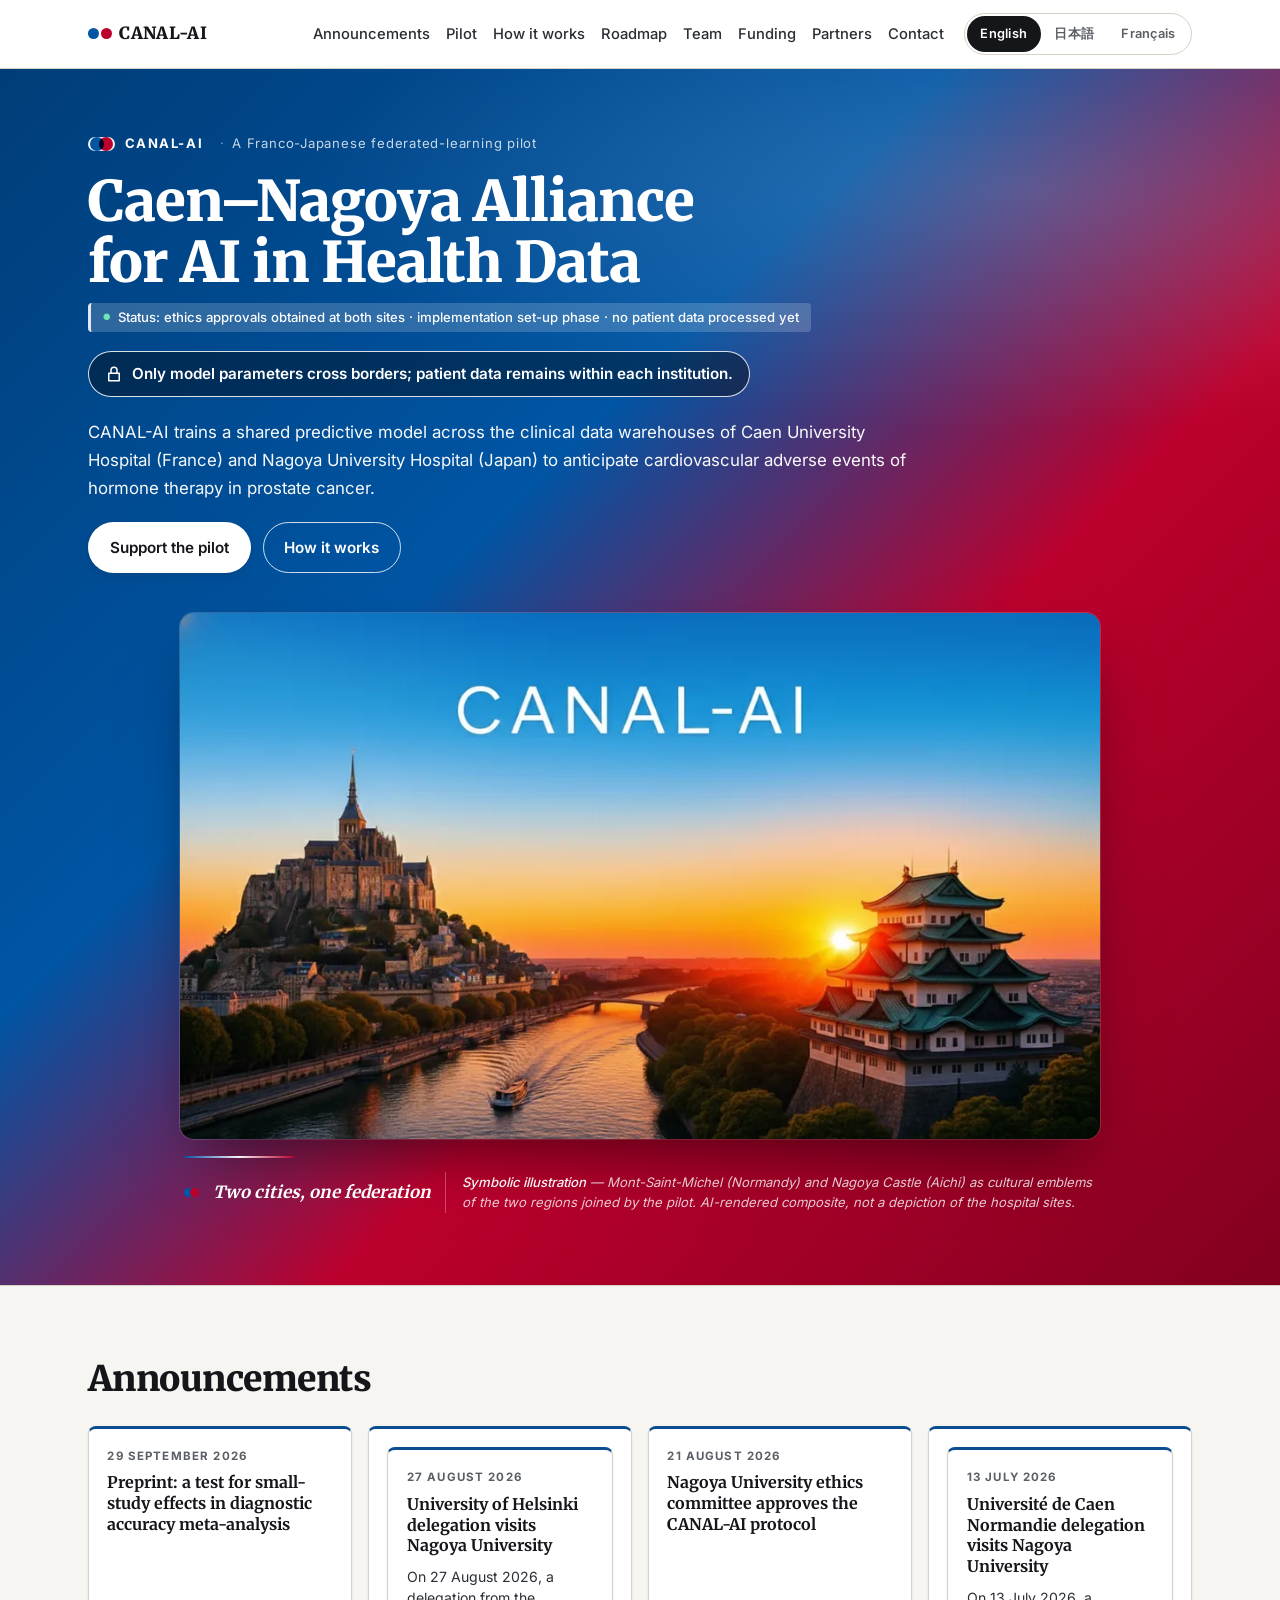
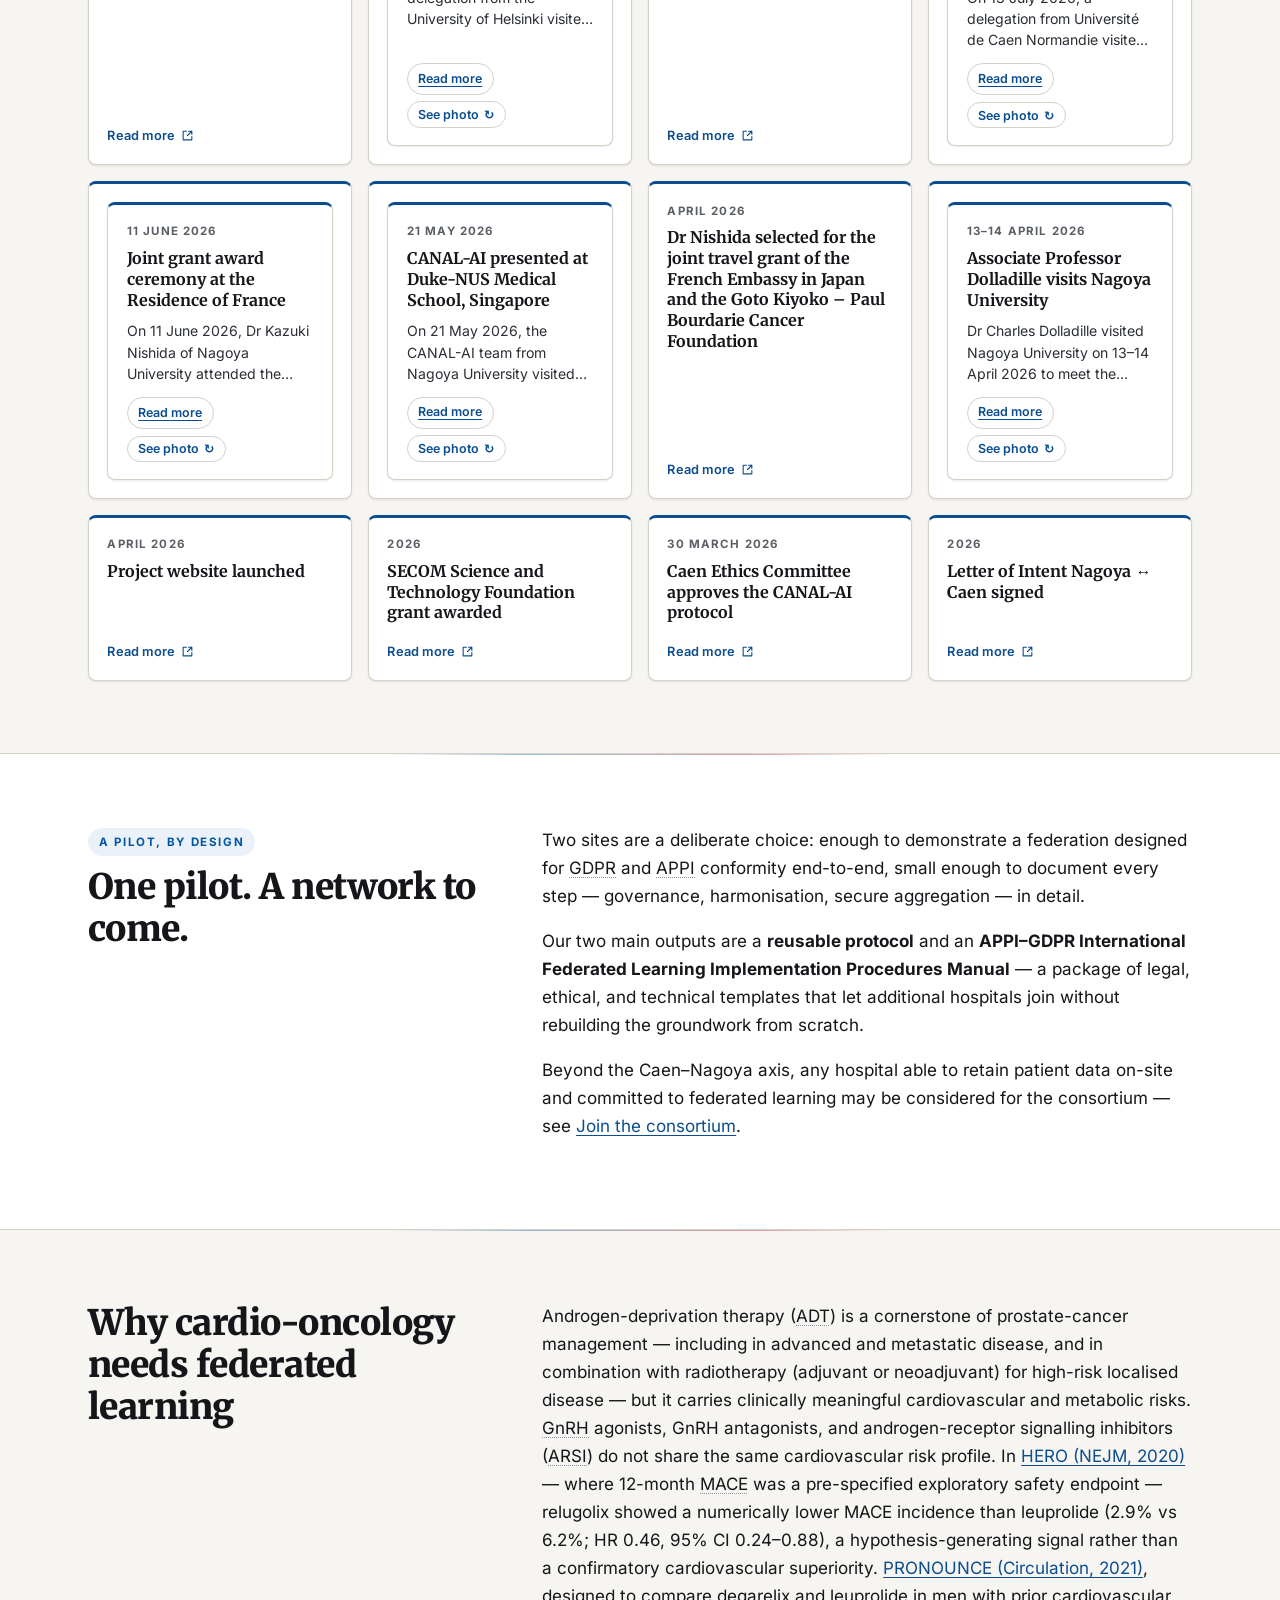
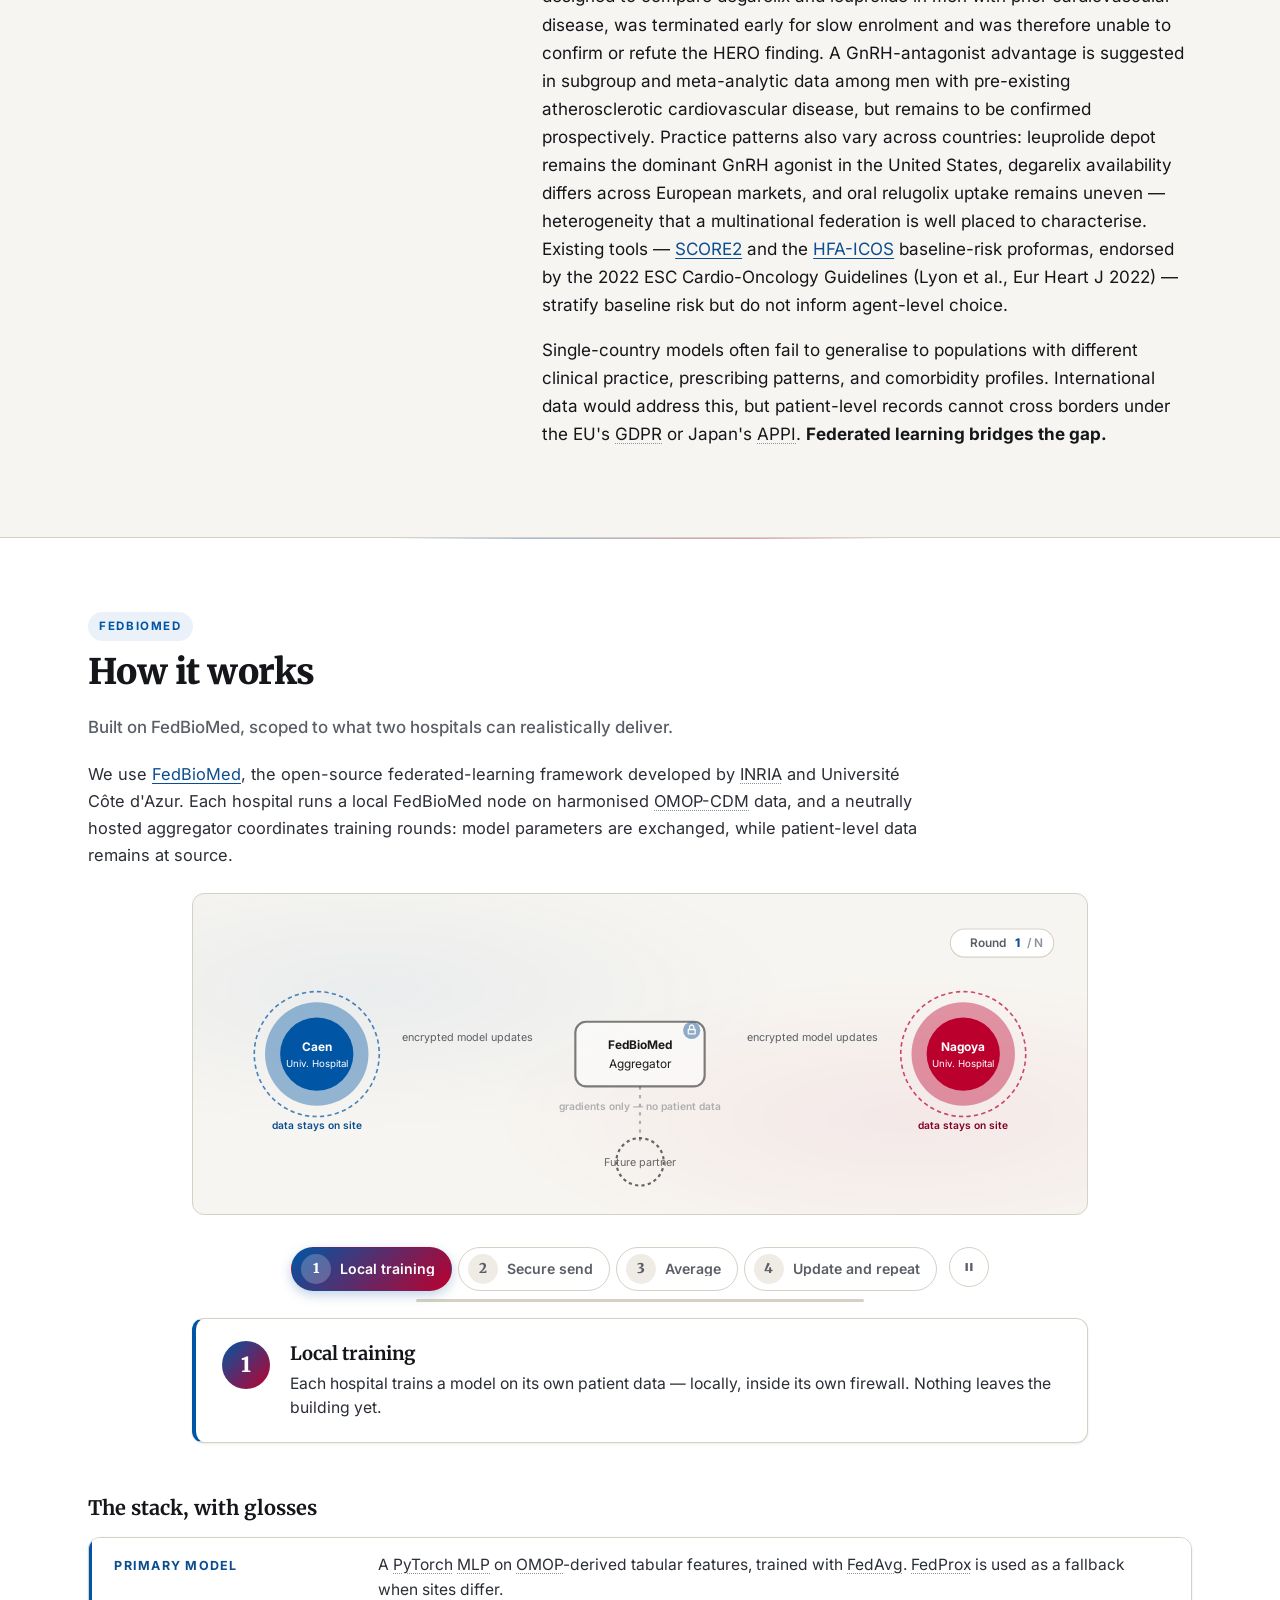
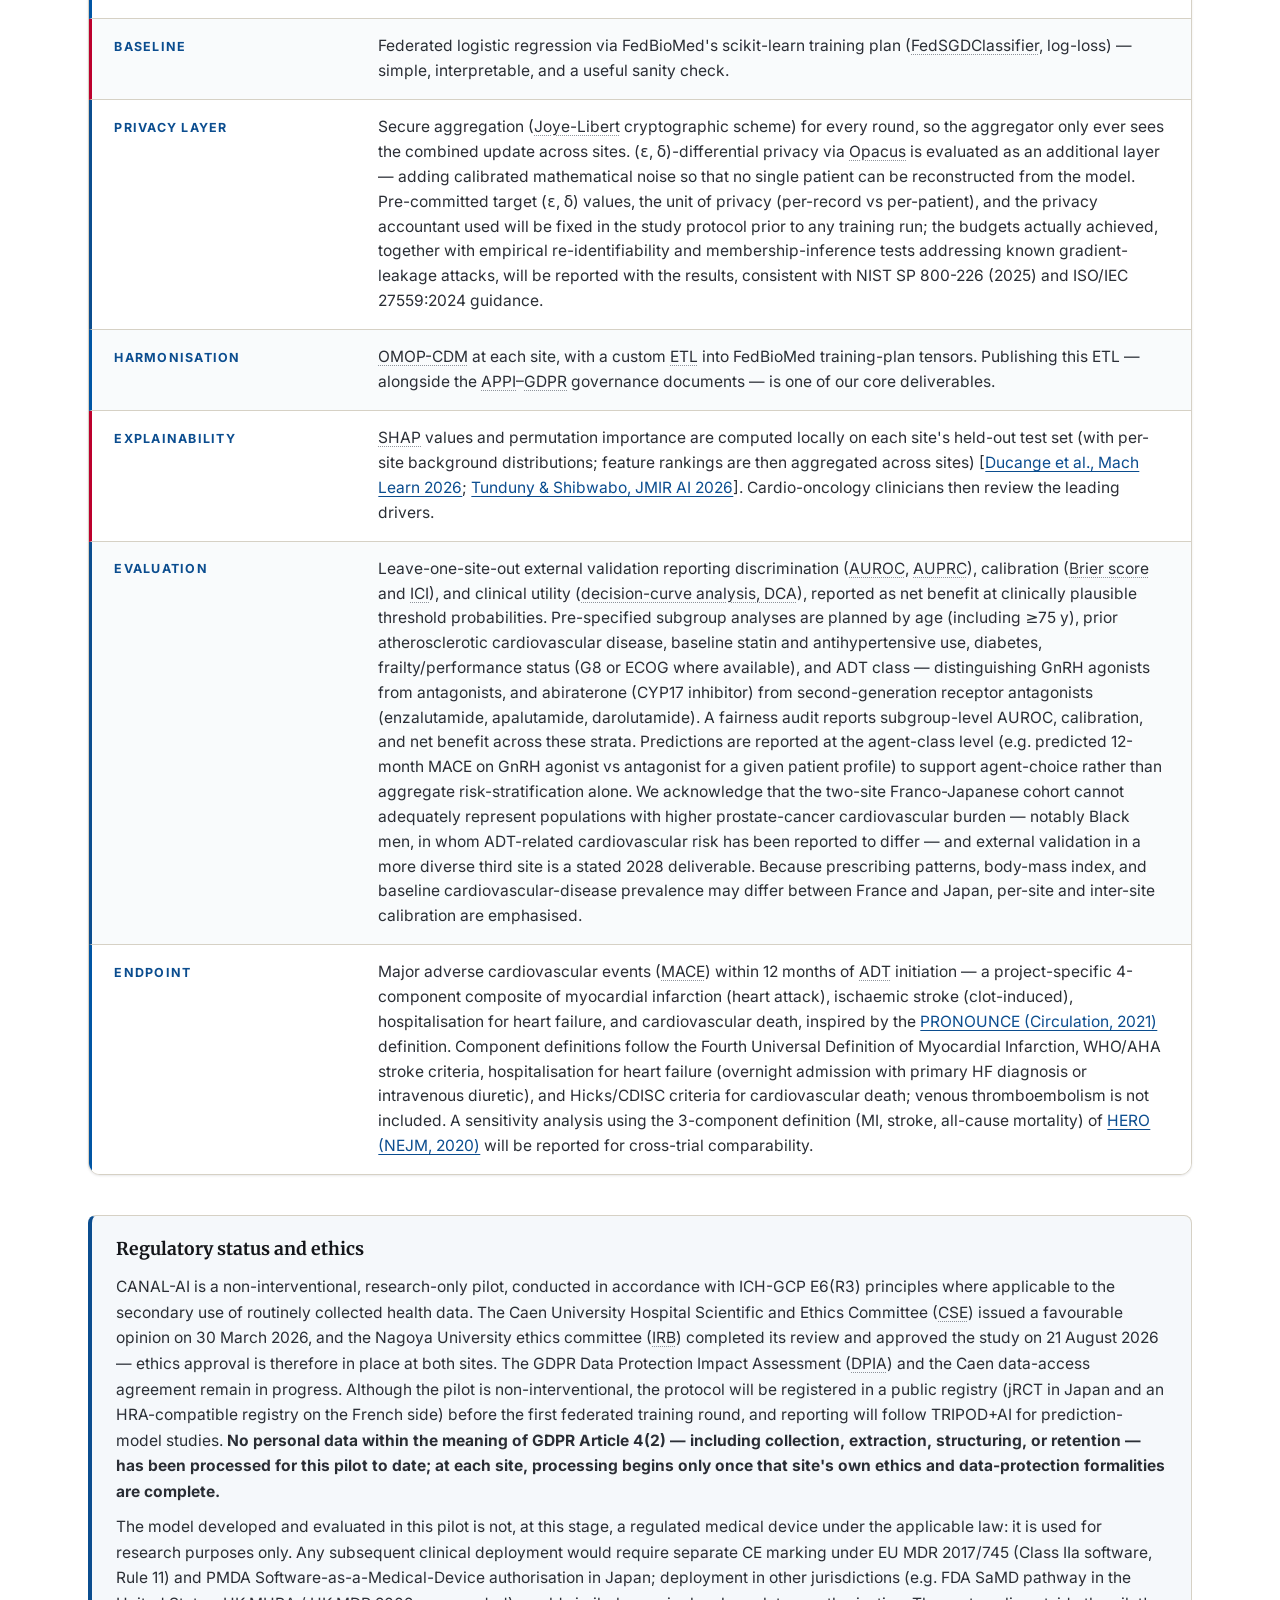
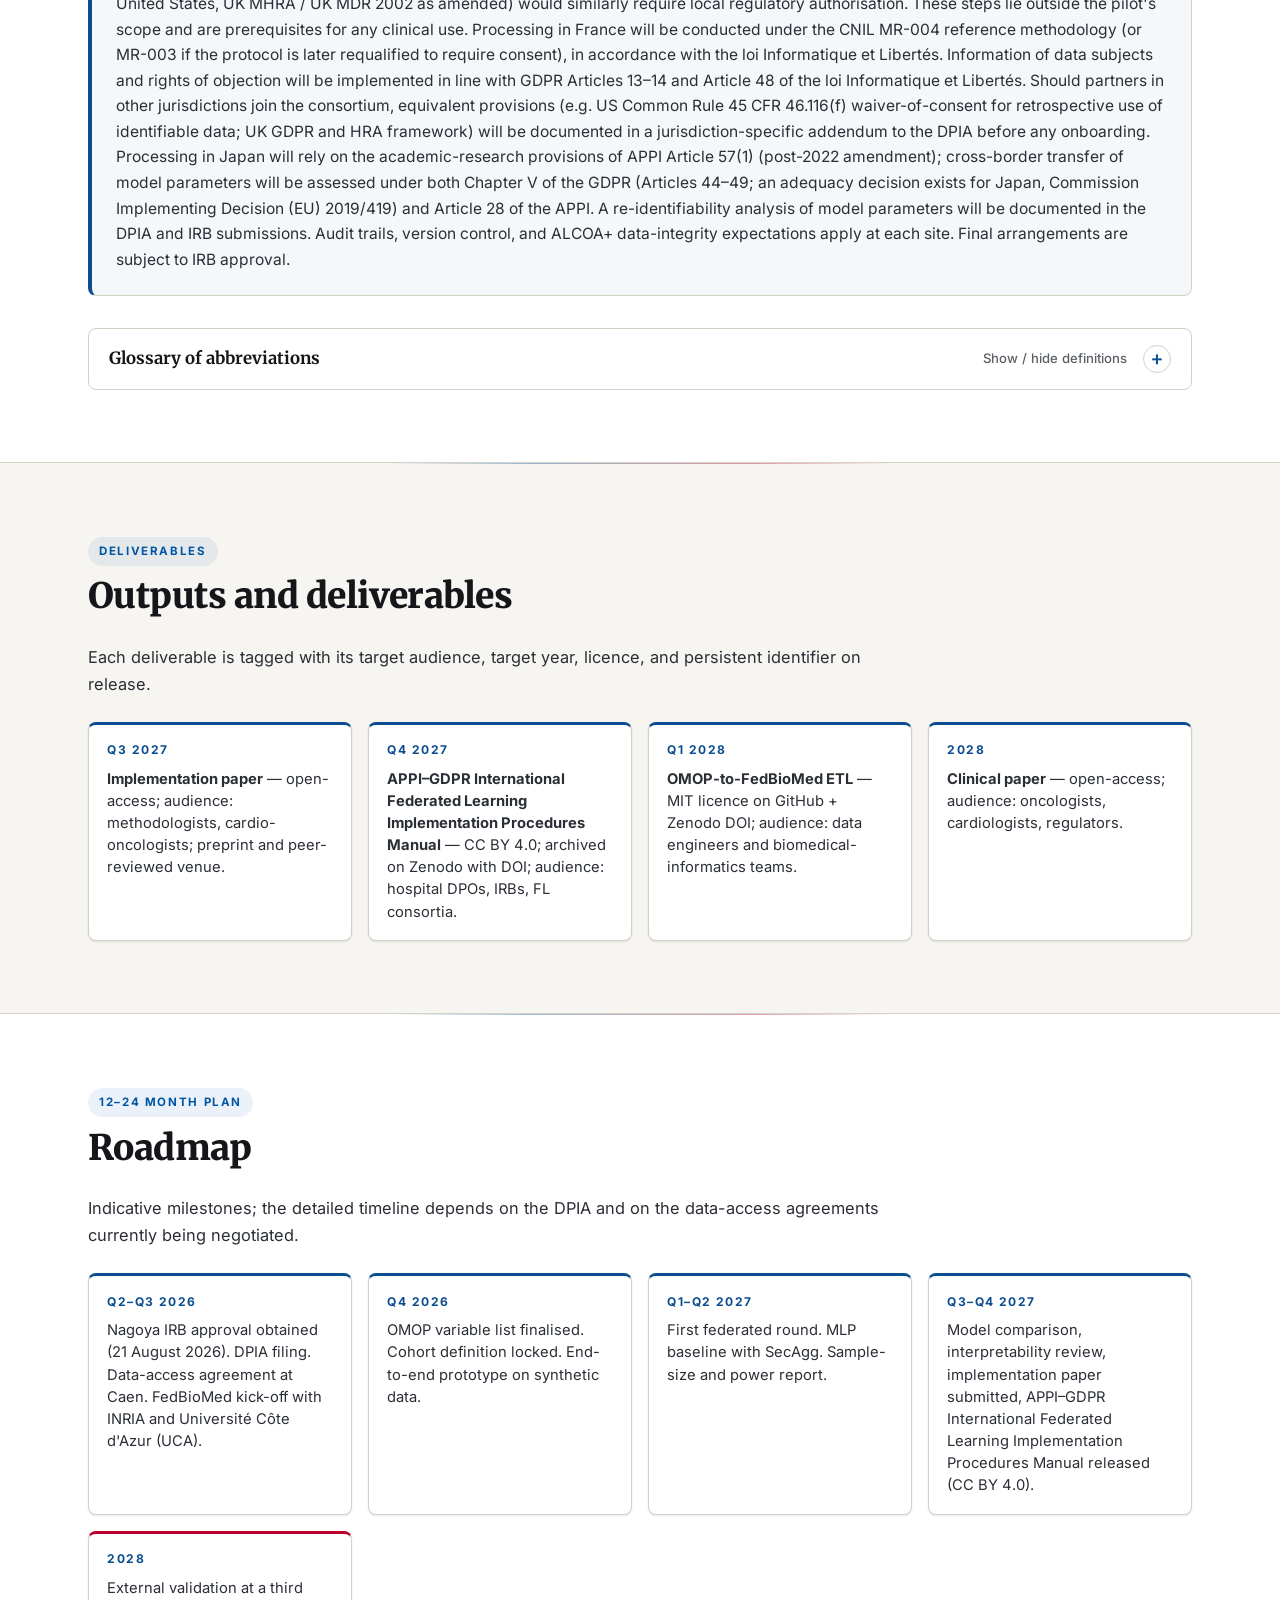
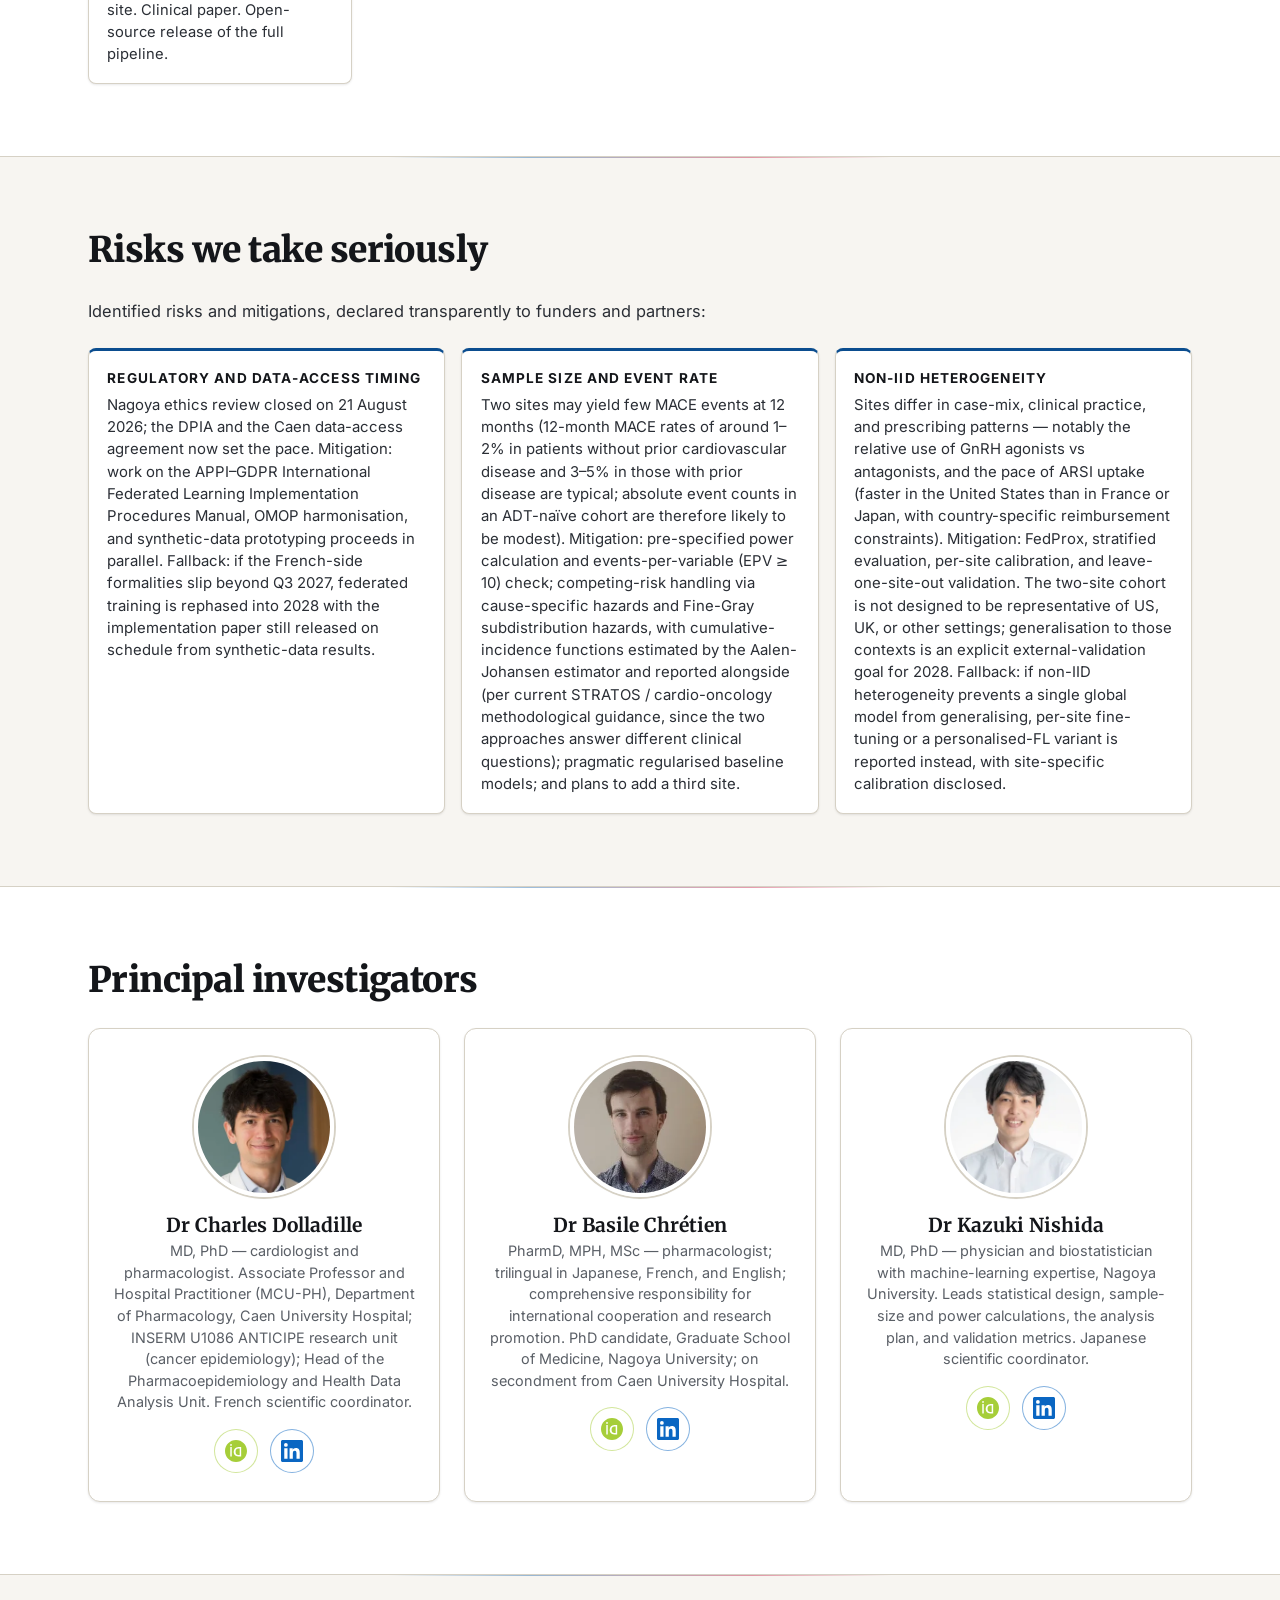
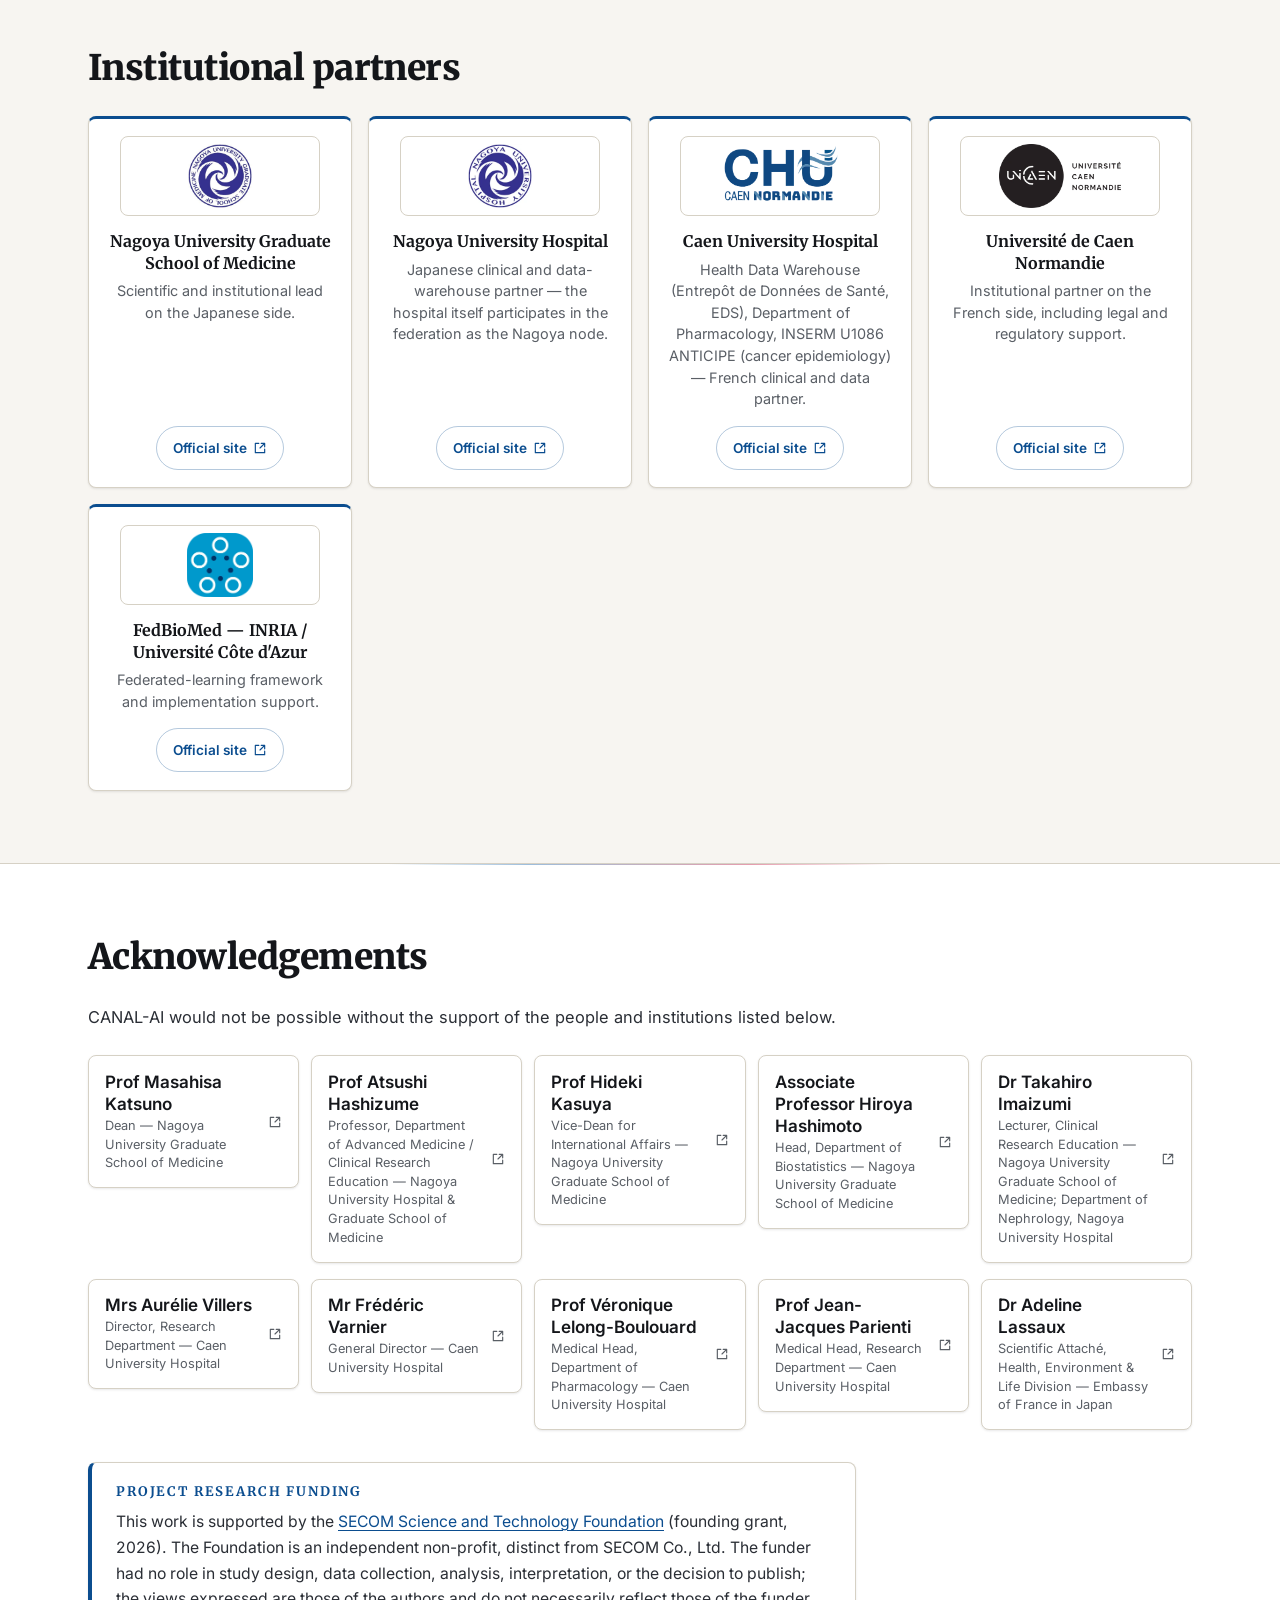
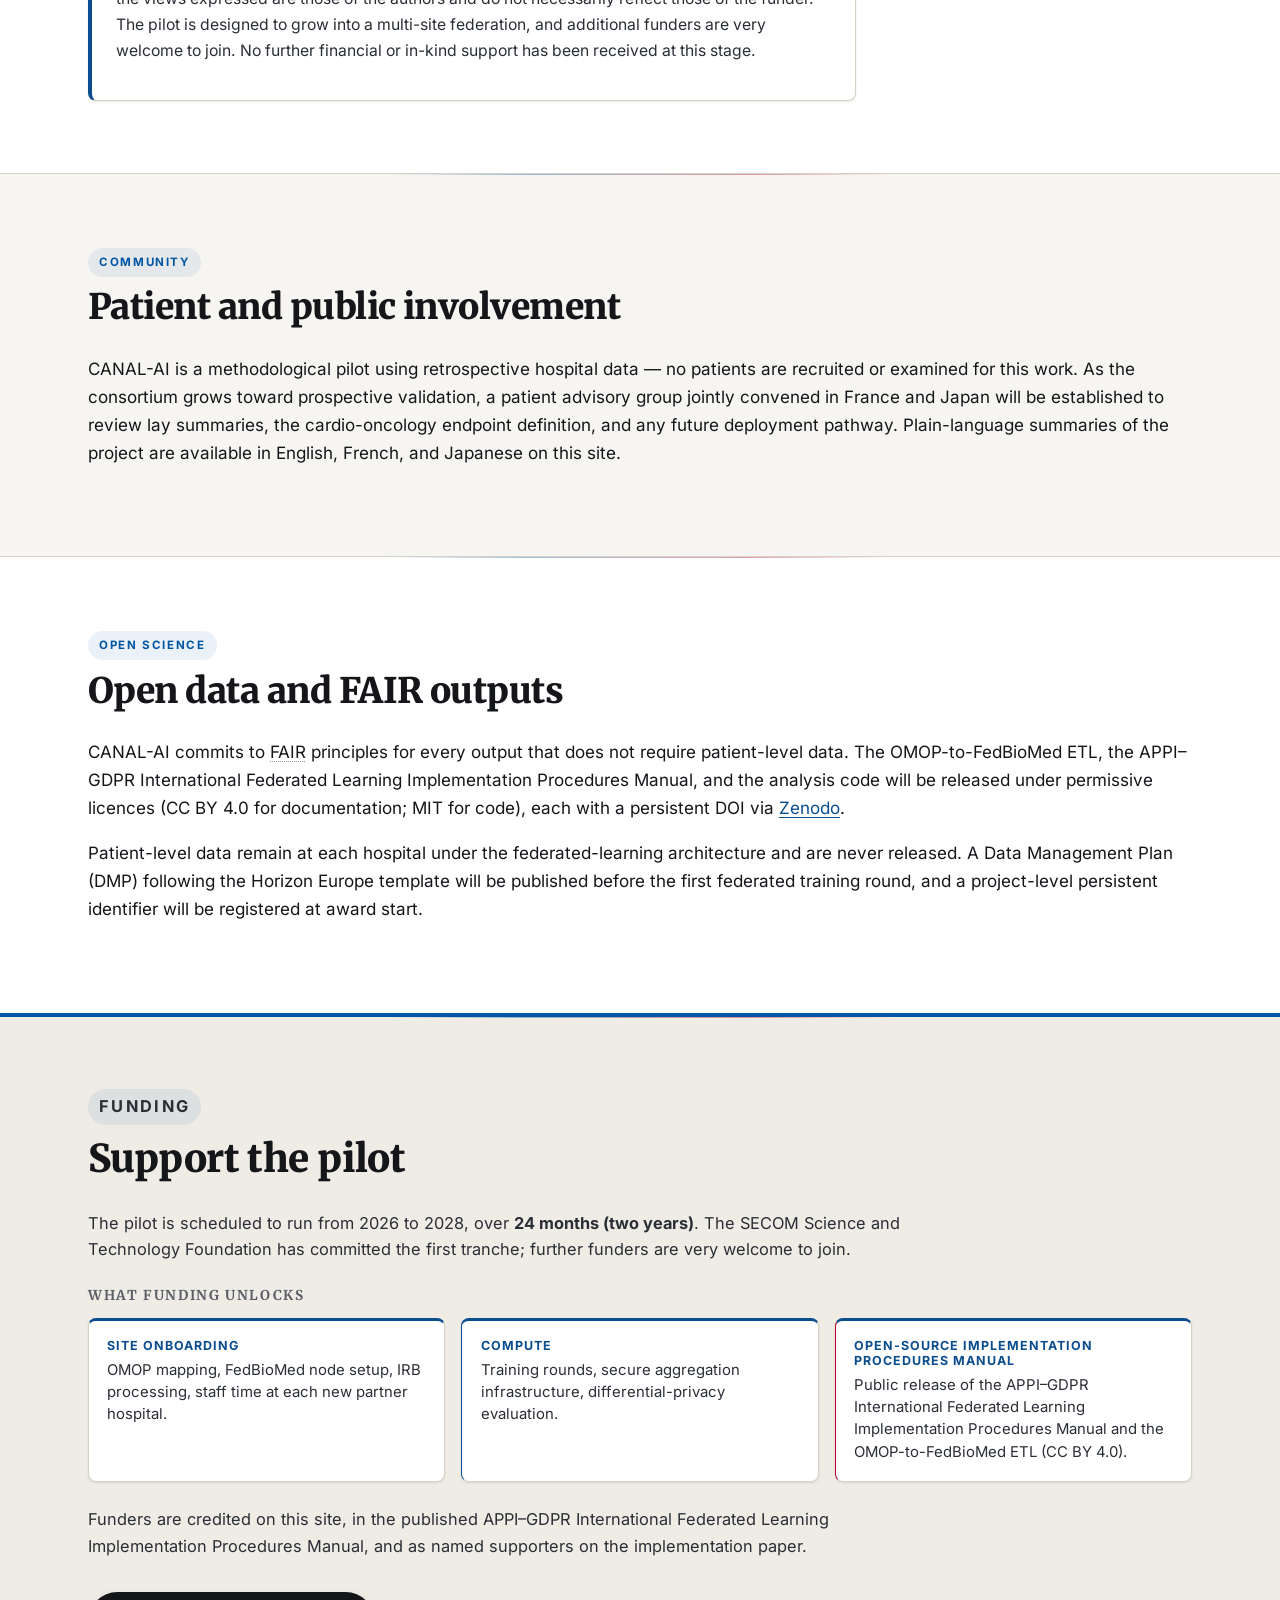
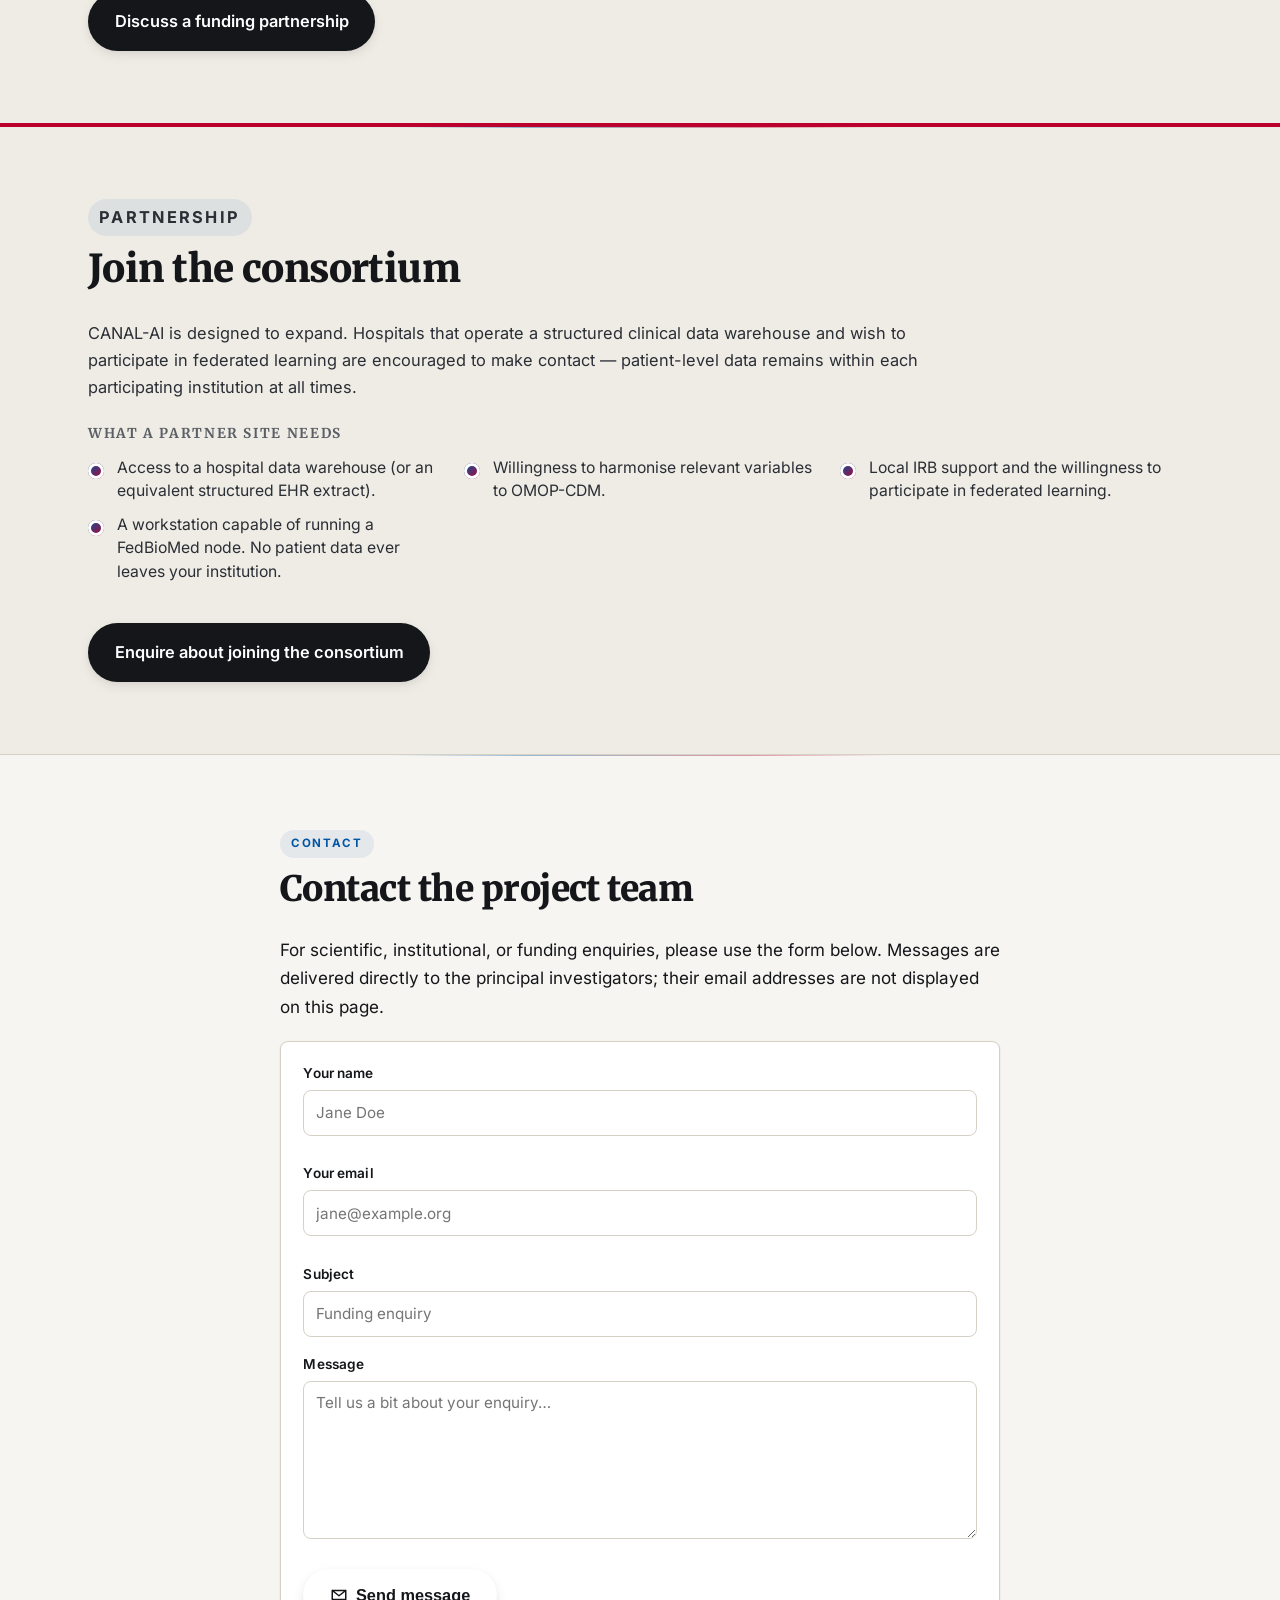
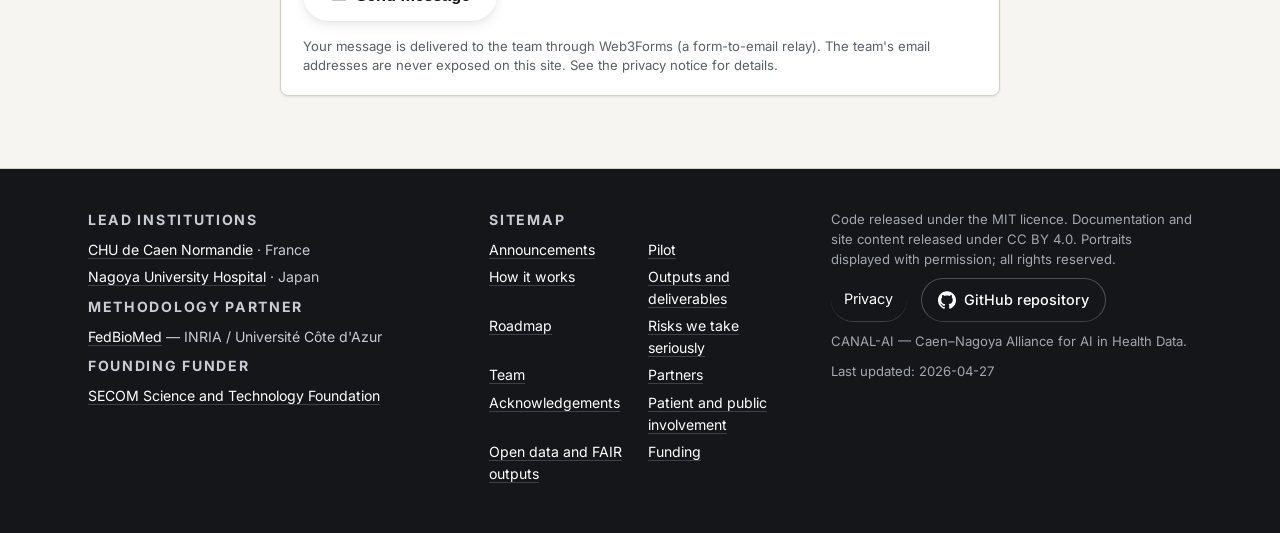
<file: site/index.html>
<!doctype html>
<html lang="en">
<head>
<meta charset="utf-8">
<meta name="viewport" content="width=device-width, initial-scale=1">
<title>CANAL-AI — Caen-Nagoya Alliance for AI in Health Data</title>
<meta name="description" content="Franco-Japanese federated-learning pilot (FedBioMed) between Caen and Nagoya University Hospitals — predicting cardiovascular events of androgen-deprivation therapy (ADT) in prostate cancer, with patient data never leaving its site of origin.">

<link rel="canonical" href="https://canal-ai.org/">

<!-- Open Graph -->
<meta property="og:type" content="website">
<meta property="og:site_name" content="CANAL-AI">
<meta property="og:title" content="CANAL-AI — Federated AI across frontiers">
<meta property="og:description" content="A Franco-Japanese alliance for federated learning between hospitals. Patient data never crosses the border — only the model does. First pilot: cardio-oncology, between Caen and Nagoya University Hospitals.">
<meta property="og:url" content="https://canal-ai.org/">
<meta property="og:image" content="https://canal-ai.org/assets/photos/og-card.jpg">
<meta property="og:image:width" content="1200">
<meta property="og:image:height" content="630">
<meta property="og:image:alt" content="CANAL-AI — Federated AI across frontiers. Patient data never crosses the border. Only the model does.">
<meta property="og:locale" content="en_US">
<meta property="og:locale:alternate" content="ja_JP">
<meta property="og:locale:alternate" content="fr_FR">

<!-- Twitter / X -->
<meta name="twitter:card" content="summary_large_image">
<meta name="twitter:title" content="CANAL-AI — Federated AI across frontiers">
<meta name="twitter:description" content="A Franco-Japanese alliance for federated learning between hospitals. Patient data never crosses the border — only the model does. First pilot: cardio-oncology, between Caen and Nagoya University Hospitals.">
<meta name="twitter:image" content="https://canal-ai.org/assets/photos/og-card.jpg">
<meta name="twitter:image:alt" content="CANAL-AI — Federated AI across frontiers. Patient data never crosses the border. Only the model does.">

<!-- Self-hosted fonts (GDPR — no third-party CDN) -->
<link rel="stylesheet" href="assets/fonts/fonts.css">
<link rel="stylesheet" href="assets/style.css">

<!-- Preload hero LCP image for faster paint -->
<link rel="preload" as="image" type="image/webp"
      href="assets/photos/CANAL_AI_Normandie.webp" fetchpriority="high">
<link rel="icon" href="data:image/svg+xml,%3Csvg xmlns='http://www.w3.org/2000/svg' viewBox='0 0 64 64'%3E%3Ccircle cx='20' cy='32' r='14' fill='%230055A4'/%3E%3Ccircle cx='44' cy='32' r='14' fill='%23BC002D'/%3E%3C/svg%3E">

<!-- Structured data -->
<script type="application/ld+json">
{
  "@context": "https://schema.org",
  "@type": "ResearchProject",
  "name": "CANAL-AI",
  "alternateName": "Caen-Nagoya Alliance for AI in Health Data",
  "url": "https://canal-ai.org/",
  "description": "Franco-Japanese federated-learning pilot predicting cardiovascular events of androgen-deprivation therapy in prostate cancer.",
  "funder": { "@type": "Organization", "name": "SECOM", "url": "https://www.secom.co.jp/" },
  "member": [
    { "@type": "Person", "name": "Basile Chrétien", "identifier": "https://orcid.org/0000-0002-7483-2489" },
    { "@type": "Person", "name": "Charles Dolladille", "identifier": "https://orcid.org/0000-0003-0449-6261" },
    { "@type": "Person", "name": "Kazuki Nishida", "identifier": "https://orcid.org/0000-0003-0367-8557" }
  ],
  "parentOrganization": [
    { "@type": "Hospital", "name": "Caen University Hospital", "url": "https://www.chu-caen.fr/" },
    { "@type": "Hospital", "name": "Nagoya University Hospital", "url": "https://www.med.nagoya-u.ac.jp/hospital/" }
  ],
  "inLanguage": ["en", "ja", "fr"]
}
</script>

<!-- PWA / iOS / theme color -->
<link rel="manifest" href="manifest.webmanifest">
<link rel="apple-touch-icon" sizes="180x180" href="assets/icons/apple-touch-icon.png">
<link rel="icon" type="image/png" sizes="32x32" href="assets/icons/favicon-32.png">
<link rel="icon" type="image/png" sizes="16x16" href="assets/icons/favicon-16.png">
<meta name="theme-color" content="#0055A4">
</head>
<body>

<!-- Skip link -->
<a class="skip-link" href="#main" data-i18n="a11y.skip">Skip to content</a>

<!-- Icon sprite -->
<svg xmlns="http://www.w3.org/2000/svg" style="display:none" aria-hidden="true">
  <symbol id="icon-orcid" viewBox="0 0 24 24">
    <path fill="currentColor" d="M12 0C5.372 0 0 5.373 0 12s5.372 12 12 12 12-5.373 12-12S18.628 0 12 0zM7.37 17.925H5.77V7.68h1.6v10.245zM6.57 6.37a.99.99 0 110-1.98.99.99 0 010 1.98zm11.06 11.555h-3.03c-3.72 0-5.09-2.45-5.09-5.12 0-2.73 1.75-5.12 5.17-5.12h2.95v10.24zm-1.6-8.77h-1.35c-2.34 0-3.17 1.7-3.17 3.65 0 2.25 1.15 3.65 3.27 3.65h1.25V9.155z"/>
  </symbol>
  <symbol id="icon-linkedin" viewBox="0 0 24 24">
    <path fill="currentColor" d="M20.447 20.452h-3.554v-5.569c0-1.328-.027-3.037-1.852-3.037-1.853 0-2.136 1.445-2.136 2.939v5.667H9.351V9h3.414v1.561h.046c.477-.9 1.637-1.852 3.37-1.852 3.601 0 4.268 2.37 4.268 5.455v6.288zM5.337 7.433a2.062 2.062 0 01-2.063-2.065 2.063 2.063 0 112.063 2.065zm1.782 13.019H3.555V9h3.564v11.452zM22.225 0H1.771C.792 0 0 .774 0 1.729v20.542C0 23.227.792 24 1.771 24h20.451C23.2 24 24 23.227 24 22.271V1.729C24 .774 23.2 0 22.222 0h.003z"/>
  </symbol>
  <symbol id="icon-mail" viewBox="0 0 24 24">
    <path fill="none" stroke="currentColor" stroke-width="2" stroke-linecap="round" stroke-linejoin="round" d="M3 6h18v12H3z M3 6l9 7 9-7"/>
  </symbol>
  <symbol id="icon-github" viewBox="0 0 24 24">
    <path fill="currentColor" d="M12 .297c-6.63 0-12 5.373-12 12 0 5.303 3.438 9.8 8.205 11.385.6.113.82-.258.82-.577 0-.285-.01-1.04-.015-2.04-3.338.724-4.042-1.61-4.042-1.61C4.422 18.07 3.633 17.7 3.633 17.7c-1.087-.744.084-.729.084-.729 1.205.084 1.838 1.236 1.838 1.236 1.07 1.835 2.809 1.305 3.495.998.108-.776.417-1.305.76-1.605-2.665-.3-5.466-1.332-5.466-5.93 0-1.31.465-2.38 1.235-3.22-.135-.303-.54-1.523.105-3.176 0 0 1.005-.322 3.3 1.23.96-.267 1.98-.399 3-.405 1.02.006 2.04.138 3 .405 2.28-1.552 3.285-1.23 3.285-1.23.645 1.653.24 2.873.12 3.176.765.84 1.23 1.91 1.23 3.22 0 4.61-2.805 5.625-5.475 5.92.42.36.81 1.096.81 2.22 0 1.606-.015 2.896-.015 3.286 0 .315.21.69.825.57C20.565 22.092 24 17.592 24 12.297c0-6.627-5.373-12-12-12"/>
  </symbol>
  <symbol id="icon-external" viewBox="0 0 24 24">
    <path fill="none" stroke="currentColor" stroke-width="2" stroke-linecap="round" stroke-linejoin="round" d="M14 4h6v6 M20 4l-8 8 M20 14v6H4V4h6"/>
  </symbol>
  <symbol id="icon-lock" viewBox="0 0 24 24">
    <path fill="none" stroke="currentColor" stroke-width="2" stroke-linecap="round" stroke-linejoin="round" d="M5 11h14v10H5z M8 11V7a4 4 0 018 0v4"/>
  </symbol>
  <symbol id="icon-menu" viewBox="0 0 24 24">
    <path fill="none" stroke="currentColor" stroke-width="2.5" stroke-linecap="round" d="M4 7h16 M4 12h16 M4 17h16"/>
  </symbol>
</svg>

<!-- Top bar -->
<header class="topbar">
  <div class="container topbar__inner">
    <a class="topbar__brand" href="#top" aria-label="CANAL-AI home">
      <span class="brand-dot brand-dot--blue" aria-hidden="true"></span>
      <span class="brand-dot brand-dot--red" aria-hidden="true"></span>
      <span class="brand-word">CANAL-AI</span>
    </a>

    <button type="button" class="nav-toggle" aria-expanded="false" aria-controls="site-nav"
            data-i18n-attr="aria-label:nav.menu" aria-label="Menu">
      <svg width="22" height="22" aria-hidden="true"><use href="#icon-menu"/></svg>
    </button>

    <nav class="topbar__nav" id="site-nav" aria-label="Primary">
      <a href="#news"    data-i18n="nav.news">Announcements</a>
      <a href="#pilot"   data-i18n="nav.pilot">Pilot</a>
      <a href="#how"     data-i18n="nav.how">How it works</a>
      <a href="#roadmap" data-i18n="nav.roadmap">Roadmap</a>
      <a href="#team"    data-i18n="nav.team">Team</a>
      <a href="#fund"    data-i18n="nav.fund">Funding</a>
      <a href="#join"    data-i18n="nav.join">Partners</a>
      <a href="#contact" data-i18n="nav.contact">Contact</a>
    </nav>

    <div class="lang" role="group"
         data-i18n-attr="aria-label:lang.switcher_label"
         aria-label="Language">
      <button type="button" data-lang-switch="en" lang="en" aria-pressed="true"
              data-i18n="lang.en">English</button>
      <button type="button" data-lang-switch="ja" lang="ja" aria-pressed="false"
              data-i18n="lang.ja">日本語</button>
      <button type="button" data-lang-switch="fr" lang="fr" aria-pressed="false"
              data-i18n="lang.fr">Français</button>
    </div>
  </div>
</header>

<main id="main">

<!-- Hero -->
<section id="top" class="hero">
  <div class="hero__bg" aria-hidden="true"></div>
  <div class="container hero__inner">
    <div class="hero__text">
      <p class="hero__brand">
        <span class="hero__brand-mark" aria-hidden="true">
          <span class="brand-dot brand-dot--blue"></span>
          <span class="brand-dot brand-dot--red"></span>
        </span>
        <span class="hero__brand-name" data-i18n="hero.title">CANAL-AI</span>
        <span class="hero__brand-eyebrow" data-i18n="hero.eyebrow">A Franco-Japanese federated-learning pilot</span>
      </p>
      <h1 class="hero__title" data-i18n="hero.tagline">Caen–Nagoya Alliance for AI in Health Data</h1>
      <p class="hero__status" data-i18n="hero.status_badge">Status: ethics approvals obtained at both sites · implementation set-up phase · no patient data processed yet</p>
      <p class="pledge">
        <svg class="pledge__icon" width="18" height="18" aria-hidden="true"><use href="#icon-lock"/></svg>
        <span data-i18n="hero.pledge">Only model parameters cross the border. Patient data never moves.</span>
      </p>
      <p class="hero__lede" data-i18n="hero.lede">We train a shared medical AI across the data warehouses of Caen University Hospital (France) and Nagoya University Hospital (Japan) to predict the cardiovascular side-effects of hormone therapy in prostate cancer.</p>
      <div class="hero__ctas">
        <a class="btn btn--primary" href="#fund" data-i18n="hero.cta_fund">Support the pilot</a>
        <a class="btn btn--ghost"   href="#how" data-i18n="hero.cta_how">How it works</a>
      </div>
    </div>
    <figure class="hero__photo">
      <picture>
        <source type="image/webp" srcset="assets/photos/CANAL_AI_Normandie.webp">
        <img src="assets/photos/CANAL_AI_Normandie-1040.jpg"
             width="1040" height="594"
             data-i18n-attr="alt:bridge.alt"
             alt="Symbolic illustration of Caen and Nagoya, the two cities of the CANAL-AI consortium, joined across a single river under a shared sunset"
             fetchpriority="high" decoding="async">
      </picture>
      <figcaption class="hero__photo-caption">
        <span class="hero__photo-rule" aria-hidden="true"></span>
        <span class="hero__photo-mark" aria-hidden="true">
          <span class="brand-dot brand-dot--blue"></span>
          <span class="brand-dot brand-dot--red"></span>
        </span>
        <span class="hero__photo-kicker" data-i18n="bridge.kicker">Two cities, one federation</span>
        <span class="hero__photo-disclosure" data-i18n-html="bridge.disclosure">Symbolic illustration — Mont-Saint-Michel (Normandy) and Nagoya Castle (Aichi) as cultural emblems of the two regions joined by the pilot. AI-rendered composite, not a depiction of the hospital sites.</span>
      </figcaption>
    </figure>
  </div>
</section>

<!-- Announcements (top of page, per Dr Nishida's review) -->
<section id="news" class="section section--band">
  <div class="container">
    <h2 data-i18n="news.title">Announcements</h2>
    <ol class="timeline">

      <!-- Methods preprint: small-study effects in diagnostic accuracy meta-analysis (arXiv) -->
      <li class="timeline__item">
        <a class="timeline__link" href="news.html?id=preprint" data-blank-ja="true">
          <time class="timeline__date" data-i18n="news.preprint_date">29 September 2026</time>
          <h3 class="timeline__title" data-i18n="news.preprint_title">Preprint: a test for small-study effects in diagnostic accuracy meta-analysis</h3>
          <span class="timeline__cta">
            <span data-i18n="news.read_more">Read more</span>
            <svg width="13" height="13" aria-hidden="true"><use href="#icon-external"/></svg>
          </span>
        </a>
      </li>

      <!-- University of Helsinki delegation visit to Nagoya (flip card with photo) -->
      <li class="timeline__flip" data-flip-state="auto">
        <div class="timeline__flip-inner">
          <div class="timeline__flip-face timeline__flip-face--front">
            <time class="timeline__date" data-i18n="news.helsinki_date">27 August 2026</time>
            <h3 class="timeline__title" data-i18n="news.helsinki_title">University of Helsinki delegation visits Nagoya University</h3>
            <p class="timeline__body" data-i18n="news.helsinki_body">On 27 August 2026, a delegation from the University of Helsinki visited Nagoya University. CANAL-AI was presented as part of the programme, and the two sides are now planning to work together on the project. The day closed with a dinner bringing the Finnish delegation together with their Nagoya University hosts.</p>
            <div class="timeline__flip-controls">
              <a class="timeline__flip-link" href="news.html?id=helsinki" data-blank-ja="true"
                 data-i18n="news.visit_read_more">Read more</a>
              <button type="button" class="timeline__flip-link timeline__flip-link--icon" data-action="flip"
                      data-i18n="news.visit_see_photo">See photo</button>
            </div>
          </div>
          <div class="timeline__flip-face timeline__flip-face--back">
            <picture>
              <source type="image/webp" srcset="assets/photos/visit-helsinki.webp">
              <img src="assets/photos/visit-helsinki.jpg"
                   width="1600" height="1200" loading="lazy" decoding="async"
                   data-i18n-attr="alt:news.helsinki_alt"
                   alt="CANAL-AI presented to the University of Helsinki delegation at Nagoya University, 27 August 2026">
            </picture>
            <button type="button" class="timeline__flip-link timeline__flip-link--overlay" data-action="flip"
                    data-i18n="news.visit_see_text">Read text</button>
          </div>
        </div>
      </li>

      <!-- Nagoya University ethics committee approval -->
      <li class="timeline__item">
        <a class="timeline__link" href="news.html?id=irb" data-blank-ja="true">
          <time class="timeline__date" data-i18n="news.irb_date">21 August 2026</time>
          <h3 class="timeline__title" data-i18n="news.irb_title">Nagoya University ethics committee approves the CANAL-AI protocol</h3>
          <span class="timeline__cta">
            <span data-i18n="news.read_more">Read more</span>
            <svg width="13" height="13" aria-hidden="true"><use href="#icon-external"/></svg>
          </span>
        </a>
      </li>

      <!-- Université de Caen Normandie delegation visit to Nagoya (flip card with photo) -->
      <li class="timeline__flip" data-flip-state="auto">
        <div class="timeline__flip-inner">
          <div class="timeline__flip-face timeline__flip-face--front">
            <time class="timeline__date" data-i18n="news.caen_date">13 July 2026</time>
            <h3 class="timeline__title" data-i18n="news.caen_title">Université de Caen Normandie delegation visits Nagoya University</h3>
            <p class="timeline__body" data-i18n="news.caen_body">On 13 July 2026, a delegation from Université de Caen Normandie visited Nagoya University. The delegation — Prof. Christophe Rochais (Vice-President for Innovation), Prof. Éric Leroy du Cardonnoy (Vice-President for International Affairs), Prof. Julien Gibelin and Ms Stéphanie Gouttry (International Development Manager) — was received by the Dean of Nagoya University Graduate School of Medicine, Prof. Masahisa Katsuno, together with faculty members and the CANAL-AI team, and CANAL-AI was presented as part of the programme. The visit strengthened the growing partnership between the two universities that is at the heart of the project.</p>
            <div class="timeline__flip-controls">
              <a class="timeline__flip-link" href="news.html?id=caen" data-blank-ja="true"
                 data-i18n="news.visit_read_more">Read more</a>
              <button type="button" class="timeline__flip-link timeline__flip-link--icon" data-action="flip"
                      data-i18n="news.visit_see_photo">See photo</button>
            </div>
          </div>
          <div class="timeline__flip-face timeline__flip-face--back">
            <picture>
              <source type="image/webp" srcset="assets/photos/visit-caen.webp">
              <img src="assets/photos/visit-caen.jpg"
                   width="1600" height="1200" loading="lazy" decoding="async"
                   data-i18n-attr="alt:news.caen_alt"
                   alt="The Université de Caen Normandie delegation with Nagoya University faculty and the CANAL-AI team, 13 July 2026">
            </picture>
            <button type="button" class="timeline__flip-link timeline__flip-link--overlay" data-action="flip"
                    data-i18n="news.visit_see_text">Read text</button>
          </div>
        </div>
      </li>

      <!-- Grant award ceremony at the Residence of France (flip card with photo) -->
      <li class="timeline__flip" data-flip-state="auto">
        <div class="timeline__flip-inner">
          <div class="timeline__flip-face timeline__flip-face--front">
            <time class="timeline__date" data-i18n="news.award_date">11 June 2026</time>
            <h3 class="timeline__title" data-i18n="news.award_title">Joint grant award ceremony at the Residence of France</h3>
            <p class="timeline__body" data-i18n="news.award_body">On 11 June 2026, Dr Kazuki Nishida of Nagoya University attended the award ceremony and reception for the joint grant of the Embassy of France in Japan and the Goto Kiyoko – Paul Bourdarie Cancer Foundation, held at the Residence of France in Tokyo. He had the opportunity to speak directly with H.E. Béatrice Le Fraper du Hellen, Ambassador of France to Japan, Dr Adeline Lassaux (Science &amp; Technology Attaché, Embassy of France in Japan), and members of the selection committee. The grant will support an on-site research stay at Caen University Hospital, advancing the Franco-Japanese federated-learning collaboration at the heart of CANAL-AI.</p>
            <div class="timeline__flip-controls">
              <a class="timeline__flip-link" href="news.html?id=award" data-blank-ja="true"
                 data-i18n="news.visit_read_more">Read more</a>
              <button type="button" class="timeline__flip-link timeline__flip-link--icon" data-action="flip"
                      data-i18n="news.visit_see_photo">See photo</button>
            </div>
          </div>
          <div class="timeline__flip-face timeline__flip-face--back">
            <picture>
              <source type="image/webp" srcset="assets/photos/award-residence.webp">
              <img src="assets/photos/award-residence.jpg"
                   width="1600" height="1200" loading="lazy" decoding="async"
                   data-i18n-attr="alt:news.award_alt"
                   alt="Dr Kazuki Nishida with H.E. Béatrice Le Fraper du Hellen, Ambassador of France to Japan, at the Residence of France, Tokyo, 11 June 2026">
            </picture>
            <button type="button" class="timeline__flip-link timeline__flip-link--overlay" data-action="flip"
                    data-i18n="news.visit_see_text">Read text</button>
          </div>
        </div>
      </li>

      <!-- Duke-NUS visit (flip card with photo) -->
      <li class="timeline__flip" data-flip-state="auto">
        <div class="timeline__flip-inner">
          <div class="timeline__flip-face timeline__flip-face--front">
            <time class="timeline__date" data-i18n="news.dukenus_date">21 May 2026</time>
            <h3 class="timeline__title" data-i18n="news.dukenus_title">CANAL-AI presented at Duke-NUS Medical School, Singapore</h3>
            <p class="timeline__body" data-i18n="news.dukenus_body">On 21 May 2026, the CANAL-AI team from Nagoya University visited Duke-NUS Medical School in Singapore to present the CANAL-AI project and to discuss opportunities for collaboration in federated learning for health data.</p>
            <div class="timeline__flip-controls">
              <a class="timeline__flip-link" href="news.html?id=dukenus" data-blank-ja="true"
                 data-i18n="news.visit_read_more">Read more</a>
              <button type="button" class="timeline__flip-link timeline__flip-link--icon" data-action="flip"
                      data-i18n="news.visit_see_photo">See photo</button>
            </div>
          </div>
          <div class="timeline__flip-face timeline__flip-face--back">
            <picture>
              <source type="image/webp" srcset="assets/photos/visit-duke.webp">
              <img src="assets/photos/visit-duke.jpg"
                   width="1477" height="1108" loading="lazy" decoding="async"
                   data-i18n-attr="alt:news.dukenus_alt"
                   alt="The CANAL-AI team from Nagoya University with their hosts at Duke-NUS Medical School, Singapore, 21 May 2026">
            </picture>
            <button type="button" class="timeline__flip-link timeline__flip-link--overlay" data-action="flip"
                    data-i18n="news.visit_see_text">Read text</button>
          </div>
        </div>
      </li>

      <!-- Nishida joint travel grant (most recent) -->
      <li class="timeline__item">
        <a class="timeline__link" href="news.html?id=grant" data-blank-ja="true">
          <time class="timeline__date" data-i18n="news.grant_date">April 2026</time>
          <h3 class="timeline__title" data-i18n="news.grant_title">Dr Nishida selected for the joint travel grant of the French Embassy in Japan and the Goto Kiyoko – Paul Bourdarie Cancer Foundation</h3>
          <span class="timeline__cta">
            <span data-i18n="news.read_more">Read more</span>
            <svg width="13" height="13" aria-hidden="true"><use href="#icon-external"/></svg>
          </span>
        </a>
      </li>

      <!-- Charles visit (flip card with photo) -->
      <li class="timeline__flip" data-flip-state="auto">
        <div class="timeline__flip-inner">
          <div class="timeline__flip-face timeline__flip-face--front">
            <time class="timeline__date" data-i18n="news.visit_date">13–14 April 2026</time>
            <h3 class="timeline__title" data-i18n="news.visit_title">Dr Dolladille visits Nagoya University</h3>
            <p class="timeline__body" data-i18n="news.visit_body">Dr Charles Dolladille visited Nagoya University on 13 and 14 April 2026 to meet the CANAL-AI team on site. On day 2, Adeline Lassaux and Sonia Ciechelski from the French Embassy in Japan joined the discussions about the project and the cooperation opportunities that follow from it.</p>
            <div class="timeline__flip-controls">
              <a class="timeline__flip-link" href="news.html?id=visit" data-blank-ja="true"
                 data-i18n="news.visit_read_more">Read more</a>
              <button type="button" class="timeline__flip-link timeline__flip-link--icon" data-action="flip"
                      data-i18n="news.visit_see_photo">See photo</button>
            </div>
          </div>
          <div class="timeline__flip-face timeline__flip-face--back">
            <picture>
              <source type="image/webp" srcset="assets/photos/visit-nagoya.webp">
              <img src="assets/photos/visit-nagoya.jpg"
                   width="1600" height="1200" loading="lazy" decoding="async"
                   data-i18n-attr="alt:news.visit_alt"
                   alt="Dr Charles Dolladille with the CANAL-AI team — including Dr Nishida — at Nagoya University, 13 April 2026">
            </picture>
            <button type="button" class="timeline__flip-link timeline__flip-link--overlay" data-action="flip"
                    data-i18n="news.visit_see_text">Read text</button>
          </div>
        </div>
      </li>

      <li class="timeline__item">
        <a class="timeline__link" href="news.html?id=website" data-blank-ja="true">
          <time class="timeline__date" data-i18n="news.item4_date">April 2026</time>
          <h3 class="timeline__title" data-i18n="news.item4_title">Project website launched</h3>
          <span class="timeline__cta">
            <span data-i18n="news.read_more">Read more</span>
            <svg width="13" height="13" aria-hidden="true"><use href="#icon-external"/></svg>
          </span>
        </a>
      </li>

      <li class="timeline__item">
        <a class="timeline__link" href="news.html?id=secom" data-blank-ja="true">
          <time class="timeline__date" data-i18n="news.item3_date">2026</time>
          <h3 class="timeline__title" data-i18n="news.item3_title">SECOM Science and Technology Foundation grant awarded</h3>
          <span class="timeline__cta">
            <span data-i18n="news.read_more">Read more</span>
            <svg width="13" height="13" aria-hidden="true"><use href="#icon-external"/></svg>
          </span>
        </a>
      </li>

      <li class="timeline__item">
        <a class="timeline__link" href="news.html?id=ethics" data-blank-ja="true">
          <time class="timeline__date" data-i18n="news.item1_date">30 March 2026</time>
          <h3 class="timeline__title" data-i18n="news.item1_title">Caen Ethics Committee approves the CANAL-AI protocol</h3>
          <span class="timeline__cta">
            <span data-i18n="news.read_more">Read more</span>
            <svg width="13" height="13" aria-hidden="true"><use href="#icon-external"/></svg>
          </span>
        </a>
      </li>

      <li class="timeline__item">
        <a class="timeline__link" href="news.html?id=loi" data-blank-ja="true">
          <time class="timeline__date" data-i18n="news.item2_date">2026</time>
          <h3 class="timeline__title" data-i18n="news.item2_title">Letter of Intent Nagoya ↔ Caen signed</h3>
          <span class="timeline__cta">
            <span data-i18n="news.read_more">Read more</span>
            <svg width="13" height="13" aria-hidden="true"><use href="#icon-external"/></svg>
          </span>
        </a>
      </li>

    </ol>
  </div>
</section>

<!-- Pilot → network -->
<section id="pilot" class="section">
  <div class="container section__grid">
    <div class="section__head">
      <p class="kicker" data-i18n="pilot.kicker">A pilot, by design</p>
      <h2 data-i18n="pilot.title">One pilot. A network to come.</h2>
    </div>
    <div class="section__body">
      <p data-i18n-html="pilot.p1">Two sites are a deliberate choice: enough to demonstrate a federation designed for GDPR and APPI conformity end-to-end, small enough to document every step — governance, harmonisation, secure aggregation — in detail.</p>
      <p data-i18n-html="pilot.p2">Our core deliverables are a <strong>reusable protocol</strong> and an <strong>APPI–GDPR operational blueprint</strong> that will let additional hospitals plug in without rebuilding the legal, ethical, and technical groundwork.</p>
      <p data-i18n-html="pilot.p3">Beyond Caen–Nagoya, any hospital willing to keep patient data on-site and participate in federated learning is a candidate partner — see <a href="#join">Become a partner hospital</a>.</p>
    </div>
  </div>
</section>

<!-- Why -->
<section id="why" class="section section--band">
  <div class="container section__grid">
    <div class="section__head">
      <h2 data-i18n="why.title">Why cardio-oncology needs federated learning</h2>
    </div>
    <div class="section__body">
      <p data-i18n-html="why.p1">Androgen-deprivation therapy (ADT) is a cornerstone of prostate-cancer management but carries clinically meaningful cardiovascular and metabolic risks. GnRH agonists, GnRH antagonists, and ARSI do not share the same cardiovascular risk profile; <a href="https://doi.org/10.1056/NEJMoa2004325" rel="noopener">HERO (NEJM, 2020)</a> and <a href="https://doi.org/10.1161/CIRCULATIONAHA.121.056810" rel="noopener">PRONOUNCE (Circulation, 2021)</a> are mixed, with the antagonist advantage concentrated in men with pre-existing CVD.</p>
      <p data-i18n-html="why.p2">Single-country models fail to generalise across populations with different practices. International data is the answer; GDPR and APPI are the barrier. <strong>Federated learning is the bridge.</strong></p>
    </div>
  </div>
</section>

<!-- How it works -->
<section id="how" class="section">
  <div class="container">
    <p class="kicker">FedBioMed</p>
    <h2 data-i18n="how.title">How it works</h2>
    <p class="section__subtitle" data-i18n="how.subtitle">Built on FedBioMed, scoped to what two hospitals can actually ship.</p>
    <p class="section__lede" data-i18n-html="how.p1">We will use FedBioMed, the open-source federated-learning framework developed by INRIA and Université Côte d'Azur. Each hospital runs a local FedBioMed node on harmonised OMOP-CDM data. An aggregator at a neutral location coordinates training rounds — parameters travel, data do not.</p>

    <!-- Federated-learning story: diagram + phased explanation -->
    <div class="fed-story" data-phase="1" aria-roledescription="carousel" aria-label="How the federation works">
      <figure class="fed-diagram" aria-label="Federated learning diagram">
        <svg viewBox="0 0 800 260" role="img" aria-labelledby="fed-diagram-title fed-diagram-desc">
          <title id="fed-diagram-title" data-i18n="how.diagram_title">Federated-learning architecture</title>
          <desc id="fed-diagram-desc" data-i18n="how.diagram_desc">Caen and Nagoya University Hospitals each run a local FedBioMed node; encrypted model updates travel to a central aggregator and back; patient data never leaves either site.</desc>
          <defs>
            <linearGradient id="gradBlueRed" x1="0" x2="1" y1="0" y2="0">
              <stop offset="0"   stop-color="#0055A4"/>
              <stop offset="1"   stop-color="#BC002D"/>
            </linearGradient>
          </defs>

          <line class="fed-line fed-line--caen"   x1="140" y1="130" x2="340" y2="130" stroke="url(#gradBlueRed)" stroke-width="2.5"/>
          <line class="fed-line fed-line--nagoya" x1="460" y1="130" x2="660" y2="130" stroke="url(#gradBlueRed)" stroke-width="2.5"/>
          <line class="fed-line fed-line--future" x1="400" y1="160" x2="400" y2="215" stroke="#8e939b" stroke-width="2"/>

          <g class="fed-node fed-node--caen">
            <circle class="fed-node__boundary" cx="100" cy="130" r="58" fill="none" stroke="#0055A4" stroke-width="1.5" stroke-dasharray="4 3"/>
            <circle class="fed-node__halo" cx="100" cy="130" r="48" fill="#0055A4"/>
            <circle cx="100" cy="130" r="34" fill="#0055A4"/>
            <text x="100" y="127" text-anchor="middle" font-family="Inter, sans-serif" font-size="11" font-weight="700" fill="#fff" data-i18n="how.diagram_caen">Caen</text>
            <text x="100" y="142" text-anchor="middle" font-family="Inter, sans-serif" font-size="9" fill="#fff" data-i18n="how.diagram_caen_sub">Univ. Hospital</text>
            <text class="fed-node__stay" x="100" y="200" text-anchor="middle" font-family="Inter, sans-serif" font-size="9.5" font-weight="600" fill="#0b4d8f" data-i18n="how.diagram_stay">data stays on site</text>
          </g>

          <g class="fed-node fed-node--nagoya fed-node--delay">
            <circle class="fed-node__boundary" cx="700" cy="130" r="58" fill="none" stroke="#BC002D" stroke-width="1.5" stroke-dasharray="4 3"/>
            <circle class="fed-node__halo" cx="700" cy="130" r="48" fill="#BC002D"/>
            <circle cx="700" cy="130" r="34" fill="#BC002D"/>
            <text x="700" y="127" text-anchor="middle" font-family="Inter, sans-serif" font-size="11" font-weight="700" fill="#fff" data-i18n="how.diagram_nagoya">Nagoya</text>
            <text x="700" y="142" text-anchor="middle" font-family="Inter, sans-serif" font-size="9" fill="#fff" data-i18n="how.diagram_nagoya_sub">Univ. Hospital</text>
            <text class="fed-node__stay" x="700" y="200" text-anchor="middle" font-family="Inter, sans-serif" font-size="9.5" font-weight="600" fill="#82001f" data-i18n="how.diagram_stay">data stays on site</text>
          </g>

          <g class="fed-agg">
            <rect class="fed-agg__rect" x="340" y="100" width="120" height="60" rx="10" fill="#fff" stroke="#1a1a1a" stroke-width="2"/>
            <text x="400" y="125" text-anchor="middle" font-family="Inter, sans-serif" font-size="11" font-weight="700" fill="#1a1a1a">FedBioMed</text>
            <text x="400" y="143" text-anchor="middle" font-family="Inter, sans-serif" font-size="11" fill="#1a1a1a" data-i18n="how.diagram_agg">Aggregator</text>
            <!-- Honest-but-curious cue: aggregator sees encrypted sum only -->
            <g transform="translate(448, 108)" class="fed-agg__lock">
              <circle r="8" fill="#0b4d8f"/>
              <path d="M-3.2 -0.8h6.4v4H-3.2z M-2 -0.8v-2.2a2 2 0 014 0v2.2" fill="none" stroke="#fff" stroke-width="1.2" stroke-linecap="round" stroke-linejoin="round"/>
            </g>
            <text class="fed-agg__caption" x="400" y="182" text-anchor="middle" font-family="Inter, sans-serif" font-size="9.5" font-weight="600" fill="#5a5f66" data-i18n="how.diagram_agg_caption">gradients only — no patient data</text>
          </g>

          <g class="fed-future">
            <circle cx="400" cy="230" r="22" fill="none" stroke="#1a1a1a" stroke-width="2" stroke-dasharray="3 3"/>
            <text x="400" y="234" text-anchor="middle" font-family="Inter, sans-serif" font-size="10" fill="#1a1a1a" data-i18n="how.diagram_future">Future partner</text>
          </g>

          <!-- Outbound encrypted updates (Step 2: secure send) — padlock glyphs -->
          <g class="fed-packets fed-packets--outbound">
            <g class="fed-packet fed-packet--caen" transform="translate(140, 130)">
              <circle r="10" fill="#0055A4"/>
              <path d="M-3 -1h6v4h-6z M-2 -1v-2.2a2 2 0 014 0v2.2" fill="none" stroke="#fff" stroke-width="1.3" stroke-linecap="round" stroke-linejoin="round"/>
              <animateTransform attributeName="transform" type="translate" values="140,130;340,130" dur="2.6s" repeatCount="indefinite"/>
              <animate attributeName="opacity" values="0;1;1;0" keyTimes="0;0.1;0.85;1" dur="2.6s" repeatCount="indefinite"/>
            </g>
            <g class="fed-packet fed-packet--nagoya" transform="translate(660, 130)">
              <circle r="10" fill="#BC002D"/>
              <path d="M-3 -1h6v4h-6z M-2 -1v-2.2a2 2 0 014 0v2.2" fill="none" stroke="#fff" stroke-width="1.3" stroke-linecap="round" stroke-linejoin="round"/>
              <animateTransform attributeName="transform" type="translate" values="660,130;460,130" dur="2.6s" begin="0.4s" repeatCount="indefinite"/>
              <animate attributeName="opacity" values="0;1;1;0" keyTimes="0;0.1;0.85;1" dur="2.6s" begin="0.4s" repeatCount="indefinite"/>
            </g>
          </g>

          <!-- Return updated-model packets (Step 4: update) — padlock glyphs -->
          <g class="fed-packets fed-packets--return">
            <g class="fed-packet fed-packet--return-caen" transform="translate(340, 130)">
              <circle r="9" fill="#0055A4" opacity="0.85"/>
              <path d="M-3 -1h6v4h-6z M-2 -1v-2.2a2 2 0 014 0v2.2" fill="none" stroke="#fff" stroke-width="1.3" stroke-linecap="round" stroke-linejoin="round"/>
              <animateTransform attributeName="transform" type="translate" values="340,130;140,130" dur="2.6s" begin="1.3s" repeatCount="indefinite"/>
              <animate attributeName="opacity" values="0;0.9;0.9;0" keyTimes="0;0.1;0.85;1" dur="2.6s" begin="1.3s" repeatCount="indefinite"/>
            </g>
            <g class="fed-packet fed-packet--return-nagoya" transform="translate(460, 130)">
              <circle r="9" fill="#BC002D" opacity="0.85"/>
              <path d="M-3 -1h6v4h-6z M-2 -1v-2.2a2 2 0 014 0v2.2" fill="none" stroke="#fff" stroke-width="1.3" stroke-linecap="round" stroke-linejoin="round"/>
              <animateTransform attributeName="transform" type="translate" values="460,130;660,130" dur="2.6s" begin="1.7s" repeatCount="indefinite"/>
              <animate attributeName="opacity" values="0;0.9;0.9;0" keyTimes="0;0.1;0.85;1" dur="2.6s" begin="1.7s" repeatCount="indefinite"/>
            </g>
          </g>

          <text x="240" y="118" text-anchor="middle" font-family="Inter, sans-serif" font-size="10" fill="#5a5f66" data-i18n="how.diagram_model">encrypted model updates</text>
          <text x="560" y="118" text-anchor="middle" font-family="Inter, sans-serif" font-size="10" fill="#5a5f66" data-i18n="how.diagram_model">encrypted model updates</text>

          <!-- Round counter -->
          <g class="fed-round">
            <rect x="688" y="14" width="96" height="26" rx="13" fill="#fff" stroke="#d6d1c5" stroke-width="1"/>
            <text x="706" y="31" font-family="Inter, sans-serif" font-size="11" font-weight="600" fill="#5a5f66">
              <tspan data-i18n="how.round">Round</tspan>
              <tspan class="fed-round__n" dx="6" font-weight="800" fill="#0b4d8f">1</tspan>
              <tspan dx="4" fill="#8e939b">/ N</tspan>
            </text>
          </g>
        </svg>
      </figure>

      <div class="fed-story__controls" role="group" aria-label="Federation steps">
        <button type="button" class="fed-story__dot is-active" data-step="1" aria-current="true">
          <span class="fed-story__dot-num" aria-hidden="true">1</span>
          <span class="fed-story__dot-label" data-i18n="how.step1_title">Local training</span>
        </button>
        <button type="button" class="fed-story__dot" data-step="2">
          <span class="fed-story__dot-num" aria-hidden="true">2</span>
          <span class="fed-story__dot-label" data-i18n="how.step2_title">Secure send</span>
        </button>
        <button type="button" class="fed-story__dot" data-step="3">
          <span class="fed-story__dot-num" aria-hidden="true">3</span>
          <span class="fed-story__dot-label" data-i18n="how.step3_title">Average</span>
        </button>
        <button type="button" class="fed-story__dot" data-step="4">
          <span class="fed-story__dot-num" aria-hidden="true">4</span>
          <span class="fed-story__dot-label" data-i18n="how.step4_title">Update and repeat</span>
        </button>
        <button type="button" class="fed-story__toggle" aria-pressed="false"
                aria-label="Pause animation" data-i18n-attr="aria-label:how.story_pause">
          <svg class="fed-story__icon fed-story__icon--pause" width="14" height="14" viewBox="0 0 24 24" aria-hidden="true">
            <rect x="6" y="5" width="4" height="14" rx="1" fill="currentColor"/>
            <rect x="14" y="5" width="4" height="14" rx="1" fill="currentColor"/>
          </svg>
          <svg class="fed-story__icon fed-story__icon--play" width="14" height="14" viewBox="0 0 24 24" aria-hidden="true">
            <path d="M7 5l12 7-12 7z" fill="currentColor"/>
          </svg>
        </button>
      </div>

      <div class="fed-story__progress" aria-hidden="true"><div class="fed-story__progress-fill"></div></div>

      <div class="fed-story__stage" aria-live="polite">
        <article class="fed-story__card is-active" data-step="1">
          <span class="fed-story__num" aria-hidden="true">1</span>
          <div class="fed-story__body">
            <h3 data-i18n="how.step1_title">Local training</h3>
            <p data-i18n="how.step1">Each hospital trains a model on its own patient data — locally, inside its own firewall. Nothing leaves the building yet.</p>
          </div>
        </article>
        <article class="fed-story__card" data-step="2">
          <span class="fed-story__num" aria-hidden="true">2</span>
          <div class="fed-story__body">
            <h3 data-i18n="how.step2_title">Secure send</h3>
            <p data-i18n="how.step2">Only the resulting model parameters are sent to the FedBioMed aggregator, encrypted via Joye-Libert secure aggregation.</p>
          </div>
        </article>
        <article class="fed-story__card" data-step="3">
          <span class="fed-story__num" aria-hidden="true">3</span>
          <div class="fed-story__body">
            <h3 data-i18n="how.step3_title">Average</h3>
            <p data-i18n="how.step3">The aggregator averages parameters across sites to produce an updated shared model — no raw data, just maths.</p>
          </div>
        </article>
        <article class="fed-story__card" data-step="4">
          <span class="fed-story__num" aria-hidden="true">4</span>
          <div class="fed-story__body">
            <h3 data-i18n="how.step4_title">Update and repeat</h3>
            <p data-i18n="how.step4">The updated model returns to every hospital. After many rounds, each one holds a model that has learned from all — without any patient data ever leaving.</p>
          </div>
        </article>
      </div>
    </div>

    <h3 class="stack__title" data-i18n="how.stack_title">The stack, with glosses</h3>
    <dl class="stack">
      <div class="stack__item">
        <dt data-i18n="how.item_model_label">Primary model</dt>
        <dd data-i18n-html="how.item_model">PyTorch MLP on OMOP-derived tabular features, trained with FedAvg. FedProx as a non-IID fallback.</dd>
      </div>
      <div class="stack__item">
        <dt data-i18n="how.item_baseline_label">Baseline</dt>
        <dd data-i18n-html="how.item_baseline">Federated logistic regression via FedBioMed's scikit-learn training plan (FedSGDClassifier, log-loss).</dd>
      </div>
      <div class="stack__item">
        <dt data-i18n="how.item_privacy_label">Privacy layer</dt>
        <dd data-i18n-html="how.item_privacy">Secure aggregation (Joye-Libert). Differential privacy via OPACUS evaluated as an additional layer, with reported (ε, δ) budgets.</dd>
      </div>
      <div class="stack__item">
        <dt data-i18n="how.item_harmo_label">Harmonisation</dt>
        <dd data-i18n-html="how.item_harmo">OMOP-CDM at each site with a custom ETL. Publishing this ETL is one of our deliverables.</dd>
      </div>
      <div class="stack__item">
        <dt data-i18n="how.item_explain_label">Explainability</dt>
        <dd data-i18n-html="how.item_explain">SHAP + permutation importance, computed locally on each site's held-out cohort; rankings aggregated across sites; clinician review by cardio-oncology experts.</dd>
      </div>
      <div class="stack__item">
        <dt data-i18n="how.eval_label">Evaluation</dt>
        <dd data-i18n-html="how.eval">Leave-one-site-out validation — AUROC, AUPRC, calibration (Brier, ICI), decision-curve analysis.</dd>
      </div>
      <div class="stack__item">
        <dt data-i18n="how.endpoint_label">Endpoint</dt>
        <dd data-i18n-html="how.endpoint">Major Adverse Cardiovascular Events (<abbr aria-label="Major Adverse Cardiovascular Events">MACE</abbr>) within 12 months of <abbr aria-label="Androgen-Deprivation Therapy">ADT</abbr> initiation — a 4-point composite (myocardial infarction, ischaemic stroke, heart-failure hospitalisation, cardiovascular death) aligned with the <a href="https://doi.org/10.1056/NEJMoa2004325" rel="noopener">HERO</a> definition.</dd>
      </div>
    </dl>

    <!-- Regulatory status -->
    <div class="reg-status">
      <h3 data-i18n="reg.title">Regulatory status and ethics</h3>
      <p data-i18n-html="reg.p1"><strong>Research-use-only pilot.</strong> Caen Scientific &amp; Ethics Committee favourable opinion received 30 March 2026; Nagoya University ethics committee approval received 21 August 2026. GDPR DPIA and the Caen data-access agreement in progress. <strong>No patient data has been processed to date.</strong></p>
      <p data-i18n-html="reg.p2">Any clinical deployment would require separate CE-marking (EU MDR 2017/745, Class IIa software, Rule 11) and PMDA SaMD clearance in Japan. French processing will follow MR-003/MR-004; Japanese processing will follow APPI Article 76 — final modalities subject to IRB approval.</p>
    </div>

    <!-- Glossary -->
    <details class="glossary">
      <summary>
        <span class="glossary__title" data-i18n="glossary.title">Glossary of abbreviations</span>
        <span class="glossary__toggle" data-i18n="glossary.summary">Show / hide definitions</span>
      </summary>
      <dl class="glossary__list">
        <div class="glossary__item"><dt data-i18n="glossary.ADT_term">ADT</dt><dd data-i18n="glossary.ADT_def">Androgen-Deprivation Therapy — the hormone therapy that lowers testosterone.</dd></div>
        <div class="glossary__item"><dt data-i18n="glossary.ARSI_term">ARSI</dt><dd data-i18n="glossary.ARSI_def">Androgen-Receptor Signalling Inhibitors.</dd></div>
        <div class="glossary__item"><dt data-i18n="glossary.GnRH_term">GnRH</dt><dd data-i18n="glossary.GnRH_def">Gonadotropin-Releasing Hormone.</dd></div>
        <div class="glossary__item"><dt data-i18n="glossary.MACE_term">MACE</dt><dd data-i18n="glossary.MACE_def">Major Adverse Cardiovascular Events.</dd></div>
        <div class="glossary__item"><dt data-i18n="glossary.CVD_term">CVD</dt><dd data-i18n="glossary.CVD_def">Cardiovascular Disease.</dd></div>
        <div class="glossary__item"><dt data-i18n="glossary.OMOP_term">OMOP-CDM</dt><dd data-i18n="glossary.OMOP_def">International common data model for electronic health records.</dd></div>
        <div class="glossary__item"><dt data-i18n="glossary.ETL_term">ETL</dt><dd data-i18n="glossary.ETL_def">Extract, Transform, Load — data-engineering pipeline.</dd></div>
        <div class="glossary__item"><dt data-i18n="glossary.EDS_term">EDS</dt><dd data-i18n="glossary.EDS_def">Entrepôt de Données de Santé — Caen health-data warehouse.</dd></div>
        <div class="glossary__item"><dt data-i18n="glossary.GDPR_term">GDPR</dt><dd data-i18n="glossary.GDPR_def">EU personal-data protection regulation.</dd></div>
        <div class="glossary__item"><dt data-i18n="glossary.APPI_term">APPI</dt><dd data-i18n="glossary.APPI_def">Japanese personal-data protection law.</dd></div>
        <div class="glossary__item"><dt data-i18n="glossary.DPIA_term">DPIA</dt><dd data-i18n="glossary.DPIA_def">Data Protection Impact Assessment.</dd></div>
        <div class="glossary__item"><dt data-i18n="glossary.IRB_term">IRB</dt><dd data-i18n="glossary.IRB_def">Institutional Review Board — research ethics committee.</dd></div>
        <div class="glossary__item"><dt data-i18n="glossary.MR003_term">MR-003 / MR-004</dt><dd data-i18n="glossary.MR003_def">French CNIL reference frameworks for health-data research.</dd></div>
        <div class="glossary__item"><dt data-i18n="glossary.CE_term">CE / MDR / SaMD</dt><dd data-i18n="glossary.CE_def">EU Medical Device Regulation; Software as a Medical Device.</dd></div>
        <div class="glossary__item"><dt data-i18n="glossary.PMDA_term">PMDA</dt><dd data-i18n="glossary.PMDA_def">Japanese Pharmaceuticals and Medical Devices Agency.</dd></div>
        <div class="glossary__item"><dt data-i18n="glossary.FL_term">Federated learning</dt><dd data-i18n="glossary.FL_def">Training across sites by exchanging model parameters, not data.</dd></div>
        <div class="glossary__item"><dt data-i18n="glossary.FedBioMed_term">FedBioMed</dt><dd data-i18n="glossary.FedBioMed_def">INRIA / UCA open-source federated-learning framework.</dd></div>
        <div class="glossary__item"><dt data-i18n="glossary.FedAvg_term">FedAvg</dt><dd data-i18n="glossary.FedAvg_def">Standard federated averaging algorithm.</dd></div>
        <div class="glossary__item"><dt data-i18n="glossary.FedProx_term">FedProx</dt><dd data-i18n="glossary.FedProx_def">FedAvg variant robust to heterogeneous (non-IID) sites.</dd></div>
        <div class="glossary__item"><dt data-i18n="glossary.SecAgg_term">SecAgg (Joye-Libert)</dt><dd data-i18n="glossary.SecAgg_def">Cryptographic sum of encrypted updates.</dd></div>
        <div class="glossary__item"><dt data-i18n="glossary.OPACUS_term">OPACUS</dt><dd data-i18n="glossary.OPACUS_def">PyTorch differential-privacy library (DP-SGD).</dd></div>
        <div class="glossary__item"><dt data-i18n="glossary.SHAP_term">SHAP</dt><dd data-i18n="glossary.SHAP_def">SHapley Additive exPlanations — feature-importance scores.</dd></div>
        <div class="glossary__item"><dt data-i18n="glossary.AUROC_term">AUROC / AUPRC</dt><dd data-i18n="glossary.AUROC_def">Area under ROC / precision-recall curves — discrimination metrics.</dd></div>
        <div class="glossary__item"><dt data-i18n="glossary.Brier_term">Brier / ICI</dt><dd data-i18n="glossary.Brier_def">Calibration metrics.</dd></div>
        <div class="glossary__item"><dt data-i18n="glossary.DCA_term">DCA</dt><dd data-i18n="glossary.DCA_def">Decision Curve Analysis — clinical-utility metric.</dd></div>
      </dl>
    </details>
  </div>
</section>

<!-- Outputs and deliverables -->
<section id="outputs" class="section section--band">
  <div class="container">
    <p class="kicker" data-i18n="outputs.kicker">Deliverables</p>
    <h2 data-i18n="outputs.title">Outputs and deliverables</h2>
    <p class="section__lede" data-i18n="outputs.intro">Each deliverable is tagged with its target audience, target year, licence, and persistent identifier on release.</p>
    <ol class="roadmap">
      <li>
        <h3 class="roadmap__date" data-i18n="outputs.d1_date">Q3 2027</h3>
        <p data-i18n-html="outputs.d1_body"><strong>Methods paper</strong> — open-access; audience: methodologists, cardio-oncologists; preprint + peer-reviewed venue.</p>
      </li>
      <li>
        <h3 class="roadmap__date" data-i18n="outputs.d2_date">Q4 2027</h3>
        <p data-i18n-html="outputs.d2_body"><strong>APPI–GDPR operational framework</strong> — CC BY 4.0; archived on Zenodo with DOI; audience: hospital DPOs, IRBs, FL consortia.</p>
      </li>
      <li>
        <h3 class="roadmap__date" data-i18n="outputs.d3_date">Q1 2028</h3>
        <p data-i18n-html="outputs.d3_body"><strong>OMOP-to-FedBioMed ETL</strong> — MIT licence on GitHub + Zenodo DOI; audience: data engineers and biomedical-informatics teams.</p>
      </li>
      <li>
        <h3 class="roadmap__date" data-i18n="outputs.d4_date">2028</h3>
        <p data-i18n-html="outputs.d4_body"><strong>Clinical paper</strong> — open-access; audience: oncologists, cardiologists, regulators.</p>
      </li>
    </ol>
  </div>
</section>

<!-- Roadmap -->
<section id="roadmap" class="section">
  <div class="container">
    <p class="kicker" data-i18n="roadmap.kicker">12–24 month plan</p>
    <h2 data-i18n="roadmap.title">Roadmap</h2>
    <p class="section__lede" data-i18n="roadmap.intro">Indicative milestones; detailed timing is subject to the DPIA and convention outcomes.</p>
    <ol class="roadmap">
      <li>
        <h3 class="roadmap__date" data-i18n="roadmap.q2_2026_title">Q2–Q3 2026</h3>
        <p data-i18n="roadmap.q2_2026_body">Nagoya IRB approval obtained (21 August 2026). DPIA. Data-access convention at Caen. FedBioMed kickoff.</p>
      </li>
      <li>
        <h3 class="roadmap__date" data-i18n="roadmap.q4_2026_title">Q4 2026</h3>
        <p data-i18n="roadmap.q4_2026_body">OMOP variable list locked. Cohort definition frozen. Synthetic-data prototype end-to-end.</p>
      </li>
      <li>
        <h3 class="roadmap__date" data-i18n="roadmap.q1_2027_title">Q1–Q2 2027</h3>
        <p data-i18n="roadmap.q1_2027_body">First federated round. MLP baseline with SecAgg. Sample-size and power report.</p>
      </li>
      <li>
        <h3 class="roadmap__date" data-i18n="roadmap.q3_2027_title">Q3–Q4 2027</h3>
        <p data-i18n="roadmap.q3_2027_body">Model comparison, methods paper submitted, APPI–GDPR blueprint released.</p>
      </li>
      <li>
        <h3 class="roadmap__date" data-i18n="roadmap.y3_title">2028</h3>
        <p data-i18n="roadmap.y3_body">External validation at a third site. Clinical paper. Open-source pipeline release.</p>
      </li>
    </ol>
  </div>
</section>

<!-- Risks -->
<section id="risks" class="section section--band">
  <div class="container">
    <h2 data-i18n="risks.title">Risks we take seriously</h2>
    <p class="section__lede" data-i18n="risks.intro">Transparency with funders and partners:</p>
    <ul class="risks">
      <li>
        <h3 data-i18n="risks.r1_label">Regulatory and data-access timing</h3>
        <p data-i18n-html="risks.r1_body">Nagoya ethics review closed on 21 August 2026; the DPIA and the Caen data-access agreement now set the pace. Mitigation: blueprint work proceeds in parallel.</p>
      </li>
      <li>
        <h3 data-i18n="risks.r2_label">Sample size and event rate</h3>
        <p data-i18n-html="risks.r2_body">Two sites may yield limited MACE events at 12 months. Mitigation: power report, pragmatic baselines, plans for a third site.</p>
      </li>
      <li>
        <h3 data-i18n="risks.r3_label">Non-IID heterogeneity</h3>
        <p data-i18n="risks.r3_body">Sites differ in case-mix and practice. Mitigation: FedProx, stratified evaluation, leave-one-site-out validation.</p>
      </li>
    </ul>
  </div>
</section>

<!-- Team -->
<section id="team" class="section">
  <div class="container">
    <h2 data-i18n="team.title">Principal investigators</h2>

    <div class="team">
      <article class="person" data-person="charles">
        <picture>
          <source type="image/webp" srcset="assets/photos/charles.webp">
          <img class="person__photo" src="assets/photos/charles.png"
               width="140" height="140" loading="lazy" decoding="async"
               alt="Dr Charles Dolladille">
        </picture>
        <h3 class="person__name" data-i18n="team.charles_name">Dr Charles Dolladille</h3>
        <p class="person__aff"  data-i18n="team.charles_aff">MD, PhD — cardiologist and pharmacologist. MCU-PH, Caen University Hospital; INSERM U1086 ANTICIPE.</p>
        <ul class="person__links" aria-label="Profile links">
          <li><a href="https://orcid.org/0000-0003-0449-6261" rel="noopener noreferrer" aria-label="ORCID" data-i18n-attr="aria-label:team.orcid">
            <svg width="22" height="22" aria-hidden="true"><use href="#icon-orcid"/></svg></a></li>
          <li><a href="https://www.linkedin.com/in/charles-dolladille-30090b2b0/" rel="noopener noreferrer" aria-label="LinkedIn" data-i18n-attr="aria-label:team.linkedin">
            <svg width="22" height="22" aria-hidden="true"><use href="#icon-linkedin"/></svg></a></li>
        </ul>
      </article>

      <article class="person" data-person="basile">
        <picture>
          <source type="image/webp" srcset="assets/photos/image_Basile.webp">
          <img class="person__photo" src="assets/photos/image_Basile.jpg"
               width="140" height="140" loading="lazy" decoding="async"
               alt="Dr Basile Chrétien">
        </picture>
        <h3 class="person__name" data-i18n="team.basile_name">Dr Basile Chrétien</h3>
        <p class="person__aff"  data-i18n="team.basile_aff">PharmD, MPH, MSc — pharmacologist. PhD candidate, Nagoya University.</p>
        <ul class="person__links" aria-label="Profile links">
          <li><a href="https://orcid.org/0000-0002-7483-2489" rel="noopener noreferrer" aria-label="ORCID" data-i18n-attr="aria-label:team.orcid">
            <svg width="22" height="22" aria-hidden="true"><use href="#icon-orcid"/></svg></a></li>
          <li><a href="https://www.linkedin.com/in/basile-chretien/" rel="noopener noreferrer" aria-label="LinkedIn" data-i18n-attr="aria-label:team.linkedin">
            <svg width="22" height="22" aria-hidden="true"><use href="#icon-linkedin"/></svg></a></li>
        </ul>
      </article>

      <article class="person" data-person="nishida">
        <picture>
          <source type="image/webp" srcset="assets/photos/nishida.webp">
          <img class="person__photo" src="assets/photos/nishida.png"
               width="140" height="140" loading="lazy" decoding="async"
               alt="Dr Kazuki Nishida">
        </picture>
        <h3 class="person__name" data-i18n="team.nishida_name">Dr Kazuki Nishida</h3>
        <p class="person__aff"  data-i18n="team.nishida_aff">MD, PhD — biostatistician with machine-learning expertise, Nagoya University.</p>
        <ul class="person__links" aria-label="Profile links">
          <li><a href="https://orcid.org/0000-0003-0367-8557" rel="noopener noreferrer" aria-label="ORCID" data-i18n-attr="aria-label:team.orcid">
            <svg width="22" height="22" aria-hidden="true"><use href="#icon-orcid"/></svg></a></li>
          <li><a href="https://www.linkedin.com/in/kazuki-nishida-509bb0272/" rel="noopener noreferrer" aria-label="LinkedIn" data-i18n-attr="aria-label:team.linkedin">
            <svg width="22" height="22" aria-hidden="true"><use href="#icon-linkedin"/></svg></a></li>
        </ul>
      </article>
    </div>
  </div>
</section>

<!-- Partners -->
<section id="partners" class="section section--band">
  <div class="container">
    <h2 data-i18n="partners.title">Institutional partners</h2>
    <ul class="partners">
      <li class="partners__card">
        <div class="partners__logo-wrap">
          <picture>
            <source type="image/webp" srcset="assets/logos/nagoya-medschool.webp">
            <img class="partners__logo" src="assets/logos/nagoya-medschool.jpg" loading="lazy" decoding="async" alt="">
          </picture>
        </div>
        <h3 data-i18n="partners.nagoya_title">Nagoya University</h3>
        <p data-i18n="partners.nagoya_body">Graduate School of Medicine — scientific and institutional lead on the Japanese side.</p>
        <a class="partners__ext" href="https://www.med.nagoya-u.ac.jp/medical_E/" target="_blank" rel="noopener noreferrer">
          <span class="partners__ext-label" data-i18n="partners.visit">Official site</span>
          <svg width="14" height="14" aria-hidden="true"><use href="#icon-external"/></svg>
        </a>
      </li>
      <li class="partners__card">
        <div class="partners__logo-wrap">
          <picture>
            <source type="image/webp" srcset="assets/logos/nagoya-hospital.webp">
            <img class="partners__logo" src="assets/logos/nagoya-hospital.png" loading="lazy" decoding="async" alt="">
          </picture>
        </div>
        <h3 data-i18n="partners.nagoya_hosp_title">Nagoya University Hospital</h3>
        <p data-i18n="partners.nagoya_hosp_body">Japanese clinical and data-warehouse partner — hosts the FedBioMed node on the Nagoya side.</p>
        <a class="partners__ext" href="https://www.med.nagoya-u.ac.jp/hospital/" target="_blank" rel="noopener noreferrer">
          <span class="partners__ext-label" data-i18n="partners.visit">Official site</span>
          <svg width="14" height="14" aria-hidden="true"><use href="#icon-external"/></svg>
        </a>
      </li>
      <li class="partners__card">
        <div class="partners__logo-wrap">
          <picture>
            <source type="image/webp" srcset="assets/logos/caen-hospital.webp">
            <img class="partners__logo" src="assets/logos/caen-hospital.png" loading="lazy" decoding="async" alt="">
          </picture>
        </div>
        <h3 data-i18n="partners.caen_title">Caen University Hospital</h3>
        <p data-i18n="partners.caen_body">Entrepôt de Données de Santé, Department of Pharmacology, INSERM U1086 ANTICIPE.</p>
        <a class="partners__ext" href="https://www.chu-caen.fr/" target="_blank" rel="noopener noreferrer">
          <span class="partners__ext-label" data-i18n="partners.visit">Official site</span>
          <svg width="14" height="14" aria-hidden="true"><use href="#icon-external"/></svg>
        </a>
      </li>
      <li class="partners__card">
        <div class="partners__logo-wrap">
          <picture>
            <source type="image/webp" srcset="assets/logos/unicaen.webp">
            <img class="partners__logo" src="assets/logos/unicaen.png" loading="lazy" decoding="async" alt="">
          </picture>
        </div>
        <h3 data-i18n="partners.unicaen_title">Université de Caen Normandie</h3>
        <p data-i18n="partners.unicaen_body">Institutional partner on the French side, including legal and regulatory support.</p>
        <a class="partners__ext" href="https://www.unicaen.fr/" target="_blank" rel="noopener noreferrer">
          <span class="partners__ext-label" data-i18n="partners.visit">Official site</span>
          <svg width="14" height="14" aria-hidden="true"><use href="#icon-external"/></svg>
        </a>
      </li>
      <li class="partners__card">
        <div class="partners__logo-wrap">
          <picture>
            <source type="image/webp" srcset="assets/logos/fedbiomed.webp">
            <img class="partners__logo" src="assets/logos/fedbiomed.png" loading="lazy" decoding="async" alt="">
          </picture>
        </div>
        <h3 data-i18n="partners.fedbiomed_title">FedBioMed — INRIA / Université Côte d'Azur</h3>
        <p data-i18n="partners.fedbiomed_body">Federated-learning framework and methodological partner (in-kind).</p>
        <a class="partners__ext" href="https://fedbiomed.org/" target="_blank" rel="noopener noreferrer">
          <span class="partners__ext-label" data-i18n="partners.visit">Official site</span>
          <svg width="14" height="14" aria-hidden="true"><use href="#icon-external"/></svg>
        </a>
      </li>
    </ul>
  </div>
</section>

<!-- Acknowledgements -->
<section id="ack" class="section">
  <div class="container">
    <h2 data-i18n="ack.title">With thanks to</h2>
    <p class="section__lede" data-i18n="ack.intro">CANAL-AI would not exist without the support of the people and institutions below.</p>
    <ul class="thanks thanks--row-5">
      <li><a href="https://profs.provost.nagoya-u.ac.jp/html/100003525_en.html" target="_blank" rel="noopener noreferrer">
        <span class="thanks__name" data-i18n="ack.katsuno_name">Prof Masahisa Katsuno</span>
        <span class="thanks__role" data-i18n="ack.katsuno_role">Nagoya University</span>
        <svg class="thanks__ext" width="14" height="14" aria-hidden="true"><use href="#icon-external"/></svg>
      </a></li>
      <li><a href="https://profs.provost.nagoya-u.ac.jp/html/100010220_en.html" target="_blank" rel="noopener noreferrer">
        <span class="thanks__name" data-i18n="ack.hashizume_name">Prof Atsushi Hashizume</span>
        <span class="thanks__role" data-i18n="ack.hashizume_role">Nagoya University</span>
        <svg class="thanks__ext" width="14" height="14" aria-hidden="true"><use href="#icon-external"/></svg>
      </a></li>
      <li><a href="https://profs.provost.nagoya-u.ac.jp/html/100001494_en.html" target="_blank" rel="noopener noreferrer">
        <span class="thanks__name" data-i18n="ack.kasuya_name">Prof Hideki Kasuya</span>
        <span class="thanks__role" data-i18n="ack.kasuya_role">Nagoya University</span>
        <svg class="thanks__ext" width="14" height="14" aria-hidden="true"><use href="#icon-external"/></svg>
      </a></li>
      <li><a href="https://nagoya-biostat.jp/member/hashimoto/" target="_blank" rel="noopener noreferrer">
        <span class="thanks__name" data-i18n="ack.hashimoto_name">Associate Professor Hiroya Hashimoto</span>
        <span class="thanks__role" data-i18n="ack.hashimoto_role">Head, Department of Biostatistics — Nagoya University Graduate School of Medicine</span>
        <svg class="thanks__ext" width="14" height="14" aria-hidden="true"><use href="#icon-external"/></svg>
      </a></li>
      <li><a href="https://profs.provost.nagoya-u.ac.jp/html/100010508_ja.html" target="_blank" rel="noopener noreferrer">
        <span class="thanks__name" data-i18n="ack.imaizumi_name">Dr Takahiro Imaizumi</span>
        <span class="thanks__role" data-i18n="ack.imaizumi_role">Nagoya University</span>
        <svg class="thanks__ext" width="14" height="14" aria-hidden="true"><use href="#icon-external"/></svg>
      </a></li>
    </ul>
    <ul class="thanks thanks--row-5">
      <li><a href="https://www.chu-caen.fr/personnes/aurelie-villers/" target="_blank" rel="noopener noreferrer">
        <span class="thanks__name" data-i18n="ack.villers_name">Mrs Aurélie Villers</span>
        <span class="thanks__role" data-i18n="ack.villers_role">Caen University Hospital</span>
        <svg class="thanks__ext" width="14" height="14" aria-hidden="true"><use href="#icon-external"/></svg>
      </a></li>
      <li><a href="https://www.chu-caen.fr/personnes/frederic-varnier/" target="_blank" rel="noopener noreferrer">
        <span class="thanks__name" data-i18n="ack.varnier_name">Mr Frédéric Varnier</span>
        <span class="thanks__role" data-i18n="ack.varnier_role">Caen University Hospital</span>
        <svg class="thanks__ext" width="14" height="14" aria-hidden="true"><use href="#icon-external"/></svg>
      </a></li>
      <li><a href="https://www.chu-caen.fr/personnes/dr-veronique-lelong-boulouard/" target="_blank" rel="noopener noreferrer">
        <span class="thanks__name" data-i18n="ack.lelong_name">Prof Véronique Lelong-Boulouard</span>
        <span class="thanks__role" data-i18n="ack.lelong_role">Caen University Hospital</span>
        <svg class="thanks__ext" width="14" height="14" aria-hidden="true"><use href="#icon-external"/></svg>
      </a></li>
      <li><a href="https://www.chu-caen.fr/personnes/jean-jacques-parienti/" target="_blank" rel="noopener noreferrer">
        <span class="thanks__name" data-i18n="ack.parienti_name">Prof Jean-Jacques Parienti</span>
        <span class="thanks__role" data-i18n="ack.parienti_role">Caen University Hospital</span>
        <svg class="thanks__ext" width="14" height="14" aria-hidden="true"><use href="#icon-external"/></svg>
      </a></li>
      <li><a href="https://www.linkedin.com/in/adeline-lassaux-0934976/" target="_blank" rel="noopener noreferrer">
        <span class="thanks__name" data-i18n="ack.lassaux_name">Dr Adeline Lassaux</span>
        <span class="thanks__role" data-i18n="ack.lassaux_role">Scientific Attaché, Health, Environment &amp; Life Division — Embassy of France in Japan</span>
        <svg class="thanks__ext" width="14" height="14" aria-hidden="true"><use href="#icon-external"/></svg>
      </a></li>
    </ul>

    <div class="funding">
      <h3 data-i18n="ack.funding_title">Pilot funding</h3>
      <p data-i18n-html="ack.funding_body">SECOM is our first supporter — thank you. CANAL-AI is designed to grow into a multi-site federation, and we are actively seeking additional funders to join them.</p>
    </div>
  </div>
</section>

<!-- Patient and public involvement -->
<section id="ppi" class="section section--band">
  <div class="container">
    <p class="kicker" data-i18n="ppi.kicker">Community</p>
    <h2 data-i18n="ppi.title">Patient and public involvement</h2>
    <p data-i18n-html="ppi.body">CANAL-AI is a methodological pilot using retrospective hospital data — no patients are recruited or examined for this work. As the consortium grows toward prospective validation, a patient advisory group jointly convened in France and Japan will be established to review lay summaries, the cardio-oncology endpoint definition, and any future deployment pathway. Plain-language summaries of the project are available in English, French, and Japanese on this site.</p>
  </div>
</section>

<!-- FAIR data-management -->
<section id="fair" class="section">
  <div class="container">
    <p class="kicker" data-i18n="fair.kicker">Open science</p>
    <h2 data-i18n="fair.title">Open data and FAIR outputs</h2>
    <p data-i18n-html="fair.body1">CANAL-AI commits to <abbr title="Findable, Accessible, Interoperable, Reusable">FAIR</abbr> principles for every output that does not require patient-level data. The OMOP-to-FedBioMed ETL, the APPI–GDPR operational framework, and the analysis code will be released under permissive licences (CC BY 4.0 for documentation; MIT for code), each with a persistent DOI via <a href="https://zenodo.org/" rel="noopener noreferrer">Zenodo</a>.</p>
    <p data-i18n-html="fair.body2">Patient-level data remain at each hospital under the federated-learning architecture and are never released. A Data Management Plan (DMP) following the Horizon Europe template will be published before the first federated training round, and a project-level persistent identifier will be registered at award start.</p>
  </div>
</section>

<!-- Fund us -->
<section id="fund" class="section section--cta section--cta-fund">
  <div class="container">
    <p class="kicker" data-i18n="fund.kicker">Funding</p>
    <h2 data-i18n="fund.title">Fund the pilot</h2>
    <p data-i18n-html="fund.p1">The pilot runs 2026–2028, over <strong>24 months (two years)</strong>. SECOM has committed the first tranche; additional funders are warmly welcome.</p>

    <h3 class="fund__subtitle" data-i18n="fund.ask_title">What funding unlocks</h3>
    <ul class="fund-ask">
      <li>
        <h4 data-i18n="fund.ask_1_label">Site onboarding</h4>
        <p data-i18n="fund.ask_1_body">OMOP mapping, FedBioMed node setup, IRB processing, staff time at each partner hospital.</p>
      </li>
      <li>
        <h4 data-i18n="fund.ask_2_label">Compute</h4>
        <p data-i18n="fund.ask_2_body">Training rounds, secure aggregation infrastructure, differential-privacy evaluation.</p>
      </li>
      <li>
        <h4 data-i18n="fund.ask_3_label">Open-source blueprint</h4>
        <p data-i18n="fund.ask_3_body">Publication of the APPI–GDPR blueprint and the OMOP-to-FedBioMed ETL (CC BY 4.0).</p>
      </li>
    </ul>
    <p data-i18n="fund.p2">Funders are credited on this site, on the blueprint publication, and as named supporters on the methods paper.</p>
    <a class="btn btn--primary btn--lg"
       href="#contact"
       data-i18n="fund.cta">Talk to us about funding</a>
  </div>
</section>

<!-- Join us -->
<section id="join" class="section section--cta section--cta-join">
  <div class="container">
    <p class="kicker" data-i18n="join.kicker">Partnership</p>
    <h2 data-i18n="join.title">Become a partner hospital</h2>
    <p data-i18n="join.p1">CANAL-AI is designed to grow. If your hospital has a data warehouse and is willing to participate in federated learning, you may be a natural next node. Patient data never leaves your institution.</p>
    <h3 class="join__subtitle" data-i18n="join.what_title">What a partner site needs</h3>
    <ul class="checklist">
      <li data-i18n="join.what_1">Access to a hospital data warehouse (or an equivalent structured EHR extract).</li>
      <li data-i18n="join.what_2">Willingness to harmonise relevant variables to OMOP-CDM.</li>
      <li data-i18n="join.what_3">Local IRB support and the willingness to participate in federated learning.</li>
      <li data-i18n="join.what_4">A workstation capable of running a FedBioMed node. No patient data ever leaves your institution.</li>
    </ul>
    <a class="btn btn--primary btn--lg"
       href="#contact"
       data-i18n="join.cta">Talk to us about joining</a>
  </div>
</section>

<!-- Contact -->
<section id="contact" class="section section--band">
  <div class="container contact">
    <p class="kicker" data-i18n="contact.kicker">Contact</p>
    <h2 data-i18n="contact.title">Reach the team</h2>
    <p data-i18n="contact.body">For scientific, institutional, or funding enquiries, fill in the form below — your message will reach the three principal investigators in one email.</p>
    <form class="contact-form" id="contact-form" novalidate
          action="https://api.web3forms.com/submit" method="POST">
      <!-- Web3Forms public access key (binds submissions to the configured inbox; no addresses in this repo) -->
      <input type="hidden" name="access_key" value="62e2d6d1-0e50-42ab-b0ff-cddea5372983">
      <!-- "subject" and "from_name" are special Web3Forms fields used for the
           email Subject: header and sender display name; they're populated by
           JS at submit-time. The user-facing subject lives in the "Subject" /
           topic field below so that it ALSO appears in the email body. -->
      <input type="hidden" name="subject" value="">
      <input type="hidden" name="from_name" value="CANAL-AI contact form">
      <!-- Honeypot: hidden from real users, bots fill it → Web3Forms drops the submission -->
      <input type="checkbox" name="botcheck" class="contact-form__honey" tabindex="-1" autocomplete="off">

      <div class="contact-form__row">
        <label for="cf-name" data-i18n="contact.form_name_label">Your name</label>
        <input id="cf-name" name="name" type="text" required autocomplete="name"
               aria-describedby="cf-name-error"
               data-i18n-attr="placeholder:contact.form_name_placeholder"
               placeholder="Jane Doe">
        <span class="contact-form__field-error" id="cf-name-error" hidden></span>
      </div>
      <div class="contact-form__row">
        <label for="cf-email" data-i18n="contact.form_email_label">Your email</label>
        <input id="cf-email" name="email" type="email" required autocomplete="email"
               inputmode="email" aria-describedby="cf-email-error"
               data-i18n-attr="placeholder:contact.form_email_placeholder"
               placeholder="jane@example.org">
        <span class="contact-form__field-error" id="cf-email-error" hidden></span>
      </div>
      <div class="contact-form__row">
        <label for="cf-subject" data-i18n="contact.form_subject_label">Subject <span class="contact-form__optional" data-i18n="contact.form_subject_optional">(optional)</span></label>
        <!-- Visible to user; named "Subject_of_enquiry" so Web3Forms shows it
             in the email body (it does not echo the special "subject" field). -->
        <input id="cf-subject" name="Subject_of_enquiry" type="text"
               data-i18n-attr="placeholder:contact.form_subject_placeholder"
               placeholder="Funding enquiry">
      </div>
      <div class="contact-form__row">
        <label for="cf-message" data-i18n="contact.form_message_label">Message</label>
        <textarea id="cf-message" name="message" rows="6" required
                  enterkeyhint="send" aria-describedby="cf-message-error"
                  data-i18n-attr="placeholder:contact.form_message_placeholder"
                  placeholder="Tell us a bit about your enquiry…"></textarea>
        <span class="contact-form__field-error" id="cf-message-error" hidden></span>
      </div>
      <button type="submit" class="btn btn--primary btn--lg" id="contact-form-submit">
        <svg width="18" height="18" aria-hidden="true"><use href="#icon-mail"/></svg>
        <span data-i18n="contact.form_submit">Send message</span>
      </button>
      <p class="contact-form__note" data-i18n="contact.form_note">Your message is delivered to the team through Web3Forms. The team's email addresses are never shown on this site.</p>
      <p class="contact-form__status contact-form__status--error" id="contact-form-error" role="alert" hidden data-i18n="contact.form_error">Please fill in your name, a valid email, and a message.</p>
      <p class="contact-form__status contact-form__status--success" id="contact-form-success" role="status" hidden data-i18n="contact.form_status_success">Thank you — your message has been sent. We'll reply by email shortly.</p>
      <p class="contact-form__status contact-form__status--sending" id="contact-form-sending" role="status" hidden data-i18n="contact.form_status_sending">Sending your message…</p>
      <p class="contact-form__status contact-form__status--server-error" id="contact-form-server-error" role="alert" hidden data-i18n="contact.form_status_error">Sorry — your message could not be sent. Please try again in a moment.</p>
    </form>
  </div>
</section>

</main>

<footer class="footer">
  <div class="container footer__inner">
    <div class="footer__col footer__col--inst">
      <p class="footer__heading" data-i18n="footer.lead_heading">Lead institutions</p>
      <ul class="footer__inst-list">
        <li><a href="https://www.chu-caen.fr/" rel="noopener noreferrer">CHU de Caen Normandie</a> · France</li>
        <li><a href="https://www.med.nagoya-u.ac.jp/hospital/" rel="noopener noreferrer">Nagoya University Hospital</a> · Japan</li>
      </ul>
      <p class="footer__heading" data-i18n="footer.method_heading">Methodology partner</p>
      <ul class="footer__inst-list">
        <li><a href="https://fedbiomed.org/" rel="noopener noreferrer">FedBioMed</a> — INRIA / Université Côte d'Azur</li>
      </ul>
      <p class="footer__heading" data-i18n="footer.funder_heading">Founding funder</p>
      <ul class="footer__inst-list">
        <li><a href="https://www.secomzaidan.jp/" rel="noopener noreferrer">SECOM Science and Technology Foundation</a></li>
      </ul>
    </div>
    <div class="footer__col footer__col--map">
      <p class="footer__heading" data-i18n="footer.sitemap_heading">Sitemap</p>
      <ul class="footer__inst-list footer__inst-list--two-col">
        <li><a href="#news"     data-i18n="nav.news">Announcements</a></li>
        <li><a href="#pilot"    data-i18n="nav.pilot">Pilot</a></li>
        <li><a href="#how"      data-i18n="nav.how">How it works</a></li>
        <li><a href="#outputs"  data-i18n="outputs.title">Outputs</a></li>
        <li><a href="#roadmap"  data-i18n="nav.roadmap">Roadmap</a></li>
        <li><a href="#risks"    data-i18n="risks.title">Risks</a></li>
        <li><a href="#team"     data-i18n="nav.team">Team</a></li>
        <li><a href="#partners" data-i18n="nav.join">Partners</a></li>
        <li><a href="#ack"      data-i18n="ack.title">Acknowledgements</a></li>
        <li><a href="#ppi"      data-i18n="ppi.title">PPI</a></li>
        <li><a href="#fair"     data-i18n="fair.title">FAIR data</a></li>
        <li><a href="#fund"     data-i18n="nav.fund">Funding</a></li>
      </ul>
    </div>
    <div class="footer__col footer__col--legal">
      <p data-i18n="footer.license">Code MIT · Documentation and site content CC BY 4.0 · Portraits displayed with permission; all rights reserved.</p>
      <div class="footer__links">
        <a href="privacy.html" class="footer__link" data-i18n="footer.privacy" data-href-privacy="true">Privacy</a>
        <a href="https://github.com/BasileChretien/CANAL-AI" rel="noopener noreferrer" class="footer__repo">
          <svg width="18" height="18" aria-hidden="true"><use href="#icon-github"/></svg>
          <span data-i18n="footer.repo">GitHub repository</span>
        </a>
      </div>
      <p class="footer__small" data-i18n="footer.tagline">CANAL-AI — Caen–Nagoya Alliance for AI in Health Data.</p>
      <p class="footer__small footer__updated"><span data-i18n="footer.updated_label">Last updated:</span> 2026-04-27</p>
    </div>
  </div>
</footer>

<script src="assets/i18n.js" defer></script>

<!-- GoatCounter — privacy-friendly, cookieless analytics. See privacy.html. -->
<script data-goatcounter="https://canal-ai.goatcounter.com/count"
        async src="//gc.zgo.at/count.js"></script>

</body>
</html>
</file>
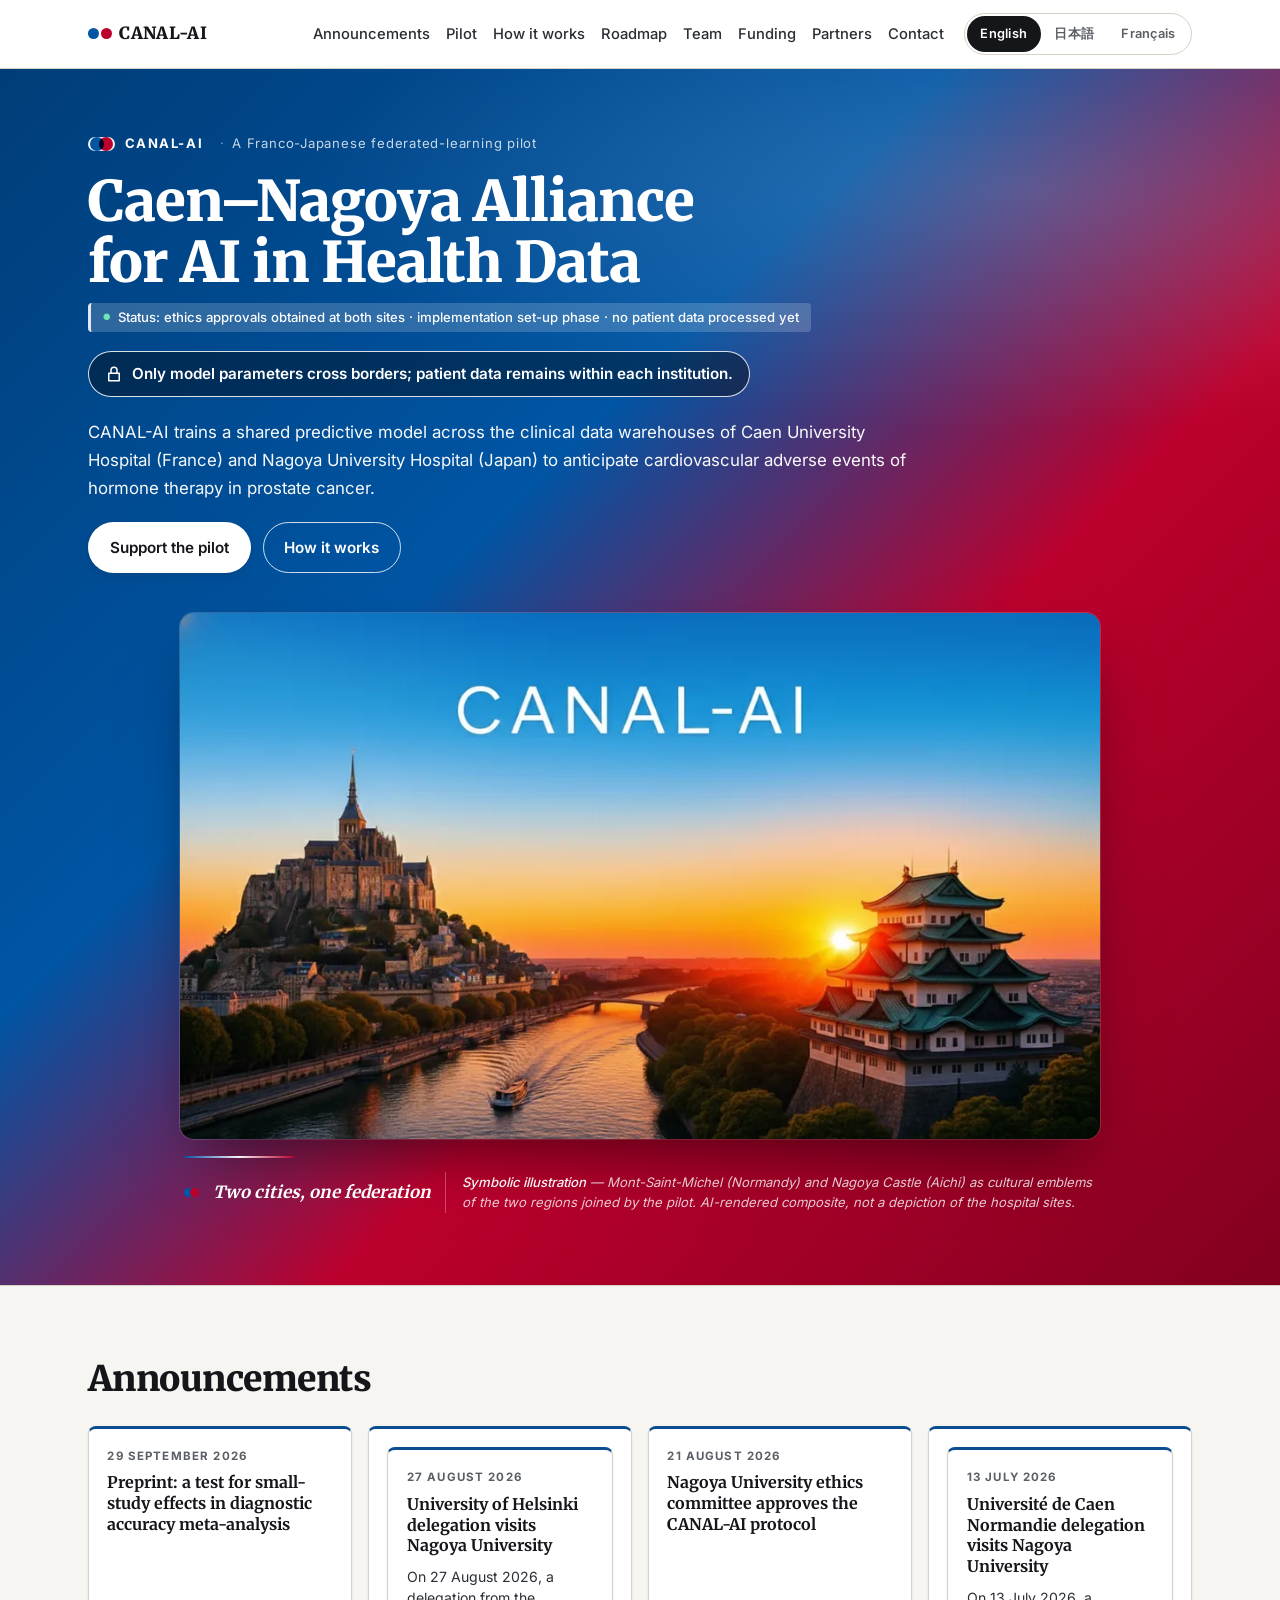
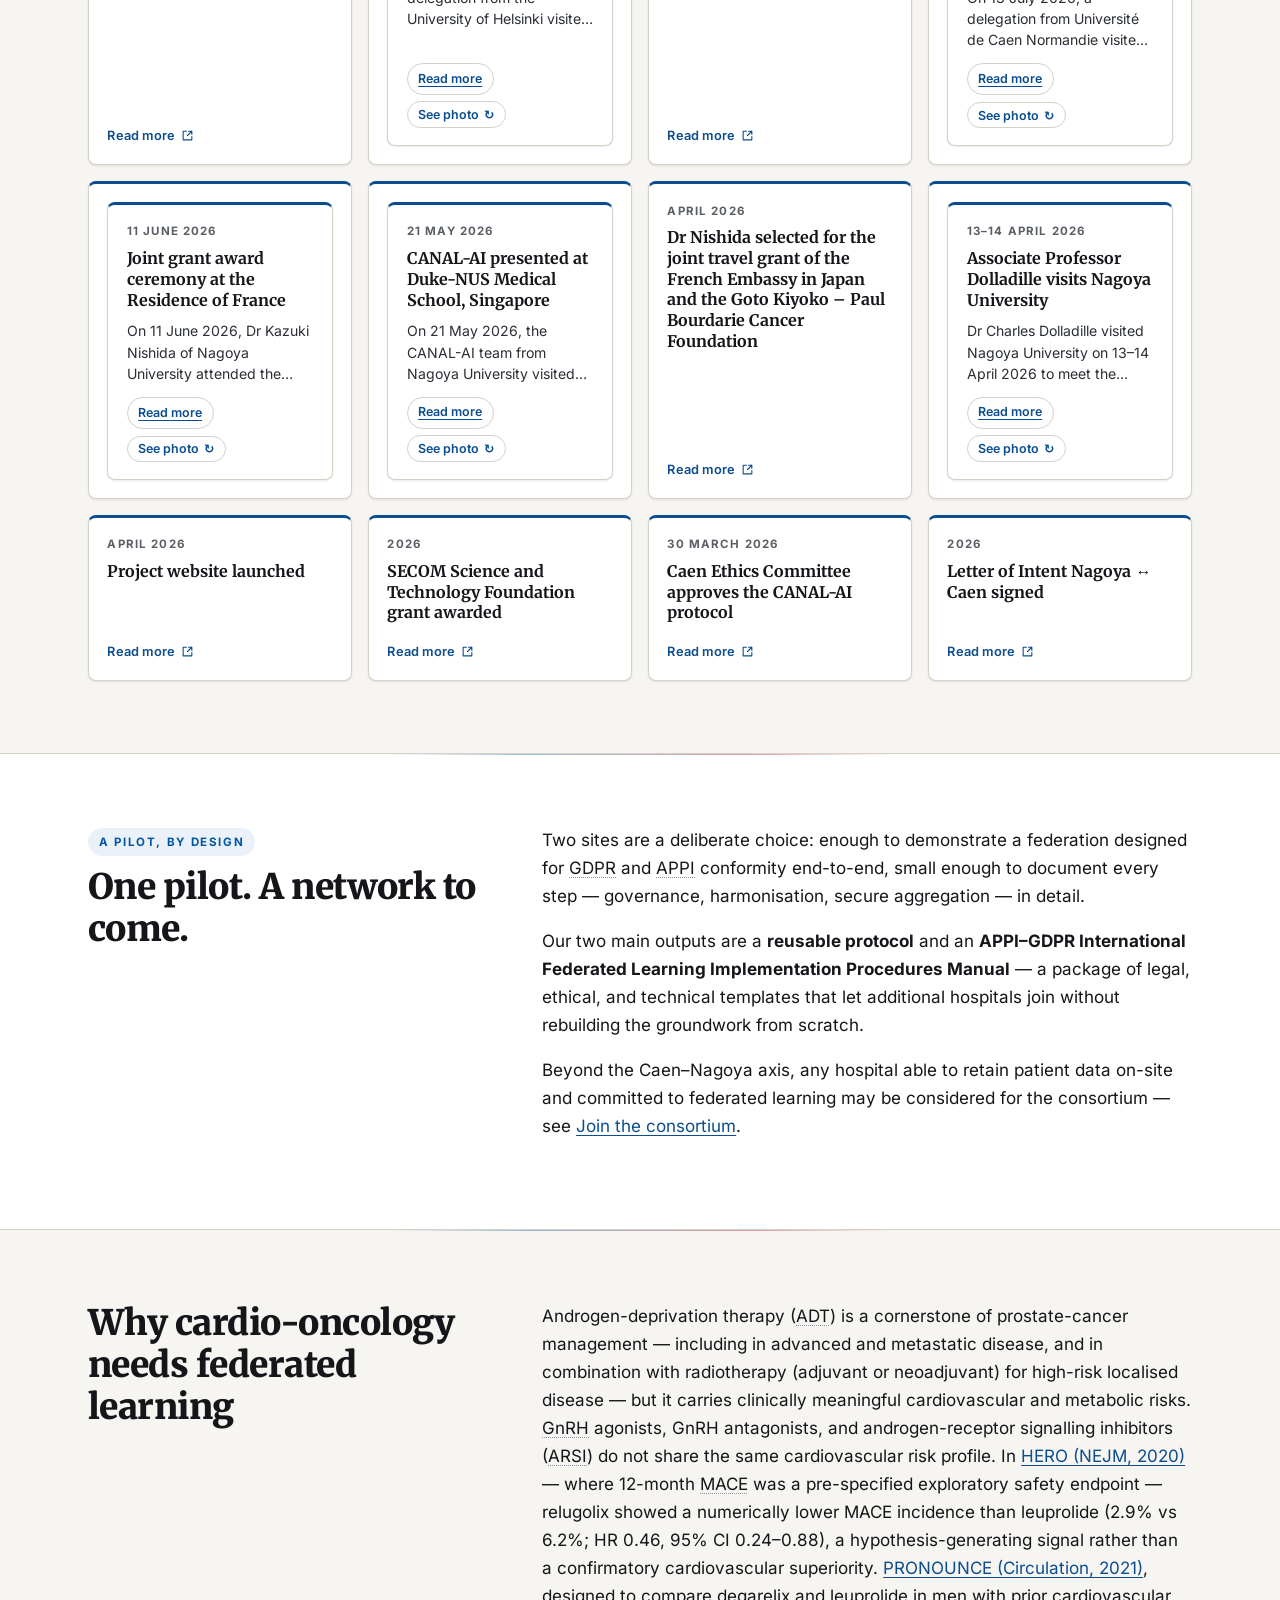
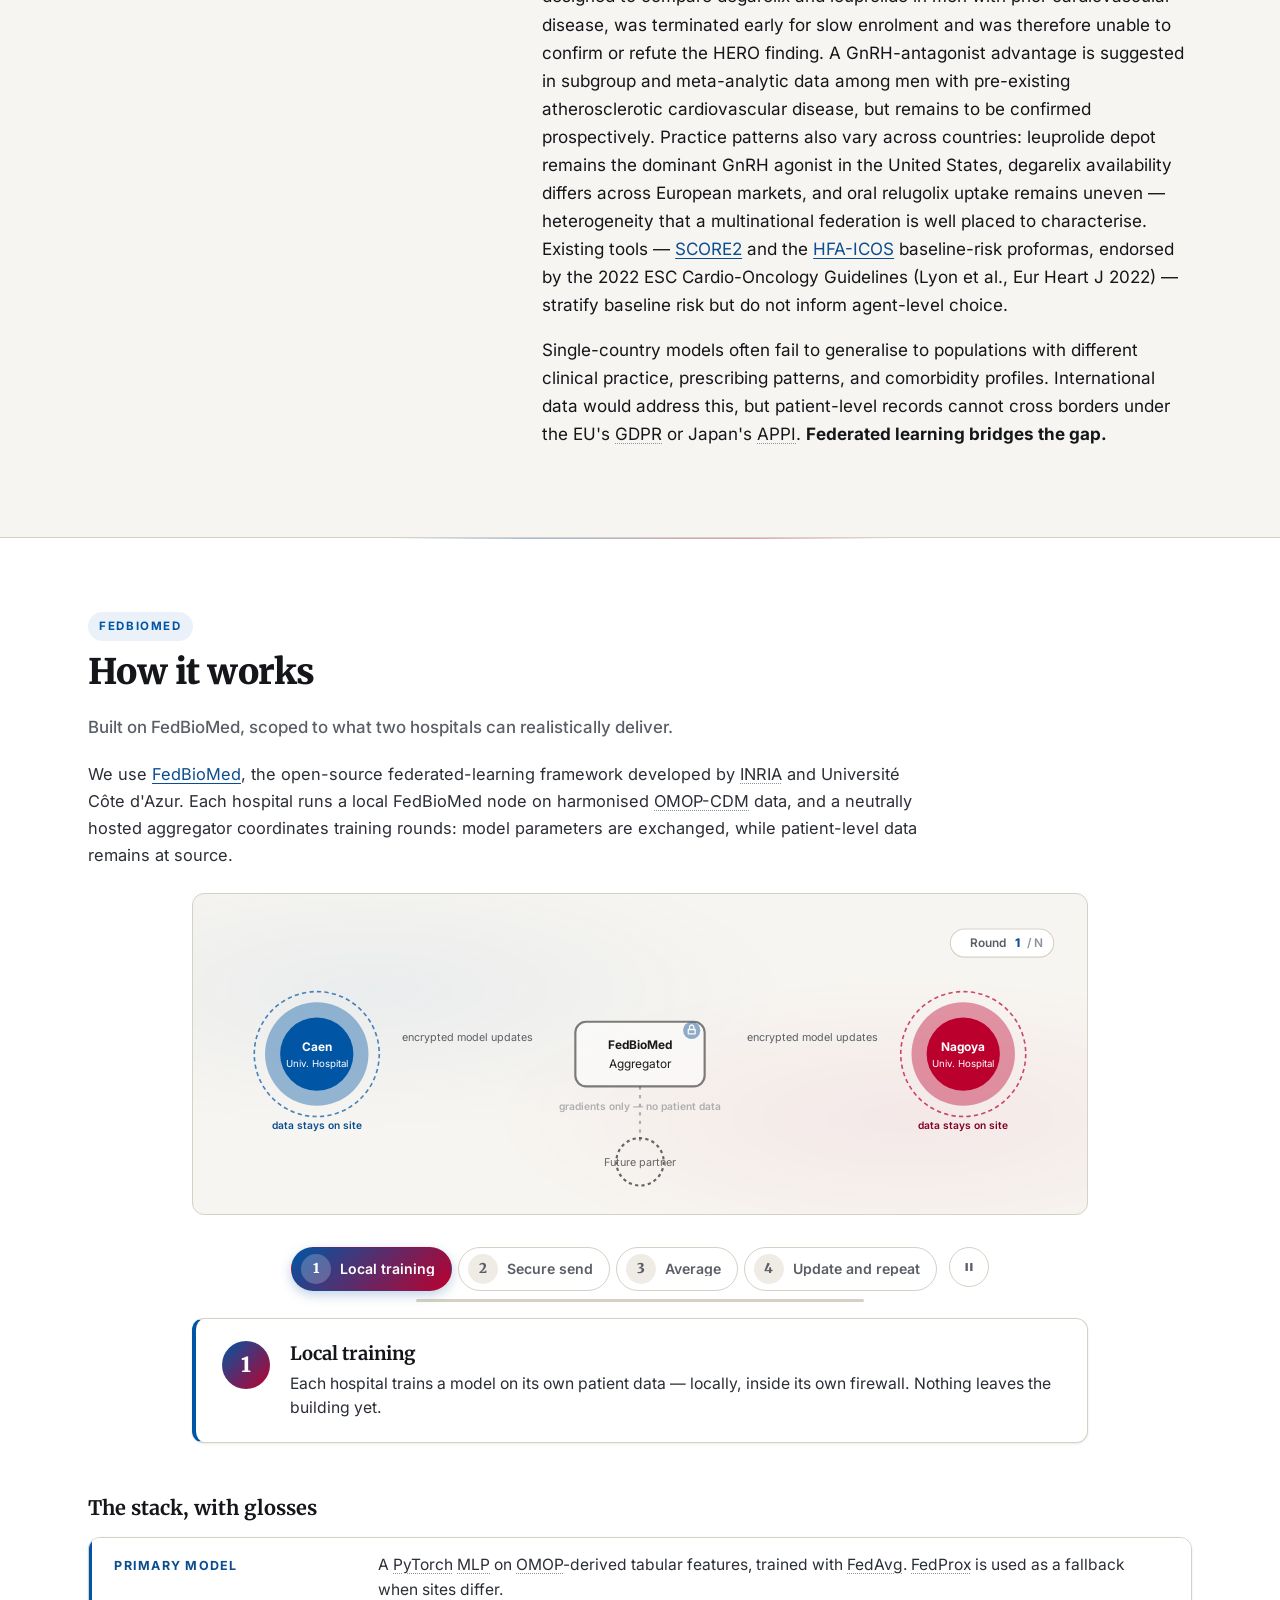
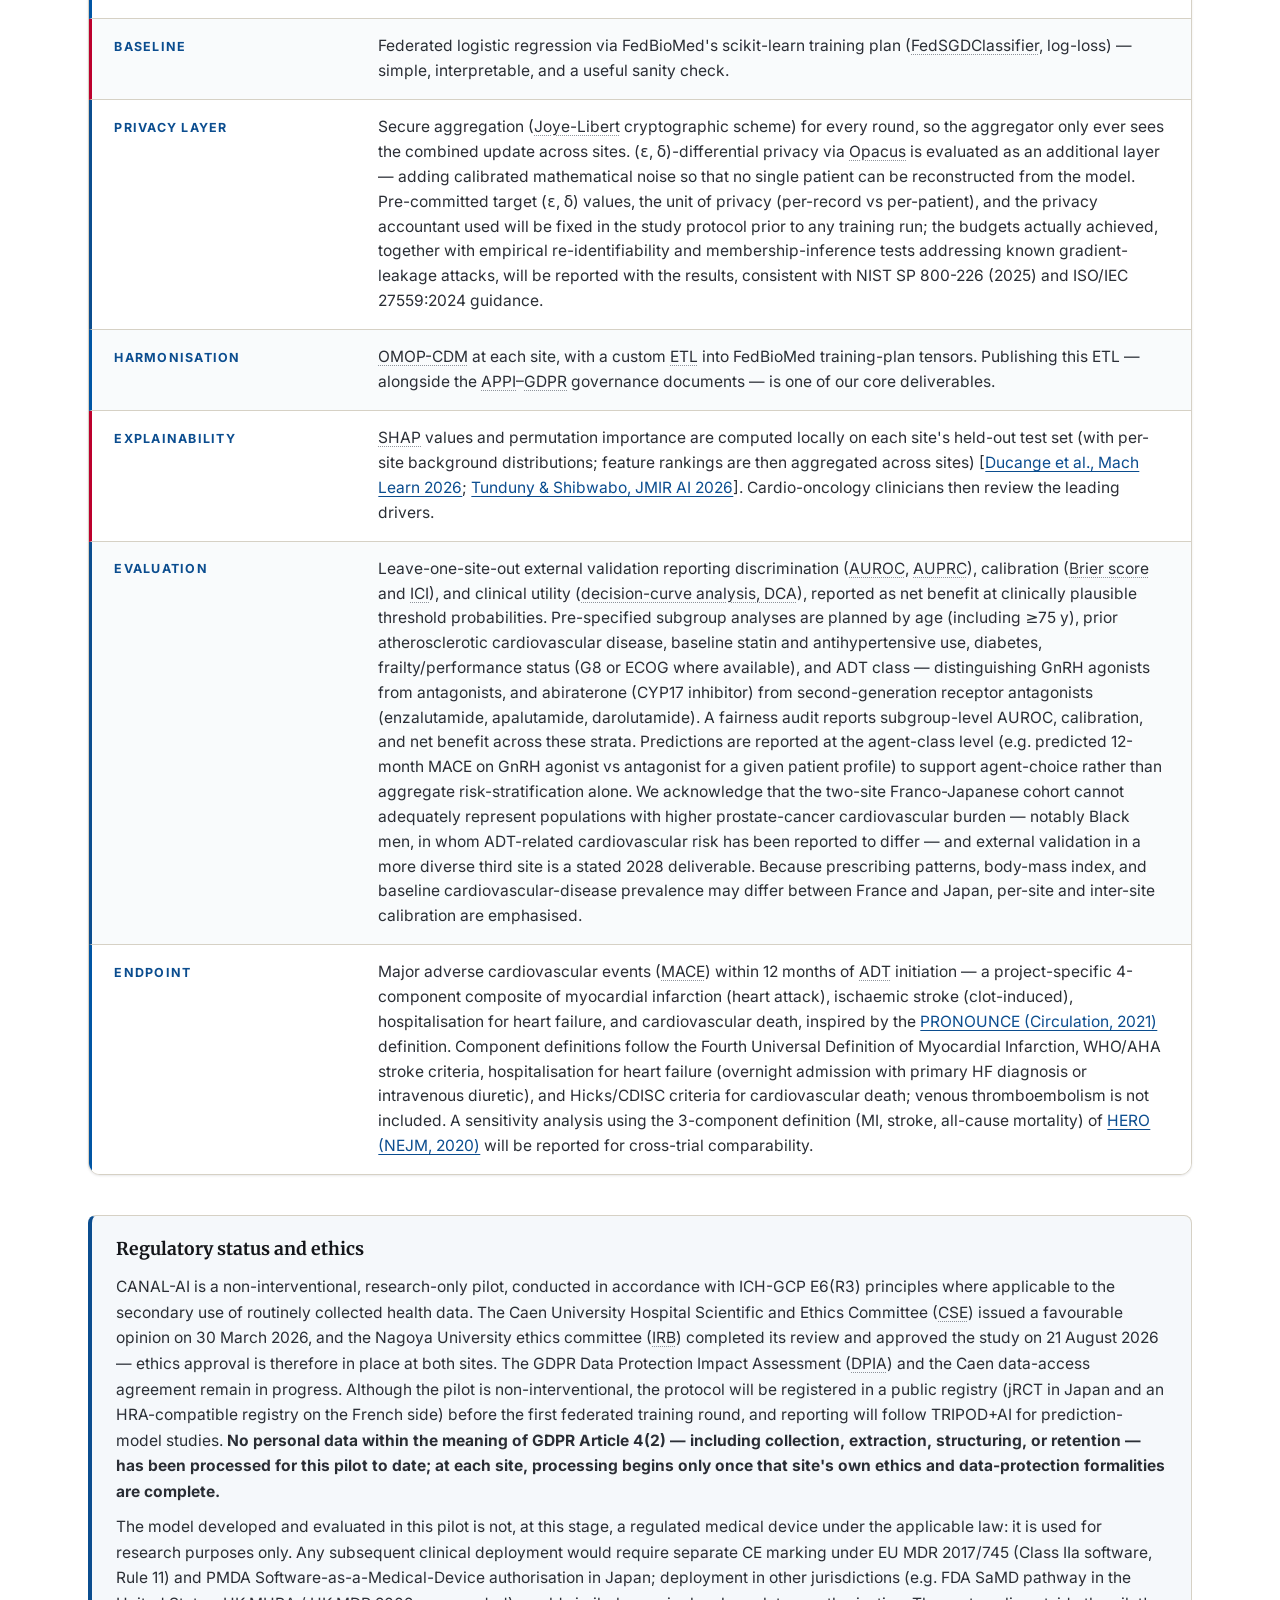
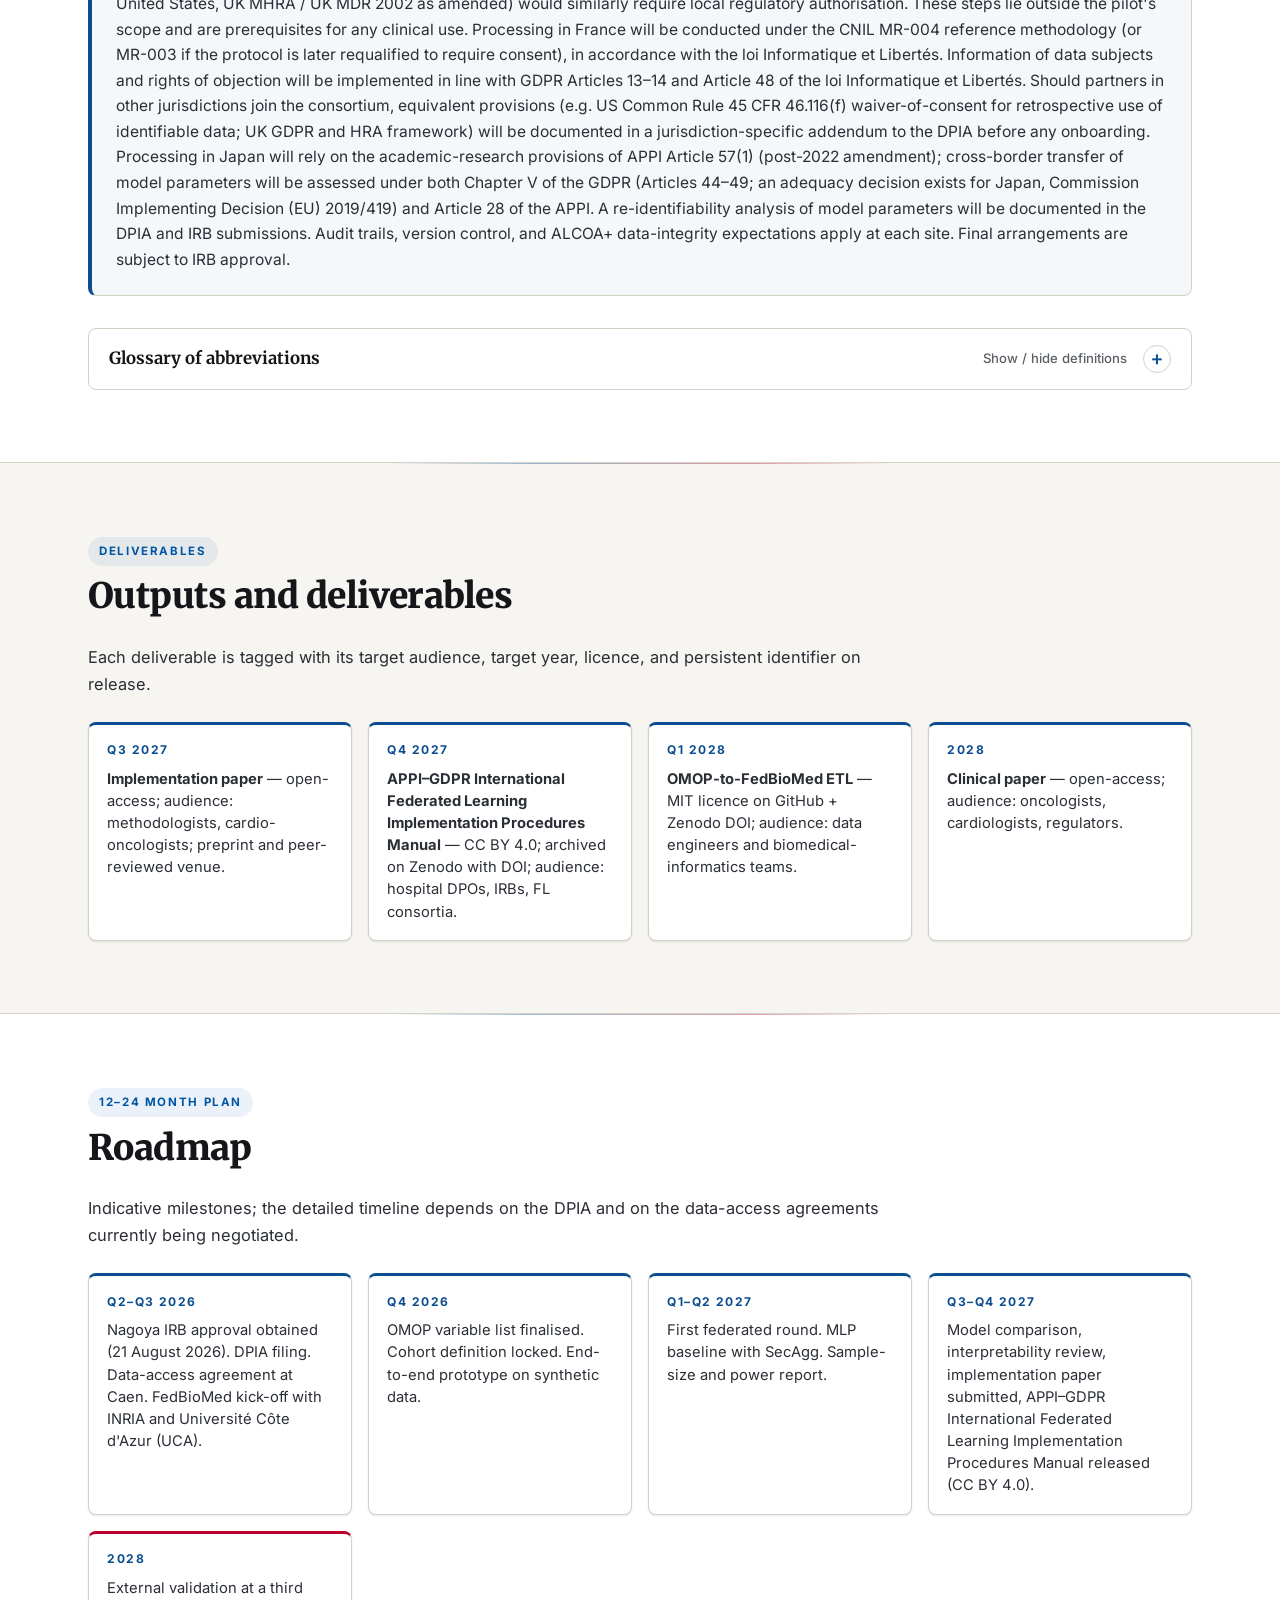
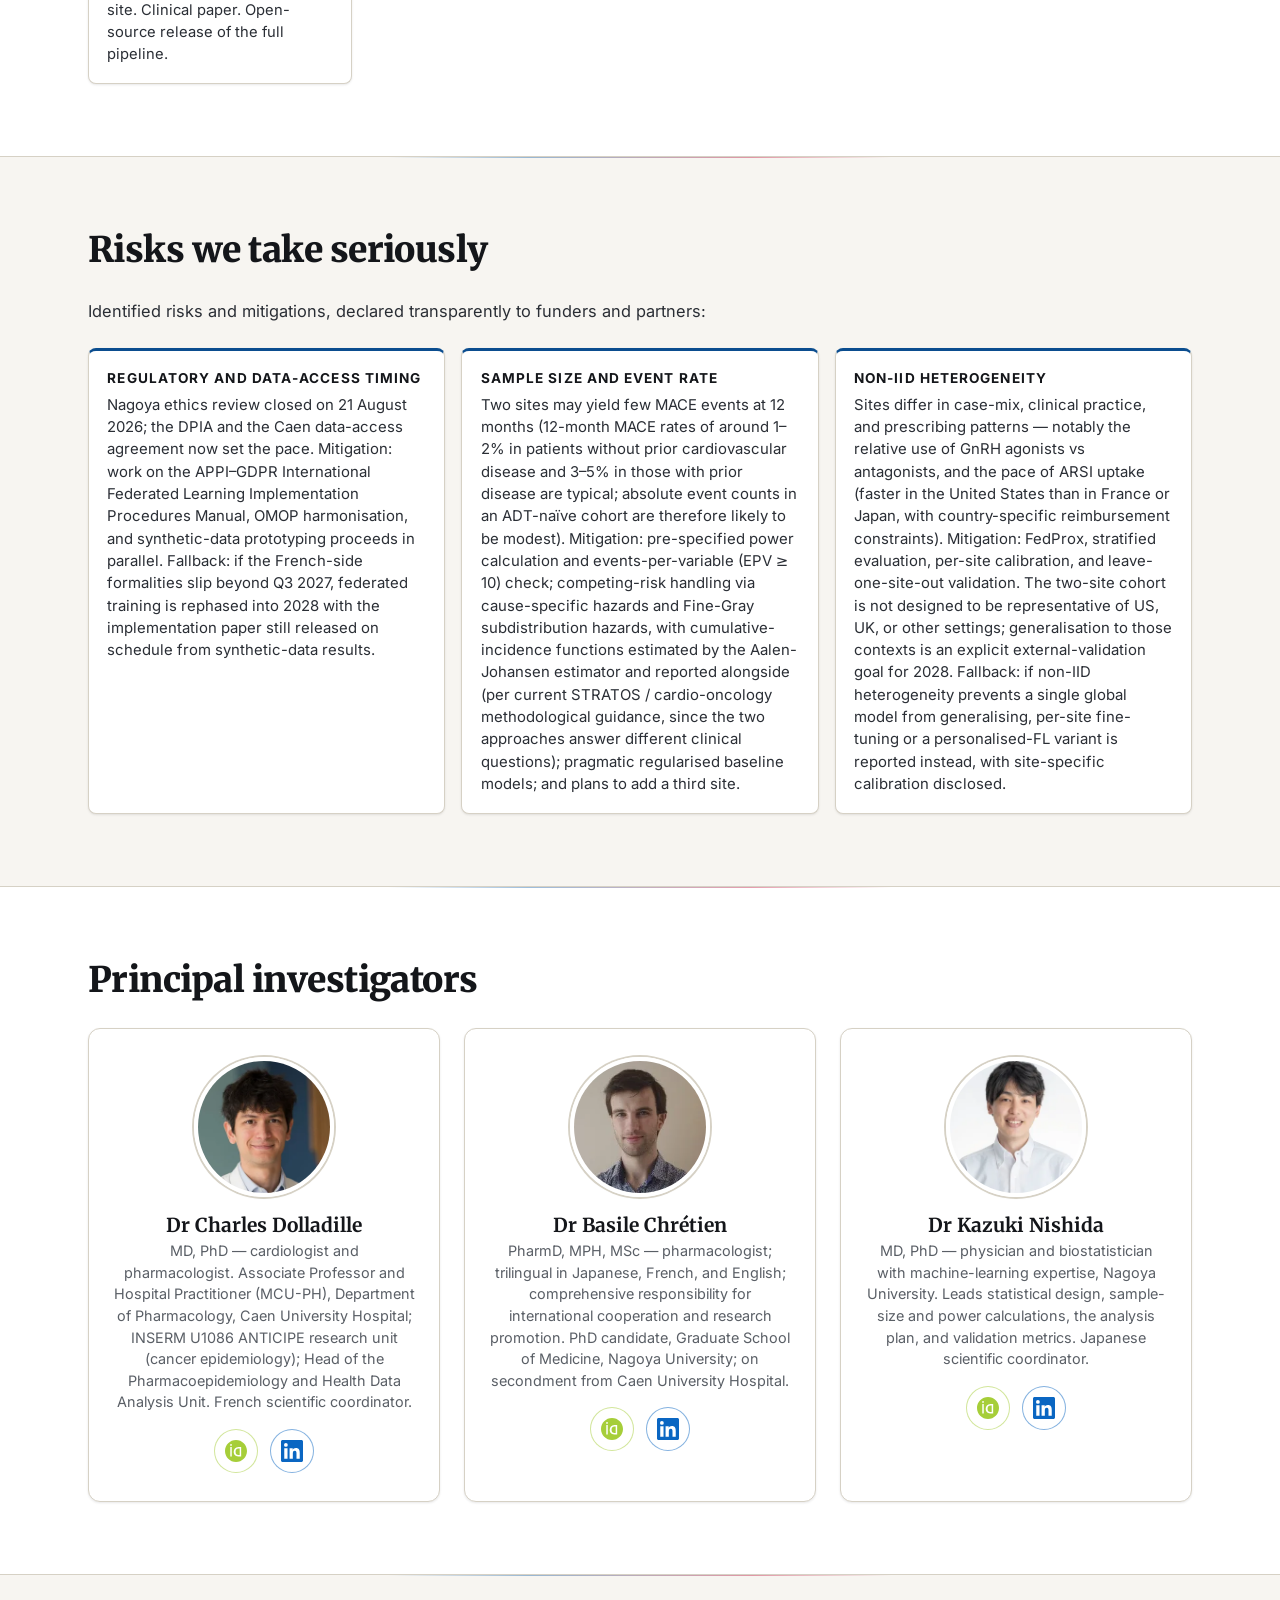
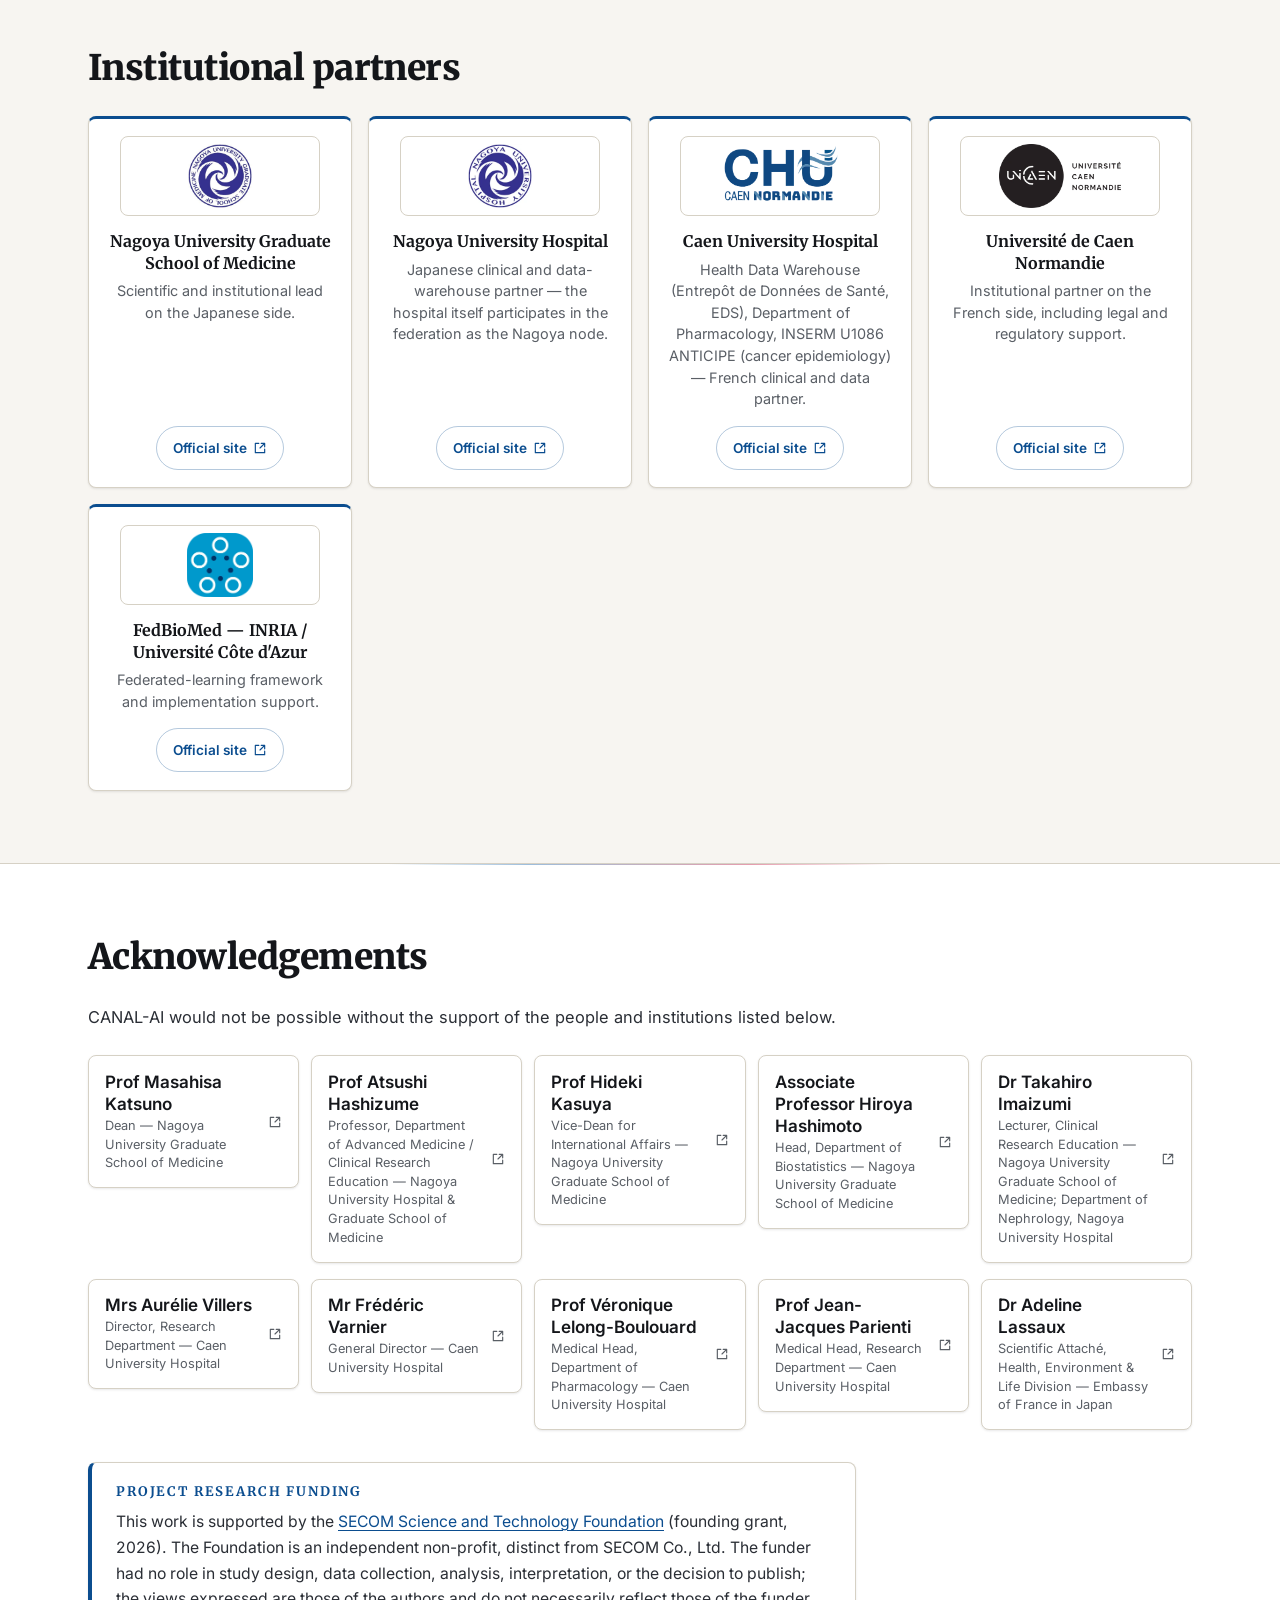
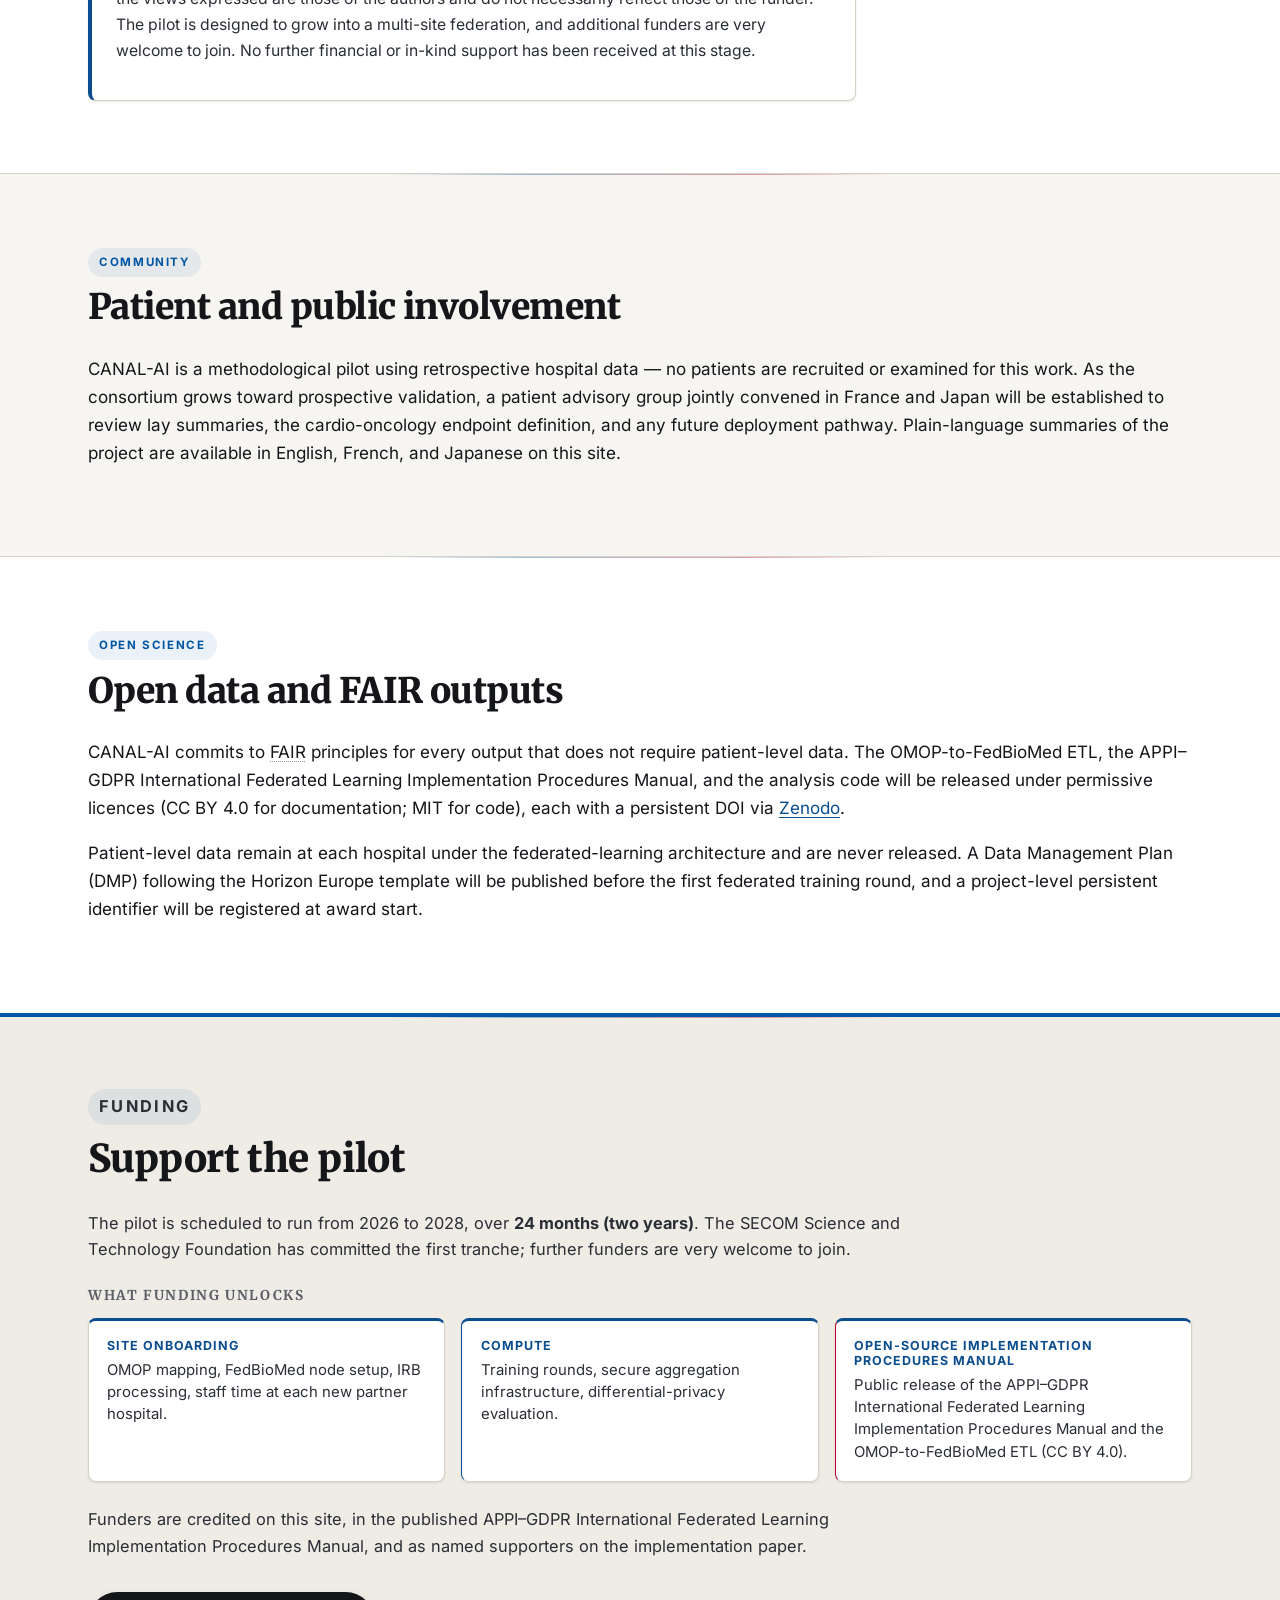
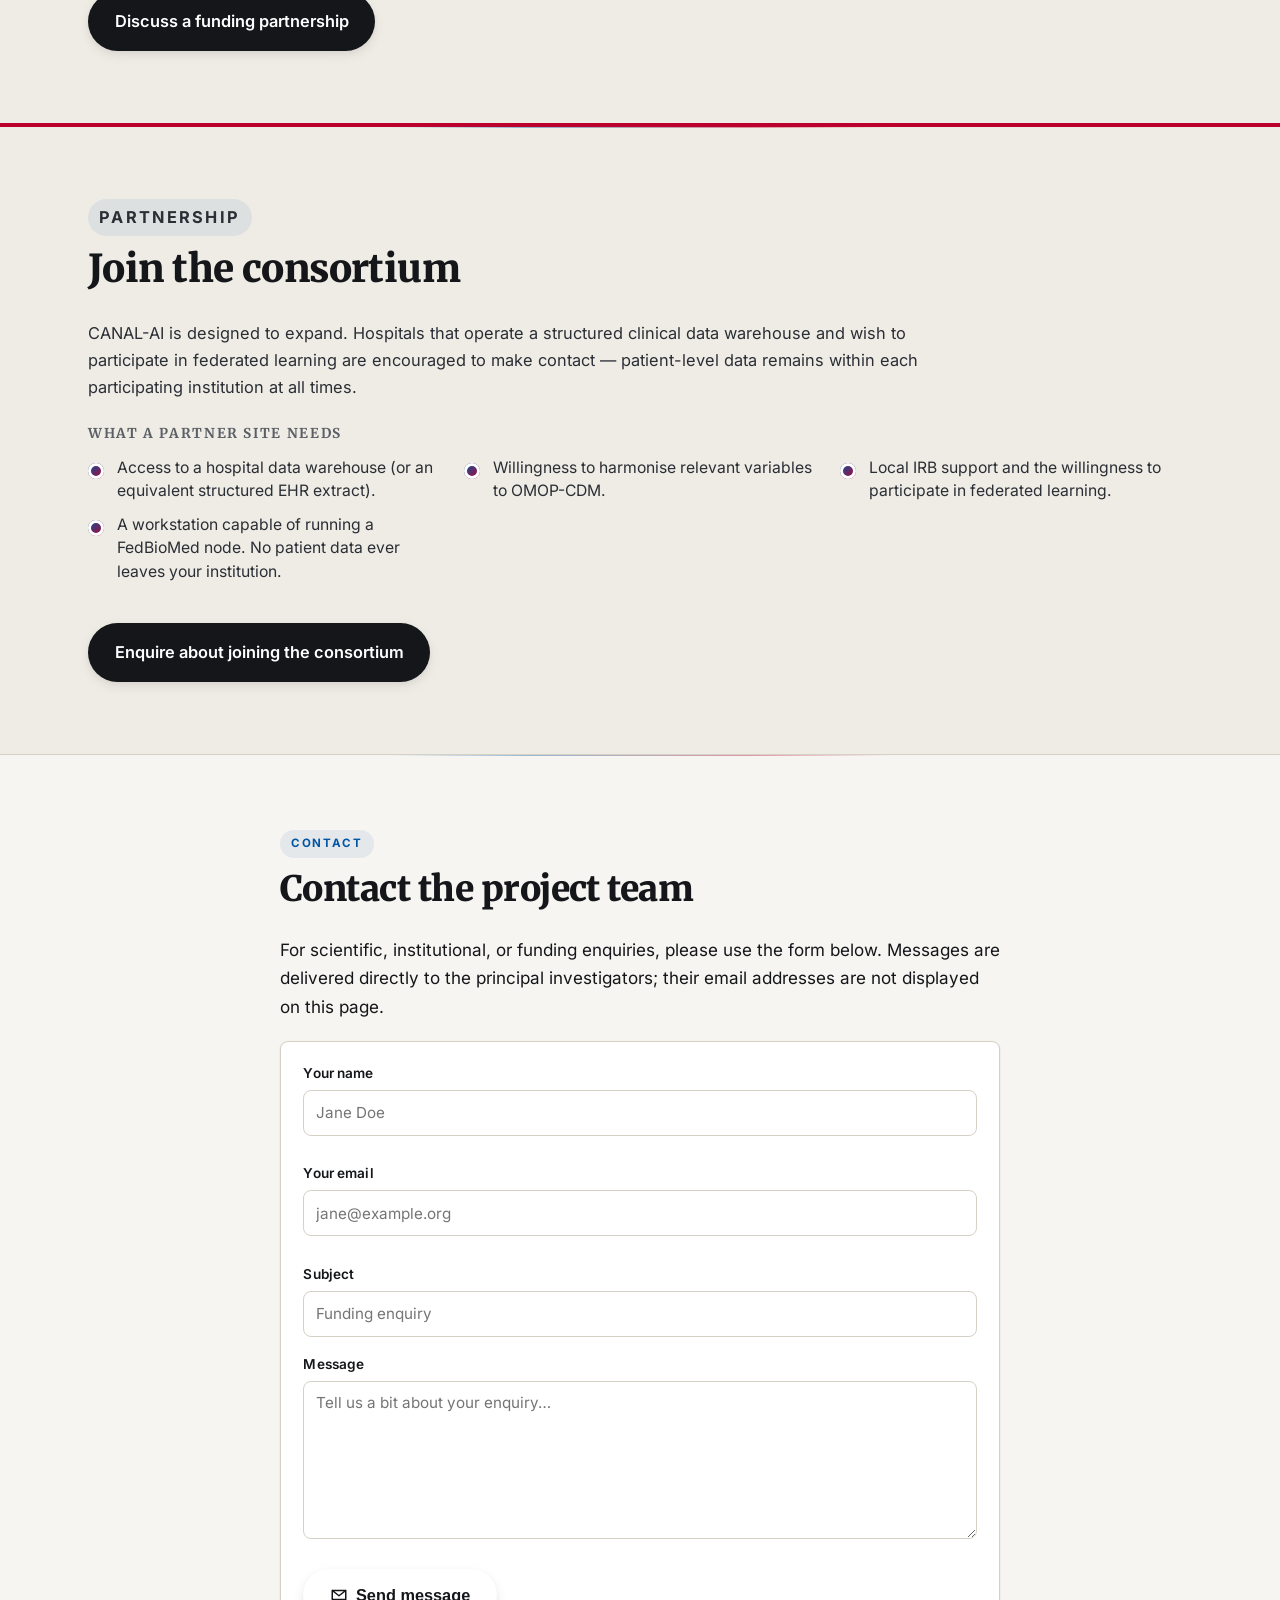
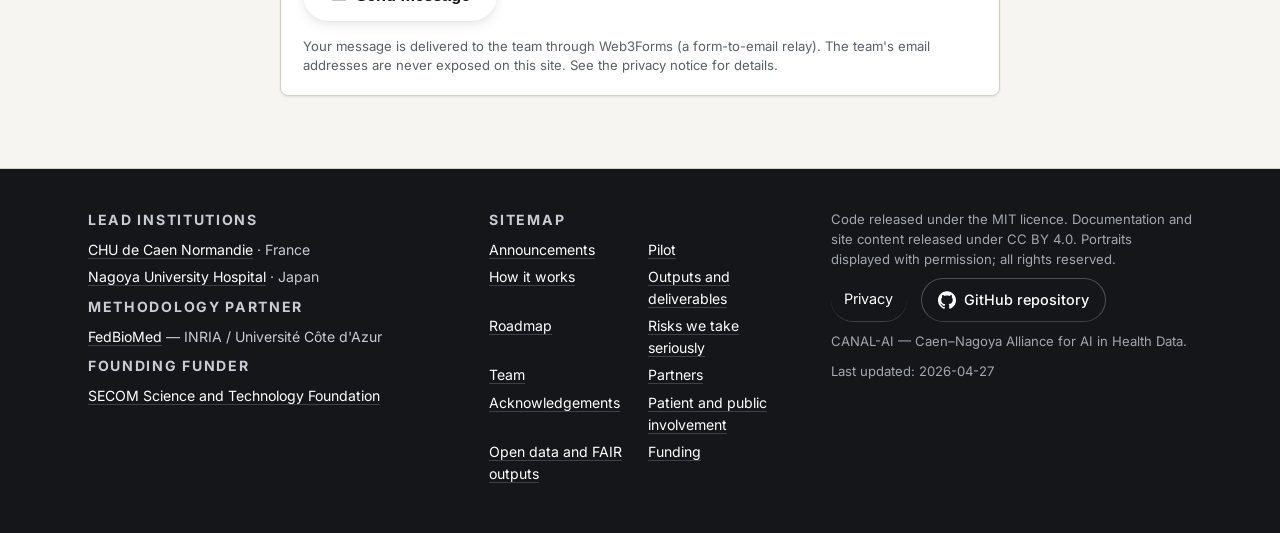
<file: site/news.html>
<!doctype html>
<html lang="en">
<head>
<meta charset="utf-8">
<meta name="viewport" content="width=device-width, initial-scale=1">
<title>CANAL-AI — News</title>
<meta name="description" content="">
<meta name="robots" content="index,follow">

<link rel="canonical" href="https://canal-ai.org/news.html">

<!-- Self-hosted fonts -->
<link rel="stylesheet" href="assets/fonts/fonts.css">
<link rel="stylesheet" href="assets/style.css">
<link rel="icon" href="data:image/svg+xml,%3Csvg xmlns='http://www.w3.org/2000/svg' viewBox='0 0 64 64'%3E%3Ccircle cx='20' cy='32' r='14' fill='%230055A4'/%3E%3Ccircle cx='44' cy='32' r='14' fill='%23BC002D'/%3E%3C/svg%3E">

<!-- PWA / iOS / theme color -->
<link rel="manifest" href="manifest.webmanifest">
<link rel="apple-touch-icon" sizes="180x180" href="assets/icons/apple-touch-icon.png">
<link rel="icon" type="image/png" sizes="32x32" href="assets/icons/favicon-32.png">
<link rel="icon" type="image/png" sizes="16x16" href="assets/icons/favicon-16.png">
<meta name="theme-color" content="#0055A4">
</head>
<body>

<a class="skip-link" href="#main" data-i18n="a11y.skip">Skip to content</a>

<svg xmlns="http://www.w3.org/2000/svg" style="display:none" aria-hidden="true">
  <symbol id="icon-external" viewBox="0 0 24 24">
    <path fill="none" stroke="currentColor" stroke-width="2" stroke-linecap="round" stroke-linejoin="round" d="M14 4h6v6 M20 4l-8 8 M20 14v6H4V4h6"/>
  </symbol>
  <symbol id="icon-github" viewBox="0 0 24 24">
    <path fill="currentColor" d="M12 .297c-6.63 0-12 5.373-12 12 0 5.303 3.438 9.8 8.205 11.385.6.113.82-.258.82-.577 0-.285-.01-1.04-.015-2.04-3.338.724-4.042-1.61-4.042-1.61C4.422 18.07 3.633 17.7 3.633 17.7c-1.087-.744.084-.729.084-.729 1.205.084 1.838 1.236 1.838 1.236 1.07 1.835 2.809 1.305 3.495.998.108-.776.417-1.305.76-1.605-2.665-.3-5.466-1.332-5.466-5.93 0-1.31.465-2.38 1.235-3.22-.135-.303-.54-1.523.105-3.176 0 0 1.005-.322 3.3 1.23.96-.267 1.98-.399 3-.405 1.02.006 2.04.138 3 .405 2.28-1.552 3.285-1.23 3.285-1.23.645 1.653.24 2.873.12 3.176.765.84 1.23 1.91 1.23 3.22 0 4.61-2.805 5.625-5.475 5.92.42.36.81 1.096.81 2.22 0 1.606-.015 2.896-.015 3.286 0 .315.21.69.825.57C20.565 22.092 24 17.592 24 12.297c0-6.627-5.373-12-12-12"/>
  </symbol>
</svg>

<header class="topbar">
  <div class="container topbar__inner">
    <a class="topbar__brand" href="index.html" aria-label="CANAL-AI home">
      <span class="brand-dot brand-dot--blue" aria-hidden="true"></span>
      <span class="brand-dot brand-dot--red" aria-hidden="true"></span>
      <span class="brand-word">CANAL-AI</span>
    </a>

    <nav class="topbar__nav" aria-label="Primary">
      <a href="index.html#news"    data-i18n="nav.news">Announcements</a>
      <a href="index.html#how"     data-i18n="nav.how">How it works</a>
      <a href="index.html#team"    data-i18n="nav.team">Team</a>
      <a href="index.html#contact" data-i18n="nav.contact">Contact</a>
    </nav>

    <div class="lang" role="group"
         data-i18n-attr="aria-label:lang.switcher_label"
         aria-label="Language">
      <button type="button" data-lang-switch="en" lang="en" aria-pressed="true"
              data-i18n="lang.en">English</button>
      <button type="button" data-lang-switch="ja" lang="ja" aria-pressed="false"
              data-i18n="lang.ja">日本語</button>
      <button type="button" data-lang-switch="fr" lang="fr" aria-pressed="false"
              data-i18n="lang.fr">Français</button>
    </div>
  </div>
</header>

<main id="main">

<article class="news-article">
  <div class="container">
    <p class="news-article__back">
      <a href="index.html#news" data-i18n="news.back_to_news">← Back to announcements</a>
    </p>

    <header class="news-article__header">
      <p class="kicker" data-i18n="news.title">Announcements</p>
      <time class="news-article__date" id="news-article-date">April 2026</time>
      <h1 class="news-article__title" id="news-article-title">CANAL-AI announcement</h1>
    </header>

    <div class="news-article__body" id="news-article-body"></div>

    <figure class="news-article__figure" id="news-article-figure" hidden>
      <picture>
        <source type="image/webp" id="news-article-photo-webp" srcset="">
        <img id="news-article-photo" src="" alt=""
             width="1600" height="1200" loading="lazy" decoding="async">
      </picture>
    </figure>

    <p class="news-article__back news-article__back--bottom">
      <a href="index.html#news" data-i18n="news.back_to_news">← Back to announcements</a>
    </p>
  </div>
</article>

</main>

<footer class="footer">
  <div class="container footer__inner">
    <p data-i18n="footer.license">Code MIT · Documentation and site content CC BY 4.0 · Portraits displayed with permission; all rights reserved.</p>
    <div class="footer__links">
      <a href="privacy.html" class="footer__link" data-i18n="footer.privacy" data-href-privacy="true">Privacy</a>
      <a href="https://github.com/BasileChretien/CANAL-AI" rel="noopener noreferrer" class="footer__repo">
        <svg width="18" height="18" aria-hidden="true"><use href="#icon-github"/></svg>
        <span data-i18n="footer.repo">GitHub repository</span>
      </a>
    </div>
    <p class="footer__small" data-i18n="footer.tagline">CANAL-AI — Caen–Nagoya Alliance for AI in Health Data.</p>
  </div>
</footer>

<script src="assets/news.js" defer></script>
<script src="assets/i18n.js" defer></script>

<!-- GoatCounter — privacy-friendly, cookieless analytics. See privacy.html. -->
<script data-goatcounter="https://canal-ai.goatcounter.com/count"
        async src="//gc.zgo.at/count.js"></script>

</body>
</html>
</file>
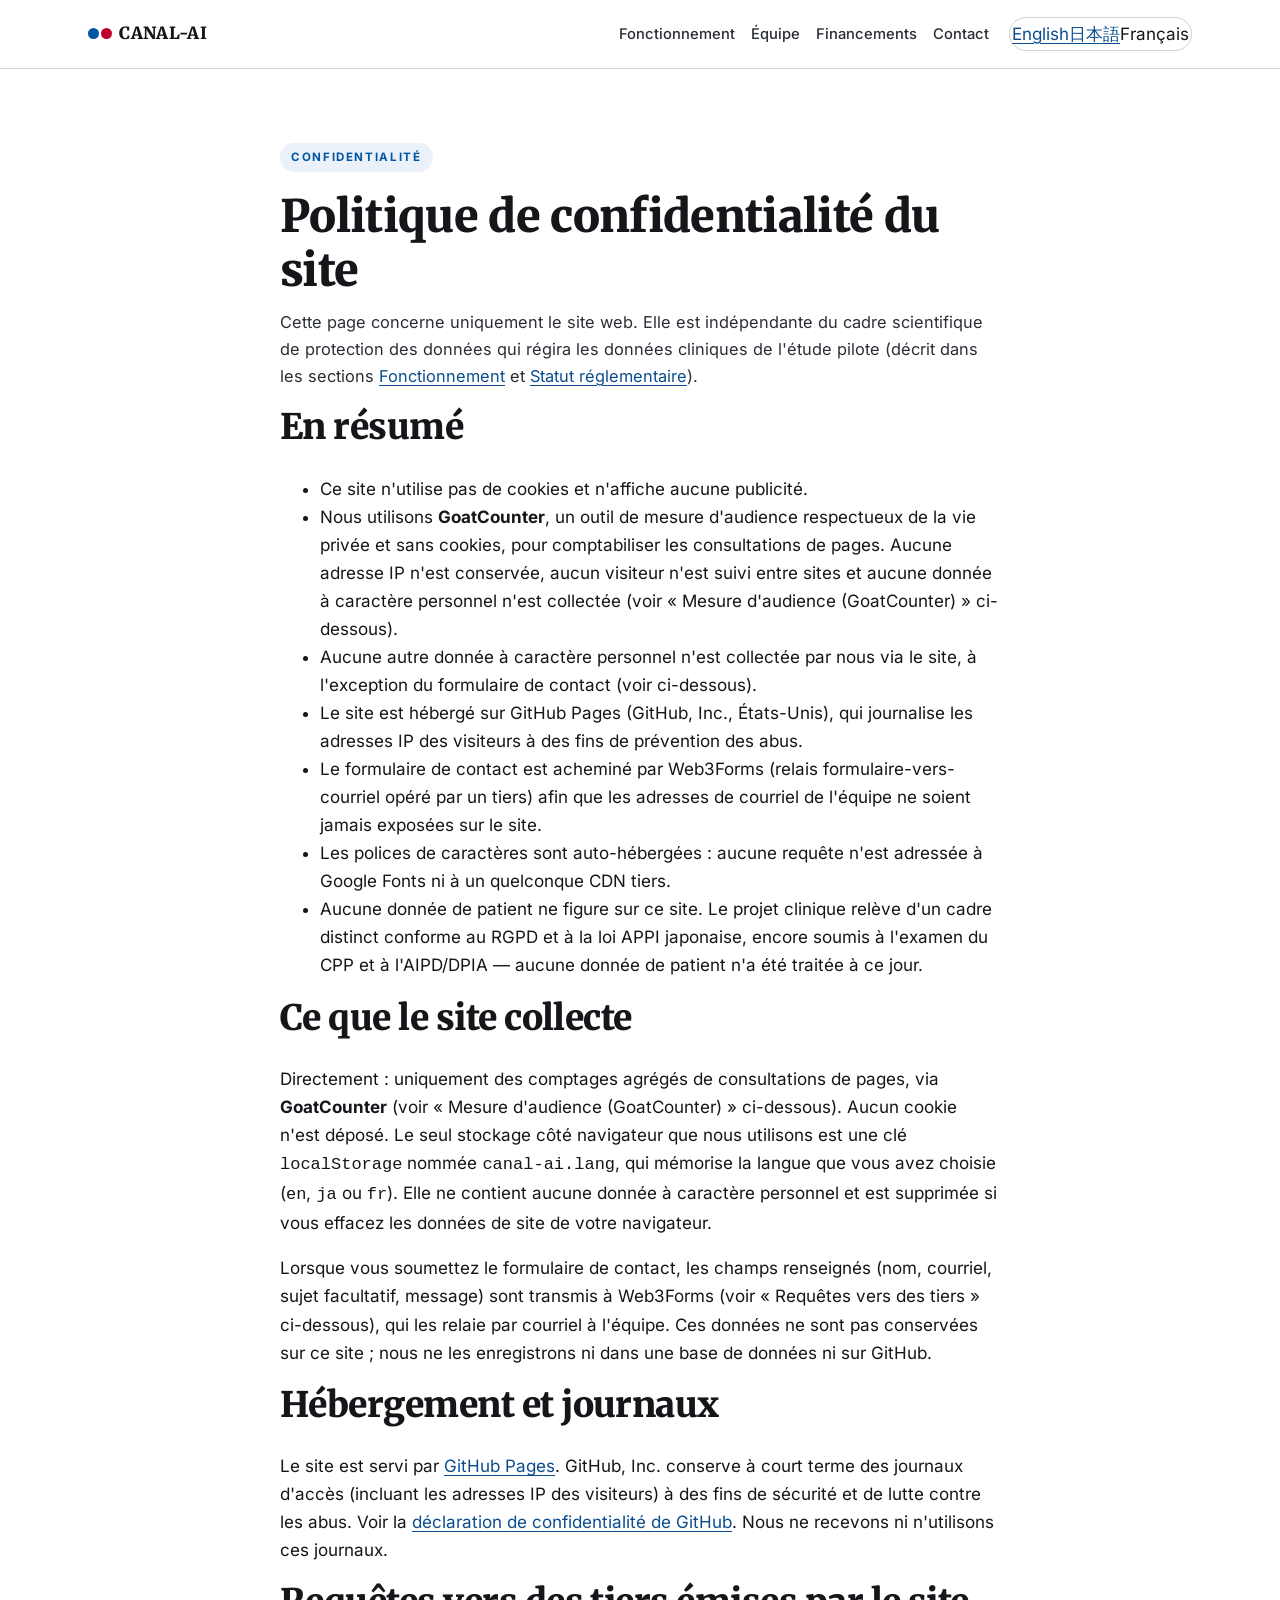
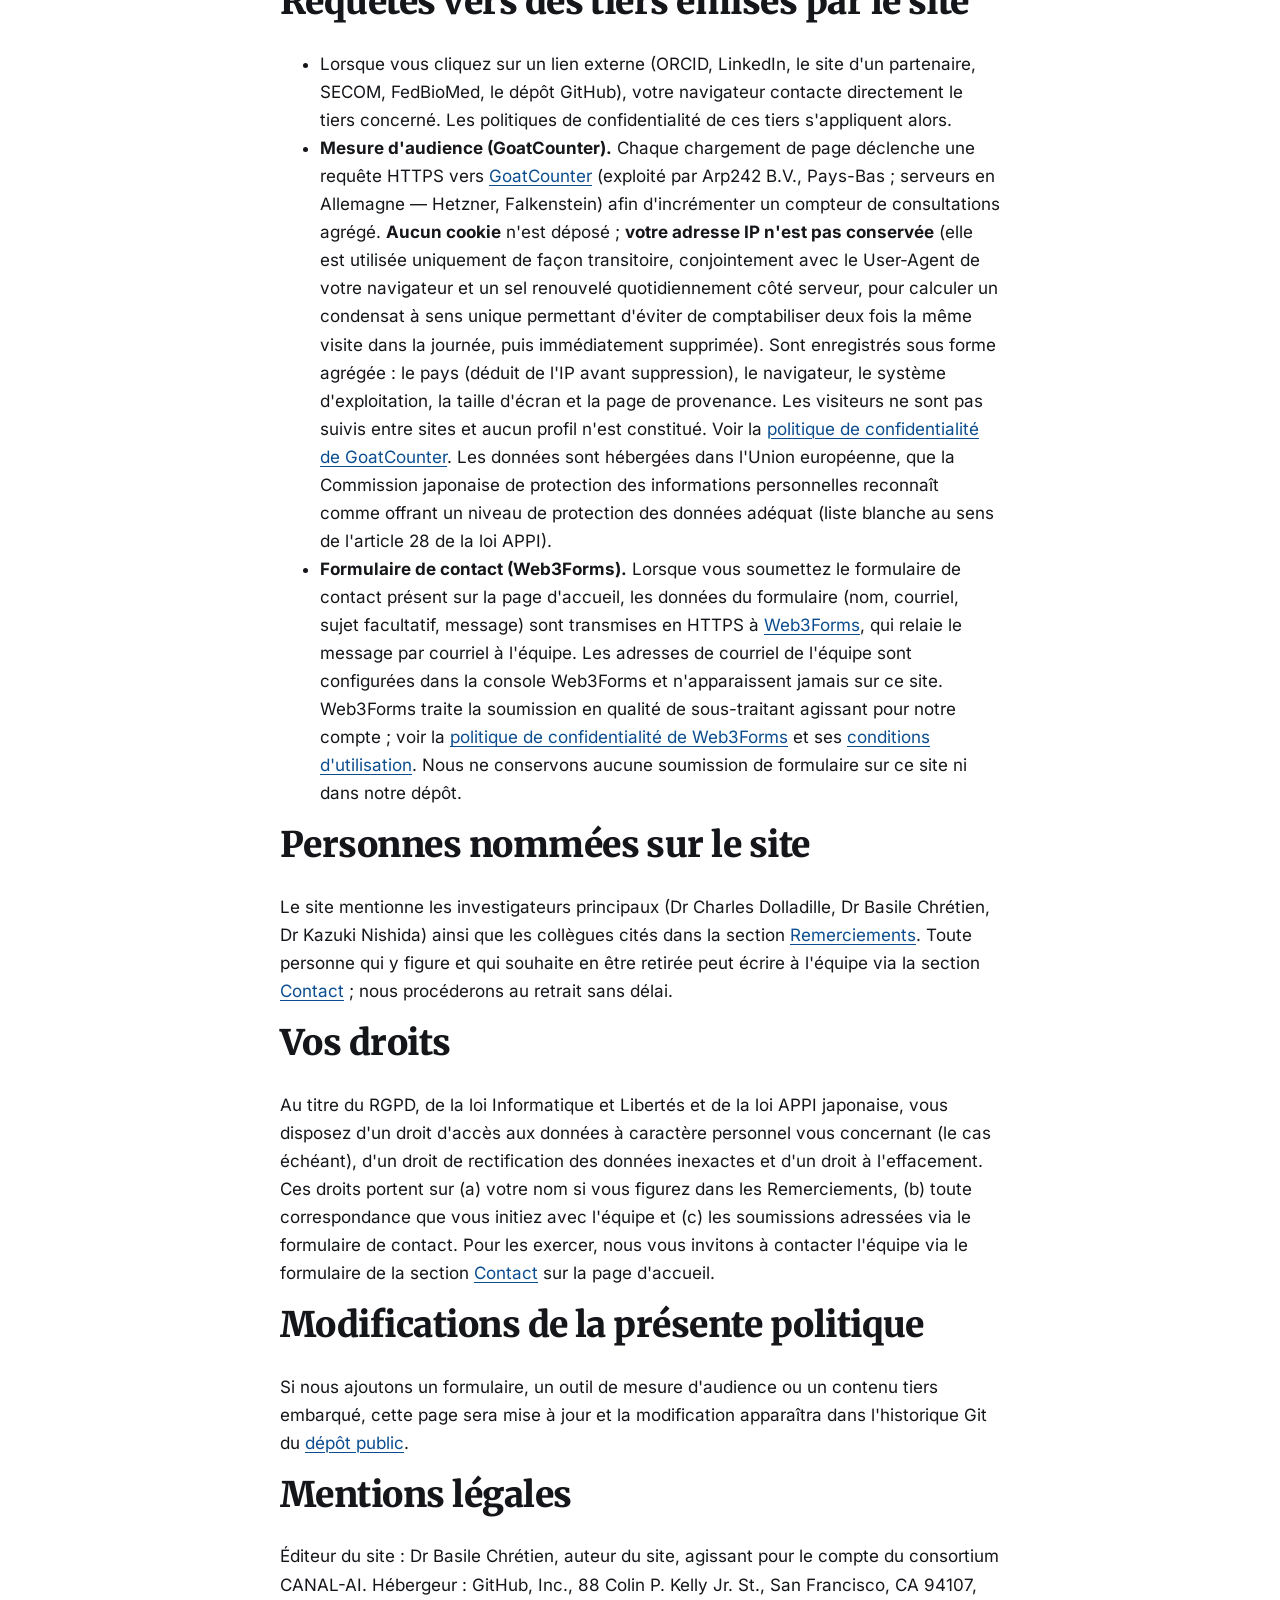
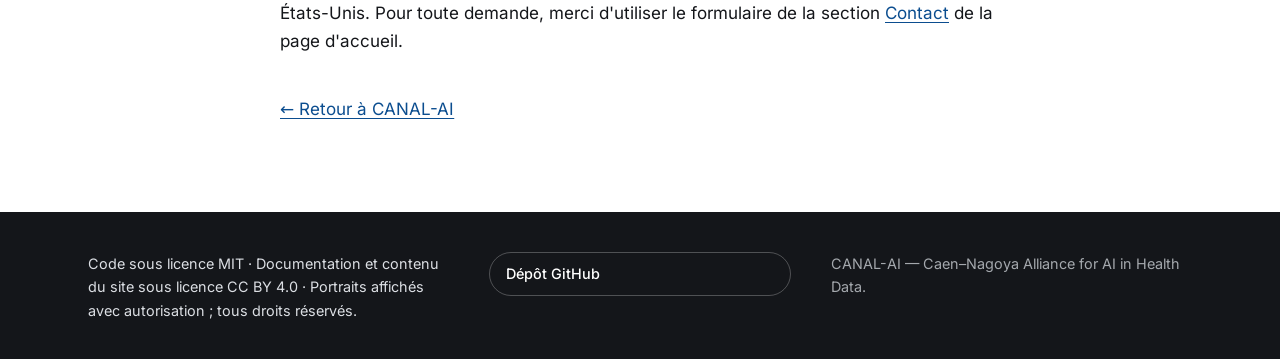
<file: site/privacy.fr.html>
<!doctype html>
<html lang="fr">
<head>
<meta charset="utf-8">
<meta name="viewport" content="width=device-width, initial-scale=1">
<title>Confidentialité — CANAL-AI</title>
<meta name="description" content="Politique de confidentialité du site web du projet CANAL-AI : ce que le site collecte ou ne collecte pas, les tiers impliqués et vos droits au titre du RGPD et de l'APPI.">
<meta name="robots" content="noindex,follow">
<link rel="canonical" href="https://canal-ai.org/privacy.fr.html">
<link rel="alternate" hreflang="en" href="https://canal-ai.org/privacy.html">
<link rel="alternate" hreflang="ja" href="https://canal-ai.org/privacy.ja.html">
<link rel="alternate" hreflang="fr" href="https://canal-ai.org/privacy.fr.html">
<link rel="stylesheet" href="assets/fonts/fonts.css">
<link rel="stylesheet" href="assets/style.css">
<link rel="icon" href="data:image/svg+xml,%3Csvg xmlns='http://www.w3.org/2000/svg' viewBox='0 0 64 64'%3E%3Ccircle cx='20' cy='32' r='14' fill='%230055A4'/%3E%3Ccircle cx='44' cy='32' r='14' fill='%23BC002D'/%3E%3C/svg%3E">

<!-- PWA / iOS / theme color -->
<link rel="manifest" href="manifest.webmanifest">
<link rel="apple-touch-icon" sizes="180x180" href="assets/icons/apple-touch-icon.png">
<link rel="icon" type="image/png" sizes="32x32" href="assets/icons/favicon-32.png">
<link rel="icon" type="image/png" sizes="16x16" href="assets/icons/favicon-16.png">
<meta name="theme-color" content="#0055A4">
</head>
<body>

<a class="skip-link" href="#main">Aller au contenu</a>

<header class="topbar">
  <div class="container topbar__inner">
    <a class="topbar__brand" href="index.html#top" aria-label="Accueil CANAL-AI">
      <span class="brand-dot brand-dot--blue" aria-hidden="true"></span>
      <span class="brand-dot brand-dot--red" aria-hidden="true"></span>
      <span class="brand-word">CANAL-AI</span>
    </a>
    <nav class="topbar__nav" aria-label="Principale">
      <a href="index.html#how">Fonctionnement</a>
      <a href="index.html#team">Équipe</a>
      <a href="index.html#fund">Financements</a>
      <a href="index.html#contact">Contact</a>
    </nav>
    <div class="lang" role="group" aria-label="Langue">
      <a href="privacy.html" lang="en" aria-label="English">English</a>
      <a href="privacy.ja.html" lang="ja" aria-label="日本語">日本語</a>
      <span class="is-active" lang="fr" aria-current="true">Français</span>
    </div>
  </div>
</header>

<main id="main" class="section">
  <div class="container" style="max-width:48rem;">
    <p class="kicker">Confidentialité</p>
    <h1 style="font-size:clamp(2rem,5vw,2.8rem);">Politique de confidentialité du site</h1>
    <p class="section__lede">Cette page concerne uniquement le site web. Elle est indépendante du
      cadre scientifique de protection des données qui régira les données cliniques de l'étude
      pilote (décrit dans les sections <a href="index.html#how">Fonctionnement</a> et
      <a href="index.html#how">Statut réglementaire</a>).</p>

    <h2>En résumé</h2>
    <ul>
      <li>Ce site n'utilise pas de cookies et n'affiche aucune publicité.</li>
      <li>Nous utilisons <strong>GoatCounter</strong>, un outil de mesure d'audience respectueux de
        la vie privée et sans cookies, pour comptabiliser les consultations de pages. Aucune
        adresse IP n'est conservée, aucun visiteur n'est suivi entre sites et aucune donnée à
        caractère personnel n'est collectée (voir « Mesure d'audience (GoatCounter) » ci-dessous).</li>
      <li>Aucune autre donnée à caractère personnel n'est collectée par nous via le site, à
        l'exception du formulaire de contact (voir ci-dessous).</li>
      <li>Le site est hébergé sur GitHub Pages (GitHub, Inc., États-Unis), qui journalise les
        adresses IP des visiteurs à des fins de prévention des abus.</li>
      <li>Le formulaire de contact est acheminé par Web3Forms (relais formulaire-vers-courriel
        opéré par un tiers) afin que les adresses de courriel de l'équipe ne soient jamais
        exposées sur le site.</li>
      <li>Les polices de caractères sont auto-hébergées : aucune requête n'est adressée à Google
        Fonts ni à un quelconque CDN tiers.</li>
      <li>Aucune donnée de patient ne figure sur ce site. Le projet clinique relève d'un cadre
        distinct conforme au RGPD et à la loi APPI japonaise, encore soumis à l'examen du CPP et
        à l'AIPD/DPIA — aucune donnée de patient n'a été traitée à ce jour.</li>
    </ul>

    <h2>Ce que le site collecte</h2>
    <p>Directement : uniquement des comptages agrégés de consultations de pages, via
      <strong>GoatCounter</strong> (voir « Mesure d'audience (GoatCounter) » ci-dessous). Aucun
      cookie n'est déposé. Le seul stockage côté navigateur que nous utilisons est une clé
      <code>localStorage</code> nommée <code>canal-ai.lang</code>, qui mémorise la langue que vous
      avez choisie (<code>en</code>, <code>ja</code> ou <code>fr</code>). Elle ne contient aucune
      donnée à caractère personnel et est supprimée si vous effacez les données de site de votre
      navigateur.</p>
    <p>Lorsque vous soumettez le formulaire de contact, les champs renseignés (nom, courriel,
      sujet facultatif, message) sont transmis à Web3Forms (voir « Requêtes vers des tiers »
      ci-dessous), qui les relaie par courriel à l'équipe. Ces données ne sont pas conservées sur
      ce site ; nous ne les enregistrons ni dans une base de données ni sur GitHub.</p>

    <h2>Hébergement et journaux</h2>
    <p>Le site est servi par <a href="https://docs.github.com/en/pages" rel="noopener noreferrer">GitHub
      Pages</a>. GitHub, Inc. conserve à court terme des journaux d'accès (incluant les adresses
      IP des visiteurs) à des fins de sécurité et de lutte contre les abus. Voir la
      <a href="https://docs.github.com/en/site-policy/privacy-policies/github-general-privacy-statement" rel="noopener noreferrer">déclaration de confidentialité de GitHub</a>.
      Nous ne recevons ni n'utilisons ces journaux.</p>

    <h2>Requêtes vers des tiers émises par le site</h2>
    <ul>
      <li>Lorsque vous cliquez sur un lien externe (ORCID, LinkedIn, le site d'un partenaire,
        SECOM, FedBioMed, le dépôt GitHub), votre navigateur contacte directement le tiers
        concerné. Les politiques de confidentialité de ces tiers s'appliquent alors.</li>
      <li><strong>Mesure d'audience (GoatCounter).</strong> Chaque chargement de page déclenche
        une requête HTTPS vers
        <a href="https://www.goatcounter.com" rel="noopener noreferrer">GoatCounter</a>
        (exploité par Arp242 B.V., Pays-Bas ; serveurs en Allemagne — Hetzner, Falkenstein) afin
        d'incrémenter un compteur de consultations agrégé. <strong>Aucun cookie</strong> n'est
        déposé ; <strong>votre adresse IP n'est pas conservée</strong> (elle est utilisée
        uniquement de façon transitoire, conjointement avec le User-Agent de votre navigateur et
        un sel renouvelé quotidiennement côté serveur, pour calculer un condensat à sens unique
        permettant d'éviter de comptabiliser deux fois la même visite dans la journée, puis
        immédiatement supprimée). Sont enregistrés sous forme agrégée : le pays (déduit de l'IP
        avant suppression), le navigateur, le système d'exploitation, la taille d'écran et la
        page de provenance. Les visiteurs ne sont pas suivis entre sites et aucun profil n'est
        constitué. Voir la
        <a href="https://www.goatcounter.com/help/privacy" rel="noopener noreferrer">politique de
        confidentialité de GoatCounter</a>. Les données sont hébergées dans l'Union européenne,
        que la Commission japonaise de protection des informations personnelles reconnaît comme
        offrant un niveau de protection des données adéquat (liste blanche au sens de l'article 28
        de la loi APPI).</li>
      <li><strong>Formulaire de contact (Web3Forms).</strong> Lorsque vous soumettez le
        formulaire de contact présent sur la page d'accueil, les données du formulaire (nom,
        courriel, sujet facultatif, message) sont transmises en HTTPS à
        <a href="https://web3forms.com" rel="noopener noreferrer">Web3Forms</a>, qui relaie le
        message par courriel à l'équipe. Les adresses de courriel de l'équipe sont configurées
        dans la console Web3Forms et n'apparaissent jamais sur ce site. Web3Forms traite la
        soumission en qualité de sous-traitant agissant pour notre compte ; voir la
        <a href="https://web3forms.com/privacy" rel="noopener noreferrer">politique de confidentialité de Web3Forms</a>
        et ses <a href="https://web3forms.com/terms" rel="noopener noreferrer">conditions d'utilisation</a>.
        Nous ne conservons aucune soumission de formulaire sur ce site ni dans notre dépôt.</li>
    </ul>

    <h2>Personnes nommées sur le site</h2>
    <p>Le site mentionne les investigateurs principaux (Dr Charles Dolladille, Dr Basile Chrétien,
      Dr Kazuki Nishida) ainsi que les collègues cités dans la section
      <a href="index.html#ack">Remerciements</a>. Toute personne qui y figure et qui souhaite en
      être retirée peut écrire à l'équipe via la section
      <a href="index.html#contact">Contact</a> ; nous procéderons au retrait sans délai.</p>

    <h2>Vos droits</h2>
    <p>Au titre du RGPD, de la loi Informatique et Libertés et de la loi APPI japonaise, vous
      disposez d'un droit d'accès aux données à caractère personnel vous concernant (le cas
      échéant), d'un droit de rectification des données inexactes et d'un droit à l'effacement.
      Ces droits portent sur (a) votre nom si vous figurez dans les Remerciements, (b) toute
      correspondance que vous initiez avec l'équipe et (c) les soumissions adressées via le
      formulaire de contact. Pour les exercer, nous vous invitons à contacter l'équipe via le
      formulaire de la section <a href="index.html#contact">Contact</a> sur la page d'accueil.</p>

    <h2>Modifications de la présente politique</h2>
    <p>Si nous ajoutons un formulaire, un outil de mesure d'audience ou un contenu tiers
      embarqué, cette page sera mise à jour et la modification apparaîtra dans l'historique Git
      du <a href="https://github.com/BasileChretien/CANAL-AI" rel="noopener noreferrer">dépôt public</a>.</p>

    <h2>Mentions légales</h2>
    <p>Éditeur du site : Dr Basile Chrétien, auteur du site, agissant pour le compte du consortium
      CANAL-AI. Hébergeur : GitHub, Inc., 88 Colin P. Kelly Jr. St., San Francisco, CA 94107,
      États-Unis. Pour toute demande, merci d'utiliser le formulaire de la section
      <a href="index.html#contact">Contact</a> de la page d'accueil.</p>

    <p style="margin-top:2.5rem;"><a href="index.html#top">← Retour à CANAL-AI</a></p>
  </div>
</main>

<footer class="footer">
  <div class="container footer__inner">
    <p>Code sous licence MIT · Documentation et contenu du site sous licence CC BY 4.0 · Portraits affichés avec autorisation ; tous droits réservés.</p>
    <a href="https://github.com/BasileChretien/CANAL-AI" rel="noopener noreferrer" class="footer__repo">
      Dépôt GitHub
    </a>
    <p class="footer__small">CANAL-AI — Caen–Nagoya Alliance for AI in Health Data.</p>
  </div>
</footer>

<!-- GoatCounter — mesure d'audience respectueuse de la vie privée, sans cookies. Voir « Mesure d'audience (GoatCounter) » ci-dessus. -->
<script data-goatcounter="https://canal-ai.goatcounter.com/count"
        async src="//gc.zgo.at/count.js"></script>

</body>
</html>
</file>
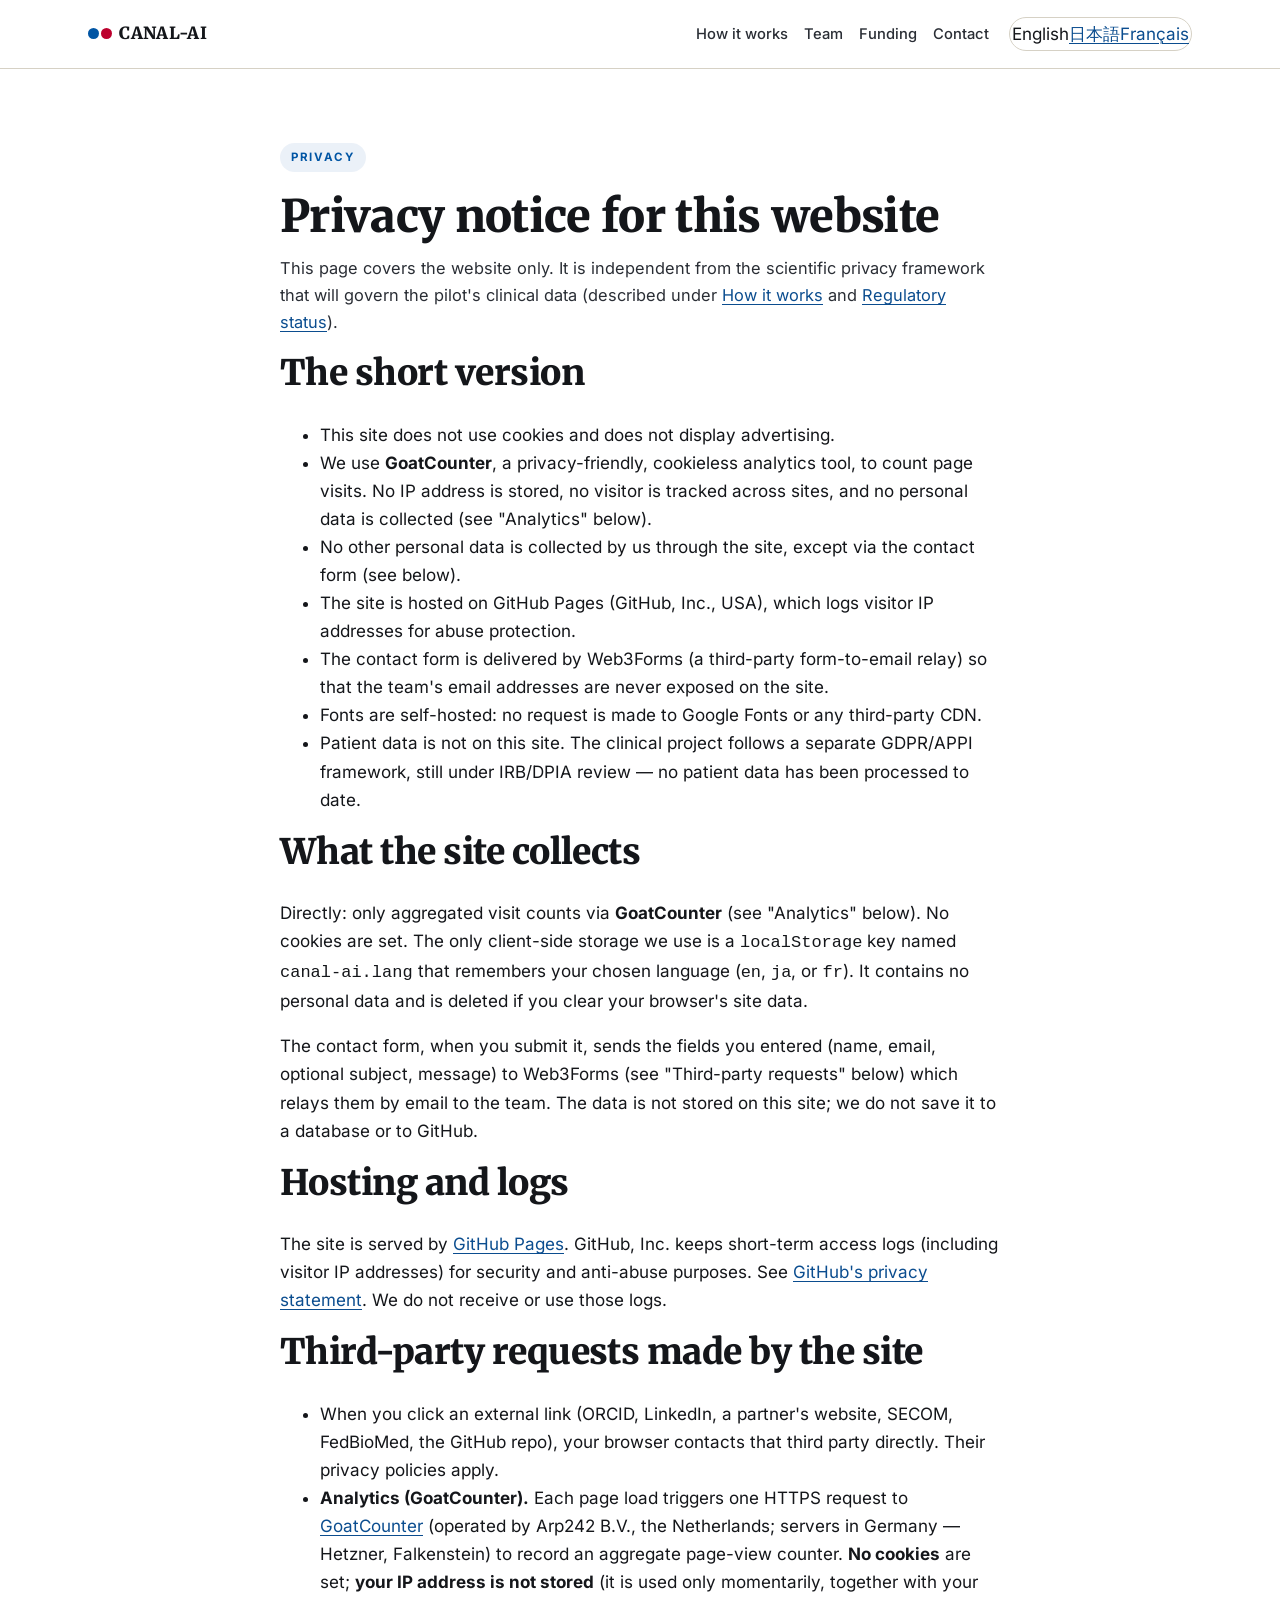
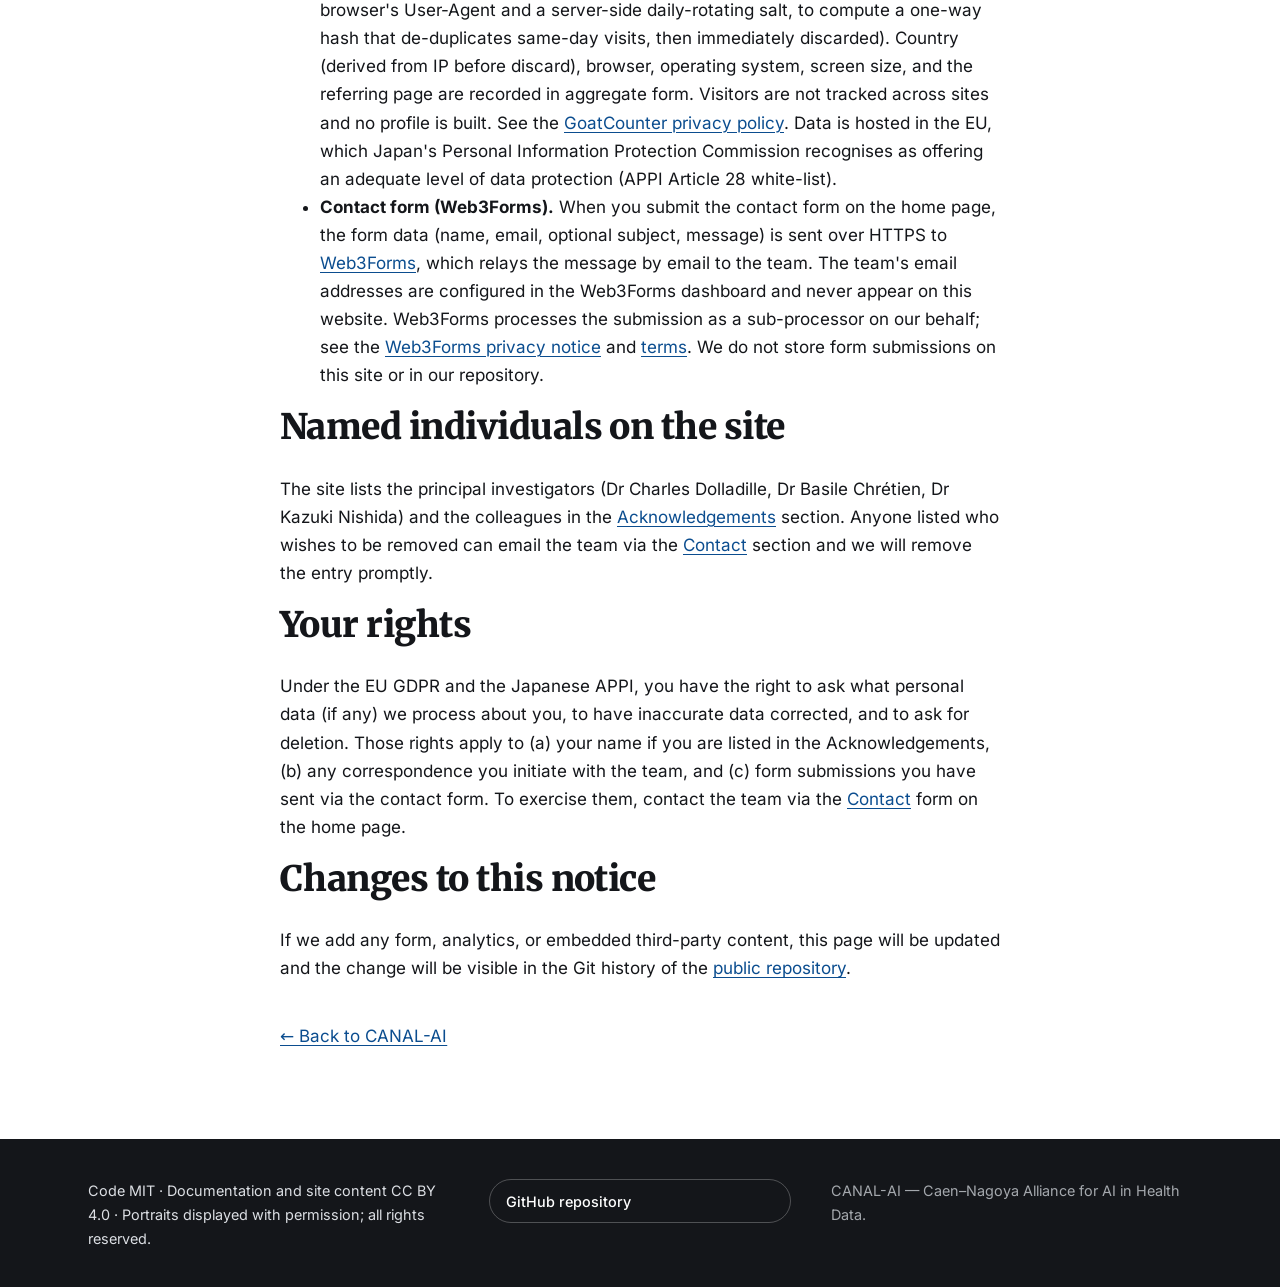
<file: site/privacy.html>
<!doctype html>
<html lang="en">
<head>
<meta charset="utf-8">
<meta name="viewport" content="width=device-width, initial-scale=1">
<title>Privacy — CANAL-AI</title>
<meta name="description" content="Privacy notice for the CANAL-AI project website: what the site does and does not collect, third parties involved, and your rights under GDPR and APPI.">
<meta name="robots" content="noindex,follow">
<link rel="canonical" href="https://canal-ai.org/privacy.html">
<link rel="alternate" hreflang="en" href="https://canal-ai.org/privacy.html">
<link rel="alternate" hreflang="ja" href="https://canal-ai.org/privacy.ja.html">
<link rel="alternate" hreflang="fr" href="https://canal-ai.org/privacy.fr.html">
<link rel="stylesheet" href="assets/fonts/fonts.css">
<link rel="stylesheet" href="assets/style.css">
<link rel="icon" href="data:image/svg+xml,%3Csvg xmlns='http://www.w3.org/2000/svg' viewBox='0 0 64 64'%3E%3Ccircle cx='20' cy='32' r='14' fill='%230055A4'/%3E%3Ccircle cx='44' cy='32' r='14' fill='%23BC002D'/%3E%3C/svg%3E">

<!-- PWA / iOS / theme color -->
<link rel="manifest" href="manifest.webmanifest">
<link rel="apple-touch-icon" sizes="180x180" href="assets/icons/apple-touch-icon.png">
<link rel="icon" type="image/png" sizes="32x32" href="assets/icons/favicon-32.png">
<link rel="icon" type="image/png" sizes="16x16" href="assets/icons/favicon-16.png">
<meta name="theme-color" content="#0055A4">
</head>
<body>

<a class="skip-link" href="#main">Skip to content</a>

<header class="topbar">
  <div class="container topbar__inner">
    <a class="topbar__brand" href="index.html#top" aria-label="CANAL-AI home">
      <span class="brand-dot brand-dot--blue" aria-hidden="true"></span>
      <span class="brand-dot brand-dot--red" aria-hidden="true"></span>
      <span class="brand-word">CANAL-AI</span>
    </a>
    <nav class="topbar__nav" aria-label="Primary">
      <a href="index.html#how">How it works</a>
      <a href="index.html#team">Team</a>
      <a href="index.html#fund">Funding</a>
      <a href="index.html#contact">Contact</a>
    </nav>
    <div class="lang" role="group" aria-label="Language">
      <span class="is-active" lang="en" aria-current="true">English</span>
      <a href="privacy.ja.html" lang="ja" aria-label="日本語">日本語</a>
      <a href="privacy.fr.html" lang="fr" aria-label="Français">Français</a>
    </div>
  </div>
</header>

<main id="main" class="section">
  <div class="container" style="max-width:48rem;">
    <p class="kicker">Privacy</p>
    <h1 style="font-size:clamp(2rem,5vw,2.8rem);">Privacy notice for this website</h1>
    <p class="section__lede">This page covers the website only. It is independent from the scientific
      privacy framework that will govern the pilot's clinical data (described under
      <a href="index.html#how">How it works</a> and <a href="index.html#how">Regulatory status</a>).</p>

    <h2>The short version</h2>
    <ul>
      <li>This site does not use cookies and does not display advertising.</li>
      <li>We use <strong>GoatCounter</strong>, a privacy-friendly, cookieless analytics tool, to count
        page visits. No IP address is stored, no visitor is tracked across sites, and no personal data
        is collected (see "Analytics" below).</li>
      <li>No other personal data is collected by us through the site, except via the contact form
        (see below).</li>
      <li>The site is hosted on GitHub Pages (GitHub, Inc., USA), which logs visitor IP addresses
        for abuse protection.</li>
      <li>The contact form is delivered by Web3Forms (a third-party form-to-email relay) so that the
        team's email addresses are never exposed on the site.</li>
      <li>Fonts are self-hosted: no request is made to Google Fonts or any third-party CDN.</li>
      <li>Patient data is not on this site. The clinical project follows a separate GDPR/APPI
        framework, still under IRB/DPIA review — no patient data has been processed to date.</li>
    </ul>

    <h2>What the site collects</h2>
    <p>Directly: only aggregated visit counts via <strong>GoatCounter</strong> (see "Analytics"
      below). No cookies are set. The only client-side storage we use is a <code>localStorage</code>
      key named <code>canal-ai.lang</code> that remembers your chosen language (<code>en</code>,
      <code>ja</code>, or <code>fr</code>). It contains no personal data and is deleted if you clear
      your browser's site data.</p>
    <p>The contact form, when you submit it, sends the fields you entered (name, email, optional
      subject, message) to Web3Forms (see "Third-party requests" below) which relays them by email
      to the team. The data is not stored on this site; we do not save it to a database or to GitHub.</p>

    <h2>Hosting and logs</h2>
    <p>The site is served by <a href="https://docs.github.com/en/pages" rel="noopener noreferrer">GitHub
      Pages</a>. GitHub, Inc. keeps short-term access logs (including visitor IP addresses) for
      security and anti-abuse purposes. See
      <a href="https://docs.github.com/en/site-policy/privacy-policies/github-general-privacy-statement" rel="noopener noreferrer">GitHub's privacy statement</a>.
      We do not receive or use those logs.</p>

    <h2>Third-party requests made by the site</h2>
    <ul>
      <li>When you click an external link (ORCID, LinkedIn, a partner's website, SECOM, FedBioMed,
        the GitHub repo), your browser contacts that third party directly. Their privacy policies
        apply.</li>
      <li><strong>Analytics (GoatCounter).</strong> Each page load triggers one HTTPS request to
        <a href="https://www.goatcounter.com" rel="noopener noreferrer">GoatCounter</a>
        (operated by Arp242 B.V., the Netherlands; servers in Germany — Hetzner, Falkenstein) to
        record an aggregate page-view counter. <strong>No cookies</strong> are set; <strong>your IP
        address is not stored</strong> (it is used only momentarily, together with your browser's
        User-Agent and a server-side daily-rotating salt, to compute a one-way hash that
        de-duplicates same-day visits, then immediately discarded). Country (derived from IP
        before discard), browser, operating system, screen size, and the referring page are
        recorded in aggregate form. Visitors are not tracked across sites and no profile is built.
        See the <a href="https://www.goatcounter.com/help/privacy" rel="noopener noreferrer">GoatCounter
        privacy policy</a>. Data is hosted in the EU, which Japan's Personal Information Protection
        Commission recognises as offering an adequate level of data protection (APPI Article 28
        white-list).</li>
      <li><strong>Contact form (Web3Forms).</strong> When you submit the contact form on the home
        page, the form data (name, email, optional subject, message) is sent over HTTPS to
        <a href="https://web3forms.com" rel="noopener noreferrer">Web3Forms</a>, which relays the
        message by email to the team. The team's email addresses are configured in the Web3Forms
        dashboard and never appear on this website. Web3Forms processes the submission as a
        sub-processor on our behalf; see the
        <a href="https://web3forms.com/privacy" rel="noopener noreferrer">Web3Forms privacy notice</a>
        and <a href="https://web3forms.com/terms" rel="noopener noreferrer">terms</a>. We do not
        store form submissions on this site or in our repository.</li>
    </ul>

    <h2>Named individuals on the site</h2>
    <p>The site lists the principal investigators (Dr Charles Dolladille, Dr Basile Chrétien,
      Dr Kazuki Nishida) and the colleagues in the <a href="index.html#ack">Acknowledgements</a>
      section. Anyone listed who wishes to be removed can email the team via the
      <a href="index.html#contact">Contact</a> section and we will remove the entry promptly.</p>

    <h2>Your rights</h2>
    <p>Under the EU GDPR and the Japanese APPI, you have the right to ask what personal data (if any)
      we process about you, to have inaccurate data corrected, and to ask for deletion. Those rights
      apply to (a) your name if you are listed in the Acknowledgements, (b) any correspondence you
      initiate with the team, and (c) form submissions you have sent via the contact form. To
      exercise them, contact the team via the
      <a href="index.html#contact">Contact</a> form on the home page.</p>

    <h2>Changes to this notice</h2>
    <p>If we add any form, analytics, or embedded third-party content, this page will be updated
      and the change will be visible in the Git history of the
      <a href="https://github.com/BasileChretien/CANAL-AI" rel="noopener noreferrer">public repository</a>.</p>

    <p style="margin-top:2.5rem;"><a href="index.html#top">← Back to CANAL-AI</a></p>
  </div>
</main>

<footer class="footer">
  <div class="container footer__inner">
    <p>Code MIT · Documentation and site content CC BY 4.0 · Portraits displayed with permission; all rights reserved.</p>
    <a href="https://github.com/BasileChretien/CANAL-AI" rel="noopener noreferrer" class="footer__repo">
      GitHub repository
    </a>
    <p class="footer__small">CANAL-AI — Caen–Nagoya Alliance for AI in Health Data.</p>
  </div>
</footer>

<!-- GoatCounter — privacy-friendly, cookieless analytics. See "Analytics (GoatCounter)" above. -->
<script data-goatcounter="https://canal-ai.goatcounter.com/count"
        async src="//gc.zgo.at/count.js"></script>

</body>
</html>
</file>
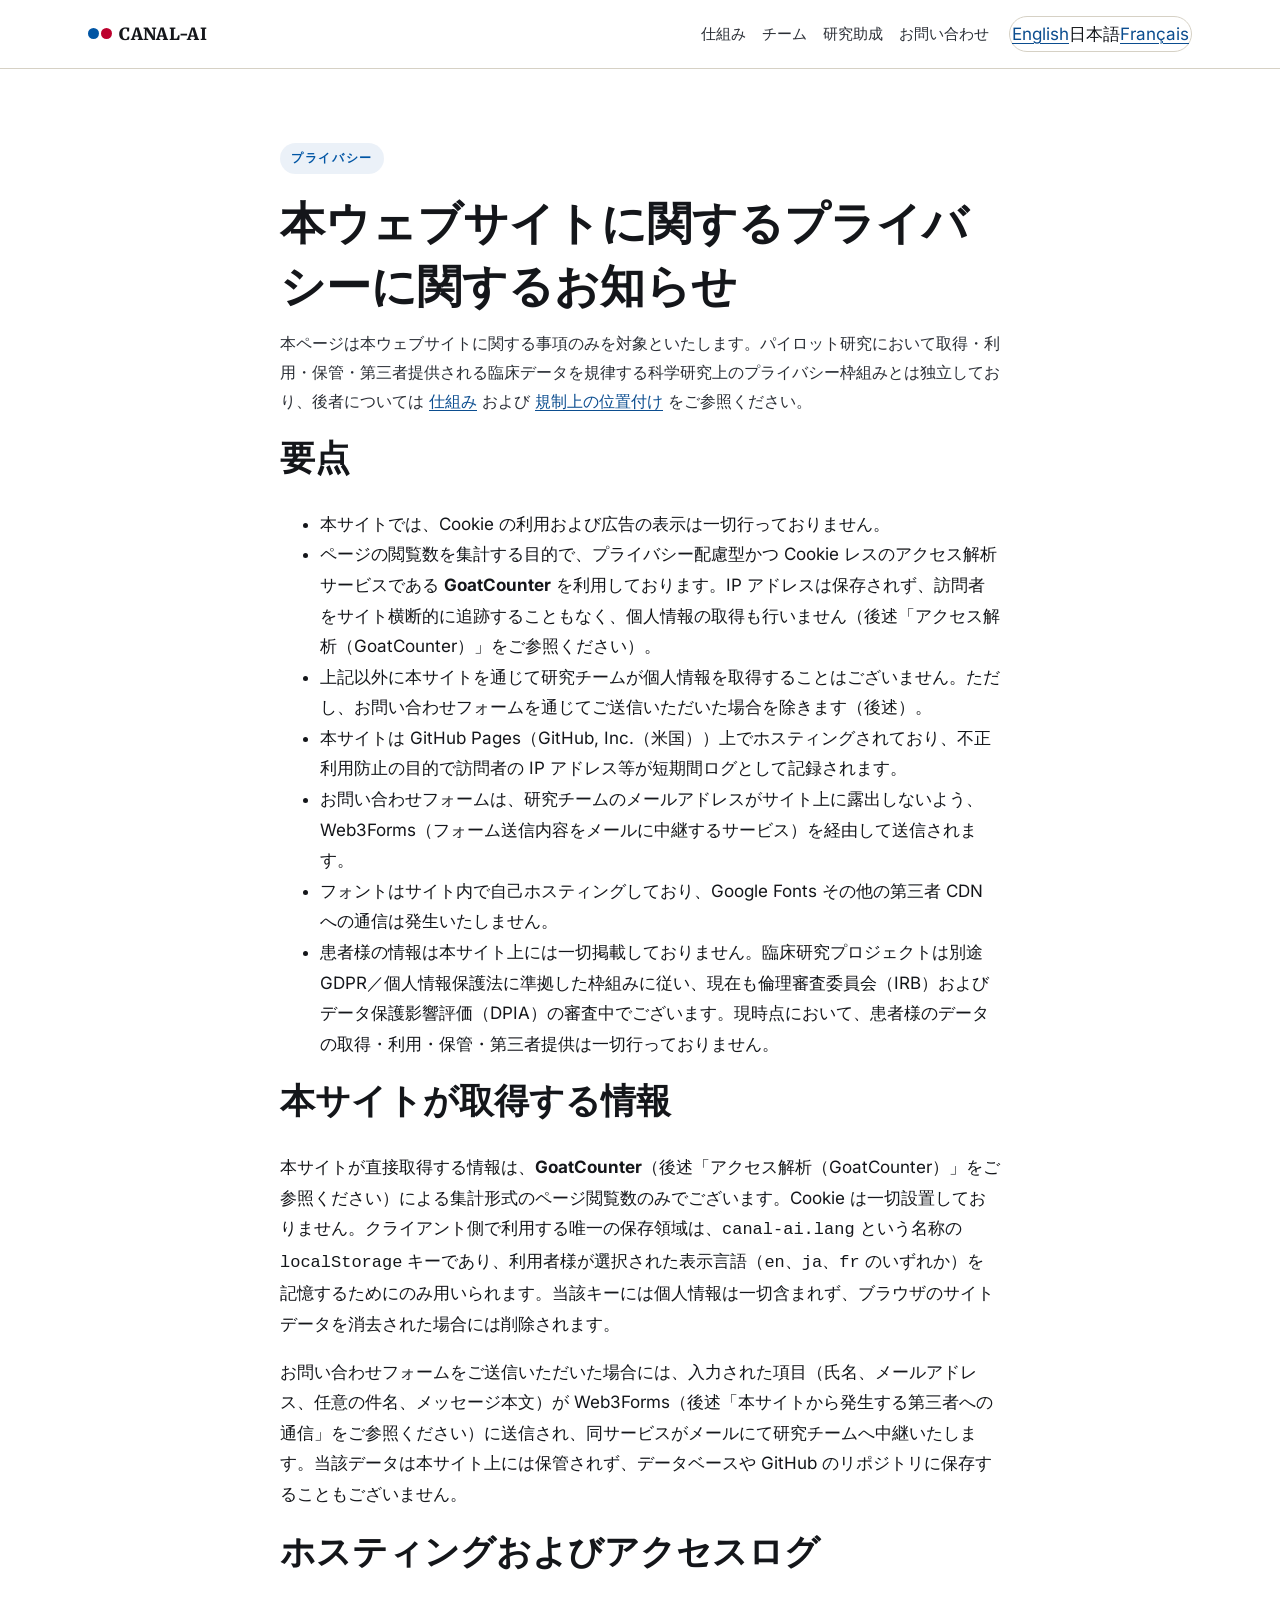
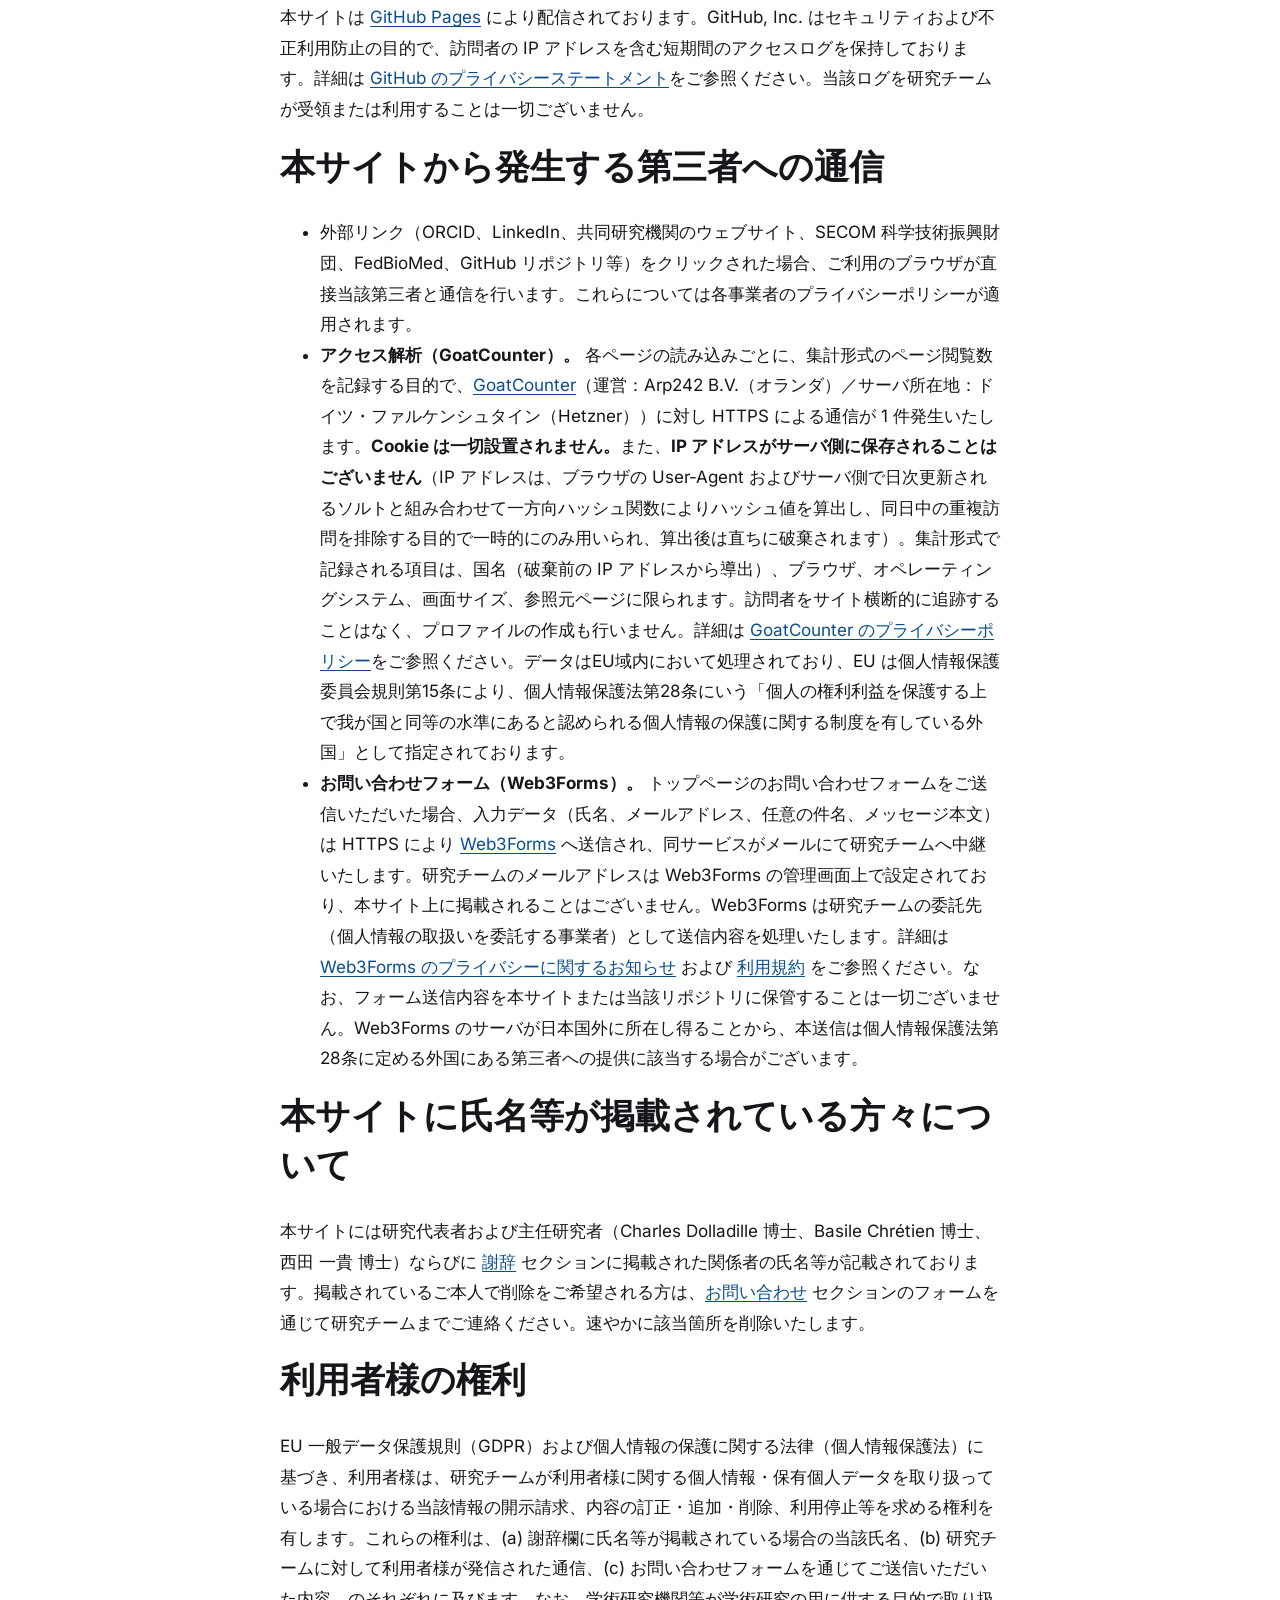
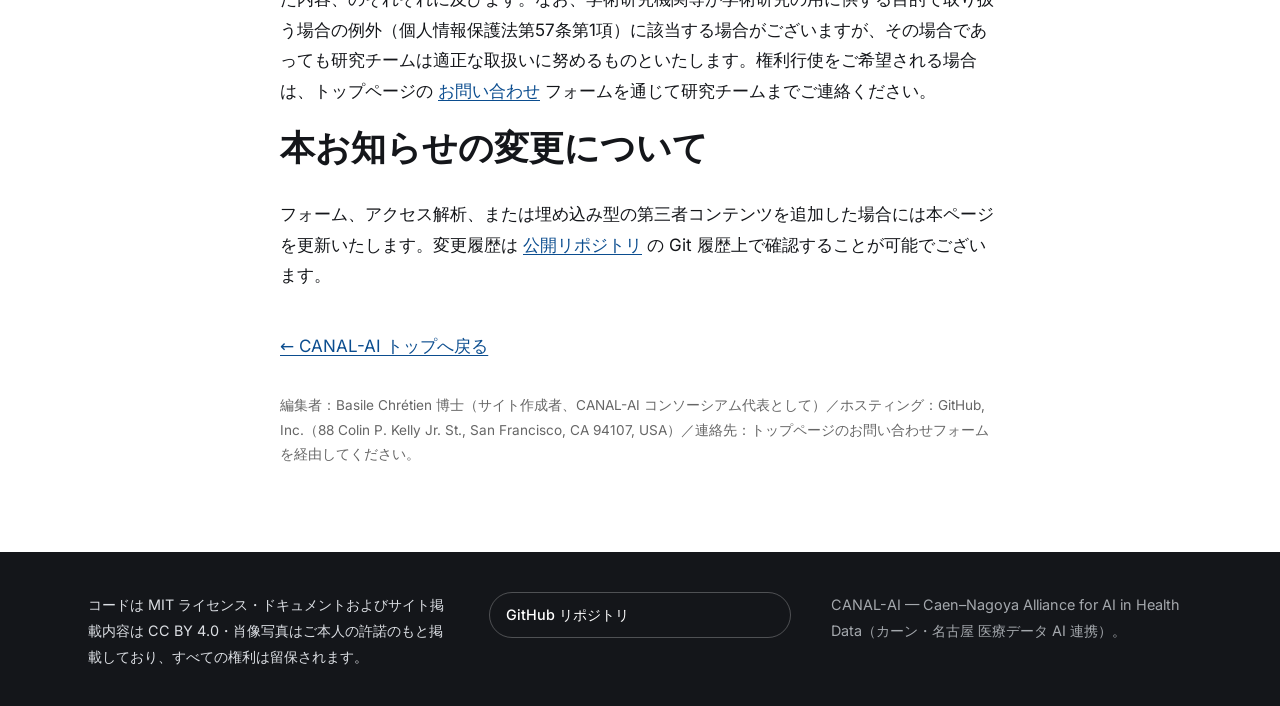
<file: site/privacy.ja.html>
<!doctype html>
<html lang="ja">
<head>
<meta charset="utf-8">
<meta name="viewport" content="width=device-width, initial-scale=1">
<title>プライバシーに関するお知らせ — CANAL-AI</title>
<meta name="description" content="CANAL-AI プロジェクトのウェブサイトに関するプライバシーに関するお知らせ：本サイトが取得する情報・取得しない情報、関与する第三者、ならびにEU一般データ保護規則（GDPR）および個人情報の保護に関する法律（個人情報保護法、APPI）に基づく権利について説明します。">
<meta name="robots" content="noindex,follow">
<link rel="canonical" href="https://canal-ai.org/privacy.ja.html">
<link rel="alternate" hreflang="en" href="https://canal-ai.org/privacy.html">
<link rel="alternate" hreflang="ja" href="https://canal-ai.org/privacy.ja.html">
<link rel="alternate" hreflang="fr" href="https://canal-ai.org/privacy.fr.html">
<link rel="stylesheet" href="assets/fonts/fonts.css">
<link rel="stylesheet" href="assets/style.css">
<link rel="icon" href="data:image/svg+xml,%3Csvg xmlns='http://www.w3.org/2000/svg' viewBox='0 0 64 64'%3E%3Ccircle cx='20' cy='32' r='14' fill='%230055A4'/%3E%3Ccircle cx='44' cy='32' r='14' fill='%23BC002D'/%3E%3C/svg%3E">

<!-- PWA / iOS / theme color -->
<link rel="manifest" href="manifest.webmanifest">
<link rel="apple-touch-icon" sizes="180x180" href="assets/icons/apple-touch-icon.png">
<link rel="icon" type="image/png" sizes="32x32" href="assets/icons/favicon-32.png">
<link rel="icon" type="image/png" sizes="16x16" href="assets/icons/favicon-16.png">
<meta name="theme-color" content="#0055A4">
</head>
<body>

<a class="skip-link" href="#main">本文にスキップ</a>

<header class="topbar">
  <div class="container topbar__inner">
    <a class="topbar__brand" href="index.html#top" aria-label="CANAL-AI ホーム">
      <span class="brand-dot brand-dot--blue" aria-hidden="true"></span>
      <span class="brand-dot brand-dot--red" aria-hidden="true"></span>
      <span class="brand-word">CANAL-AI</span>
    </a>
    <nav class="topbar__nav" aria-label="主要">
      <a href="index.html#how">仕組み</a>
      <a href="index.html#team">チーム</a>
      <a href="index.html#fund">研究助成</a>
      <a href="index.html#contact">お問い合わせ</a>
    </nav>
    <div class="lang" role="group" aria-label="言語">
      <a href="privacy.html" lang="en" aria-label="English">English</a>
      <span class="is-active" lang="ja" aria-current="true">日本語</span>
      <a href="privacy.fr.html" lang="fr" aria-label="Français">Français</a>
    </div>
  </div>
</header>

<main id="main" class="section">
  <div class="container" style="max-width:48rem;">
    <p class="kicker">プライバシー</p>
    <h1 style="font-size:clamp(2rem,5vw,2.8rem);">本ウェブサイトに関するプライバシーに関するお知らせ</h1>
    <p class="section__lede">本ページは本ウェブサイトに関する事項のみを対象といたします。パイロット研究において取得・利用・保管・第三者提供される臨床データを規律する科学研究上のプライバシー枠組みとは独立しており、後者については
      <a href="index.html#how">仕組み</a> および <a href="index.html#how">規制上の位置付け</a> をご参照ください。</p>

    <h2>要点</h2>
    <ul>
      <li>本サイトでは、Cookie の利用および広告の表示は一切行っておりません。</li>
      <li>ページの閲覧数を集計する目的で、プライバシー配慮型かつ Cookie レスのアクセス解析サービスである <strong>GoatCounter</strong> を利用しております。IP アドレスは保存されず、訪問者をサイト横断的に追跡することもなく、個人情報の取得も行いません（後述「アクセス解析（GoatCounter）」をご参照ください）。</li>
      <li>上記以外に本サイトを通じて研究チームが個人情報を取得することはございません。ただし、お問い合わせフォームを通じてご送信いただいた場合を除きます（後述）。</li>
      <li>本サイトは GitHub Pages（GitHub, Inc.（米国））上でホスティングされており、不正利用防止の目的で訪問者の IP アドレス等が短期間ログとして記録されます。</li>
      <li>お問い合わせフォームは、研究チームのメールアドレスがサイト上に露出しないよう、Web3Forms（フォーム送信内容をメールに中継するサービス）を経由して送信されます。</li>
      <li>フォントはサイト内で自己ホスティングしており、Google Fonts その他の第三者 CDN への通信は発生いたしません。</li>
      <li>患者様の情報は本サイト上には一切掲載しておりません。臨床研究プロジェクトは別途 GDPR／個人情報保護法に準拠した枠組みに従い、現在も倫理審査委員会（IRB）およびデータ保護影響評価（DPIA）の審査中でございます。現時点において、患者様のデータの取得・利用・保管・第三者提供は一切行っておりません。</li>
    </ul>

    <h2>本サイトが取得する情報</h2>
    <p>本サイトが直接取得する情報は、<strong>GoatCounter</strong>（後述「アクセス解析（GoatCounter）」をご参照ください）による集計形式のページ閲覧数のみでございます。Cookie は一切設置しておりません。クライアント側で利用する唯一の保存領域は、<code>canal-ai.lang</code> という名称の <code>localStorage</code> キーであり、利用者様が選択された表示言語（<code>en</code>、<code>ja</code>、<code>fr</code> のいずれか）を記憶するためにのみ用いられます。当該キーには個人情報は一切含まれず、ブラウザのサイトデータを消去された場合には削除されます。</p>
    <p>お問い合わせフォームをご送信いただいた場合には、入力された項目（氏名、メールアドレス、任意の件名、メッセージ本文）が Web3Forms（後述「本サイトから発生する第三者への通信」をご参照ください）に送信され、同サービスがメールにて研究チームへ中継いたします。当該データは本サイト上には保管されず、データベースや GitHub のリポジトリに保存することもございません。</p>

    <h2>ホスティングおよびアクセスログ</h2>
    <p>本サイトは <a href="https://docs.github.com/en/pages" rel="noopener noreferrer">GitHub Pages</a> により配信されております。GitHub, Inc. はセキュリティおよび不正利用防止の目的で、訪問者の IP アドレスを含む短期間のアクセスログを保持しております。詳細は
      <a href="https://docs.github.com/en/site-policy/privacy-policies/github-general-privacy-statement" rel="noopener noreferrer">GitHub のプライバシーステートメント</a>をご参照ください。当該ログを研究チームが受領または利用することは一切ございません。</p>

    <h2>本サイトから発生する第三者への通信</h2>
    <ul>
      <li>外部リンク（ORCID、LinkedIn、共同研究機関のウェブサイト、SECOM 科学技術振興財団、FedBioMed、GitHub リポジトリ等）をクリックされた場合、ご利用のブラウザが直接当該第三者と通信を行います。これらについては各事業者のプライバシーポリシーが適用されます。</li>
      <li><strong>アクセス解析（GoatCounter）。</strong> 各ページの読み込みごとに、集計形式のページ閲覧数を記録する目的で、<a href="https://www.goatcounter.com" rel="noopener noreferrer">GoatCounter</a>（運営：Arp242 B.V.（オランダ）／サーバ所在地：ドイツ・ファルケンシュタイン（Hetzner））に対し HTTPS による通信が 1 件発生いたします。<strong>Cookie は一切設置されません。</strong>また、<strong>IP アドレスがサーバ側に保存されることはございません</strong>（IP アドレスは、ブラウザの User-Agent およびサーバ側で日次更新されるソルトと組み合わせて一方向ハッシュ関数によりハッシュ値を算出し、同日中の重複訪問を排除する目的で一時的にのみ用いられ、算出後は直ちに破棄されます）。集計形式で記録される項目は、国名（破棄前の IP アドレスから導出）、ブラウザ、オペレーティングシステム、画面サイズ、参照元ページに限られます。訪問者をサイト横断的に追跡することはなく、プロファイルの作成も行いません。詳細は <a href="https://www.goatcounter.com/help/privacy" rel="noopener noreferrer">GoatCounter のプライバシーポリシー</a>をご参照ください。データはEU域内において処理されており、EU は個人情報保護委員会規則第15条により、個人情報保護法第28条にいう「個人の権利利益を保護する上で我が国と同等の水準にあると認められる個人情報の保護に関する制度を有している外国」として指定されております。</li>
      <li><strong>お問い合わせフォーム（Web3Forms）。</strong> トップページのお問い合わせフォームをご送信いただいた場合、入力データ（氏名、メールアドレス、任意の件名、メッセージ本文）は HTTPS により <a href="https://web3forms.com" rel="noopener noreferrer">Web3Forms</a> へ送信され、同サービスがメールにて研究チームへ中継いたします。研究チームのメールアドレスは Web3Forms の管理画面上で設定されており、本サイト上に掲載されることはございません。Web3Forms は研究チームの委託先（個人情報の取扱いを委託する事業者）として送信内容を処理いたします。詳細は
        <a href="https://web3forms.com/privacy" rel="noopener noreferrer">Web3Forms のプライバシーに関するお知らせ</a>
        および <a href="https://web3forms.com/terms" rel="noopener noreferrer">利用規約</a> をご参照ください。なお、フォーム送信内容を本サイトまたは当該リポジトリに保管することは一切ございません。Web3Forms のサーバが日本国外に所在し得ることから、本送信は個人情報保護法第28条に定める外国にある第三者への提供に該当する場合がございます。</li>
    </ul>

    <h2>本サイトに氏名等が掲載されている方々について</h2>
    <p>本サイトには研究代表者および主任研究者（Charles Dolladille 博士、Basile Chrétien 博士、西田 一貴 博士）ならびに <a href="index.html#ack">謝辞</a> セクションに掲載された関係者の氏名等が記載されております。掲載されているご本人で削除をご希望される方は、<a href="index.html#contact">お問い合わせ</a> セクションのフォームを通じて研究チームまでご連絡ください。速やかに該当箇所を削除いたします。</p>

    <h2>利用者様の権利</h2>
    <p>EU 一般データ保護規則（GDPR）および個人情報の保護に関する法律（個人情報保護法）に基づき、利用者様は、研究チームが利用者様に関する個人情報・保有個人データを取り扱っている場合における当該情報の開示請求、内容の訂正・追加・削除、利用停止等を求める権利を有します。これらの権利は、(a) 謝辞欄に氏名等が掲載されている場合の当該氏名、(b) 研究チームに対して利用者様が発信された通信、(c) お問い合わせフォームを通じてご送信いただいた内容、のそれぞれに及びます。なお、学術研究機関等が学術研究の用に供する目的で取り扱う場合の例外（個人情報保護法第57条第1項）に該当する場合がございますが、その場合であっても研究チームは適正な取扱いに努めるものといたします。権利行使をご希望される場合は、トップページの <a href="index.html#contact">お問い合わせ</a> フォームを通じて研究チームまでご連絡ください。</p>

    <h2>本お知らせの変更について</h2>
    <p>フォーム、アクセス解析、または埋め込み型の第三者コンテンツを追加した場合には本ページを更新いたします。変更履歴は
      <a href="https://github.com/BasileChretien/CANAL-AI" rel="noopener noreferrer">公開リポジトリ</a> の Git 履歴上で確認することが可能でございます。</p>

    <p style="margin-top:2.5rem;"><a href="index.html#top">← CANAL-AI トップへ戻る</a></p>

    <p class="footer__small" style="margin-top:2rem;font-size:0.85rem;color:#666;">編集者：Basile Chrétien 博士（サイト作成者、CANAL-AI コンソーシアム代表として）／ホスティング：GitHub, Inc.（88 Colin P. Kelly Jr. St., San Francisco, CA 94107, USA）／連絡先：トップページのお問い合わせフォームを経由してください。</p>
  </div>
</main>

<footer class="footer">
  <div class="container footer__inner">
    <p>コードは MIT ライセンス・ドキュメントおよびサイト掲載内容は CC BY 4.0・肖像写真はご本人の許諾のもと掲載しており、すべての権利は留保されます。</p>
    <a href="https://github.com/BasileChretien/CANAL-AI" rel="noopener noreferrer" class="footer__repo">
      GitHub リポジトリ
    </a>
    <p class="footer__small">CANAL-AI — Caen–Nagoya Alliance for AI in Health Data（カーン・名古屋 医療データ AI 連携）。</p>
  </div>
</footer>

<!-- GoatCounter — プライバシー配慮型・Cookieレスのアクセス解析。詳細は本ページの「アクセス解析（GoatCounter）」をご参照ください。 -->
<script data-goatcounter="https://canal-ai.goatcounter.com/count"
        async src="//gc.zgo.at/count.js"></script>

</body>
</html>
</file>
<file: site/assets/fonts/fonts.css>
/* CANAL-AI — Latin self-hosted fonts (Inter, Merriweather)
   Subsets kept: latin, latin-ext, vietnamese.
   Original source: fonts.googleapis.com; Apache License 2.0 / Open Font License.
   Japanese (Noto Sans JP) is loaded separately on demand via fonts-jp.css.
 */

/* vietnamese */
@font-face {
  font-family: 'Inter';
  font-style: normal;
  font-weight: 400;
  font-display: swap;
  src: url(woff2/UcC73FwrK3iLTeHuS_nVMrMxCp50SjIa2pL7SUc.woff2) format('woff2');
  unicode-range: U+0102-0103, U+0110-0111, U+0128-0129, U+0168-0169, U+01A0-01A1, U+01AF-01B0, U+0300-0301, U+0303-0304, U+0308-0309, U+0323, U+0329, U+1EA0-1EF9, U+20AB;
}

/* latin-ext */
@font-face {
  font-family: 'Inter';
  font-style: normal;
  font-weight: 400;
  font-display: swap;
  src: url(woff2/UcC73FwrK3iLTeHuS_nVMrMxCp50SjIa25L7SUc.woff2) format('woff2');
  unicode-range: U+0100-02BA, U+02BD-02C5, U+02C7-02CC, U+02CE-02D7, U+02DD-02FF, U+0304, U+0308, U+0329, U+1D00-1DBF, U+1E00-1E9F, U+1EF2-1EFF, U+2020, U+20A0-20AB, U+20AD-20C0, U+2113, U+2C60-2C7F, U+A720-A7FF;
}

/* latin */
@font-face {
  font-family: 'Inter';
  font-style: normal;
  font-weight: 400;
  font-display: swap;
  src: url(woff2/UcC73FwrK3iLTeHuS_nVMrMxCp50SjIa1ZL7.woff2) format('woff2');
  unicode-range: U+0000-00FF, U+0131, U+0152-0153, U+02BB-02BC, U+02C6, U+02DA, U+02DC, U+0304, U+0308, U+0329, U+2000-206F, U+20AC, U+2122, U+2191, U+2193, U+2212, U+2215, U+FEFF, U+FFFD;
}

/* vietnamese */
@font-face {
  font-family: 'Inter';
  font-style: normal;
  font-weight: 500;
  font-display: swap;
  src: url(woff2/UcC73FwrK3iLTeHuS_nVMrMxCp50SjIa2pL7SUc.woff2) format('woff2');
  unicode-range: U+0102-0103, U+0110-0111, U+0128-0129, U+0168-0169, U+01A0-01A1, U+01AF-01B0, U+0300-0301, U+0303-0304, U+0308-0309, U+0323, U+0329, U+1EA0-1EF9, U+20AB;
}

/* latin-ext */
@font-face {
  font-family: 'Inter';
  font-style: normal;
  font-weight: 500;
  font-display: swap;
  src: url(woff2/UcC73FwrK3iLTeHuS_nVMrMxCp50SjIa25L7SUc.woff2) format('woff2');
  unicode-range: U+0100-02BA, U+02BD-02C5, U+02C7-02CC, U+02CE-02D7, U+02DD-02FF, U+0304, U+0308, U+0329, U+1D00-1DBF, U+1E00-1E9F, U+1EF2-1EFF, U+2020, U+20A0-20AB, U+20AD-20C0, U+2113, U+2C60-2C7F, U+A720-A7FF;
}

/* latin */
@font-face {
  font-family: 'Inter';
  font-style: normal;
  font-weight: 500;
  font-display: swap;
  src: url(woff2/UcC73FwrK3iLTeHuS_nVMrMxCp50SjIa1ZL7.woff2) format('woff2');
  unicode-range: U+0000-00FF, U+0131, U+0152-0153, U+02BB-02BC, U+02C6, U+02DA, U+02DC, U+0304, U+0308, U+0329, U+2000-206F, U+20AC, U+2122, U+2191, U+2193, U+2212, U+2215, U+FEFF, U+FFFD;
}

/* vietnamese */
@font-face {
  font-family: 'Inter';
  font-style: normal;
  font-weight: 600;
  font-display: swap;
  src: url(woff2/UcC73FwrK3iLTeHuS_nVMrMxCp50SjIa2pL7SUc.woff2) format('woff2');
  unicode-range: U+0102-0103, U+0110-0111, U+0128-0129, U+0168-0169, U+01A0-01A1, U+01AF-01B0, U+0300-0301, U+0303-0304, U+0308-0309, U+0323, U+0329, U+1EA0-1EF9, U+20AB;
}

/* latin-ext */
@font-face {
  font-family: 'Inter';
  font-style: normal;
  font-weight: 600;
  font-display: swap;
  src: url(woff2/UcC73FwrK3iLTeHuS_nVMrMxCp50SjIa25L7SUc.woff2) format('woff2');
  unicode-range: U+0100-02BA, U+02BD-02C5, U+02C7-02CC, U+02CE-02D7, U+02DD-02FF, U+0304, U+0308, U+0329, U+1D00-1DBF, U+1E00-1E9F, U+1EF2-1EFF, U+2020, U+20A0-20AB, U+20AD-20C0, U+2113, U+2C60-2C7F, U+A720-A7FF;
}

/* latin */
@font-face {
  font-family: 'Inter';
  font-style: normal;
  font-weight: 600;
  font-display: swap;
  src: url(woff2/UcC73FwrK3iLTeHuS_nVMrMxCp50SjIa1ZL7.woff2) format('woff2');
  unicode-range: U+0000-00FF, U+0131, U+0152-0153, U+02BB-02BC, U+02C6, U+02DA, U+02DC, U+0304, U+0308, U+0329, U+2000-206F, U+20AC, U+2122, U+2191, U+2193, U+2212, U+2215, U+FEFF, U+FFFD;
}

/* vietnamese */
@font-face {
  font-family: 'Inter';
  font-style: normal;
  font-weight: 700;
  font-display: swap;
  src: url(woff2/UcC73FwrK3iLTeHuS_nVMrMxCp50SjIa2pL7SUc.woff2) format('woff2');
  unicode-range: U+0102-0103, U+0110-0111, U+0128-0129, U+0168-0169, U+01A0-01A1, U+01AF-01B0, U+0300-0301, U+0303-0304, U+0308-0309, U+0323, U+0329, U+1EA0-1EF9, U+20AB;
}

/* latin-ext */
@font-face {
  font-family: 'Inter';
  font-style: normal;
  font-weight: 700;
  font-display: swap;
  src: url(woff2/UcC73FwrK3iLTeHuS_nVMrMxCp50SjIa25L7SUc.woff2) format('woff2');
  unicode-range: U+0100-02BA, U+02BD-02C5, U+02C7-02CC, U+02CE-02D7, U+02DD-02FF, U+0304, U+0308, U+0329, U+1D00-1DBF, U+1E00-1E9F, U+1EF2-1EFF, U+2020, U+20A0-20AB, U+20AD-20C0, U+2113, U+2C60-2C7F, U+A720-A7FF;
}

/* latin */
@font-face {
  font-family: 'Inter';
  font-style: normal;
  font-weight: 700;
  font-display: swap;
  src: url(woff2/UcC73FwrK3iLTeHuS_nVMrMxCp50SjIa1ZL7.woff2) format('woff2');
  unicode-range: U+0000-00FF, U+0131, U+0152-0153, U+02BB-02BC, U+02C6, U+02DA, U+02DC, U+0304, U+0308, U+0329, U+2000-206F, U+20AC, U+2122, U+2191, U+2193, U+2212, U+2215, U+FEFF, U+FFFD;
}

/* vietnamese */
@font-face {
  font-family: 'Inter';
  font-style: normal;
  font-weight: 800;
  font-display: swap;
  src: url(woff2/UcC73FwrK3iLTeHuS_nVMrMxCp50SjIa2pL7SUc.woff2) format('woff2');
  unicode-range: U+0102-0103, U+0110-0111, U+0128-0129, U+0168-0169, U+01A0-01A1, U+01AF-01B0, U+0300-0301, U+0303-0304, U+0308-0309, U+0323, U+0329, U+1EA0-1EF9, U+20AB;
}

/* latin-ext */
@font-face {
  font-family: 'Inter';
  font-style: normal;
  font-weight: 800;
  font-display: swap;
  src: url(woff2/UcC73FwrK3iLTeHuS_nVMrMxCp50SjIa25L7SUc.woff2) format('woff2');
  unicode-range: U+0100-02BA, U+02BD-02C5, U+02C7-02CC, U+02CE-02D7, U+02DD-02FF, U+0304, U+0308, U+0329, U+1D00-1DBF, U+1E00-1E9F, U+1EF2-1EFF, U+2020, U+20A0-20AB, U+20AD-20C0, U+2113, U+2C60-2C7F, U+A720-A7FF;
}

/* latin */
@font-face {
  font-family: 'Inter';
  font-style: normal;
  font-weight: 800;
  font-display: swap;
  src: url(woff2/UcC73FwrK3iLTeHuS_nVMrMxCp50SjIa1ZL7.woff2) format('woff2');
  unicode-range: U+0000-00FF, U+0131, U+0152-0153, U+02BB-02BC, U+02C6, U+02DA, U+02DC, U+0304, U+0308, U+0329, U+2000-206F, U+20AC, U+2122, U+2191, U+2193, U+2212, U+2215, U+FEFF, U+FFFD;
}

/* vietnamese */
@font-face {
  font-family: 'Merriweather';
  font-style: normal;
  font-weight: 700;
  font-stretch: 100%;
  font-display: swap;
  src: url(woff2/u-4e0qyriQwlOrhSvowK_l5UcA6zuSYEqOzpPe3HOZJ5eX1WtLaQwmYiSeqlJ-mFqA.woff2) format('woff2');
  unicode-range: U+0102-0103, U+0110-0111, U+0128-0129, U+0168-0169, U+01A0-01A1, U+01AF-01B0, U+0300-0301, U+0303-0304, U+0308-0309, U+0323, U+0329, U+1EA0-1EF9, U+20AB;
}

/* latin-ext */
@font-face {
  font-family: 'Merriweather';
  font-style: normal;
  font-weight: 700;
  font-stretch: 100%;
  font-display: swap;
  src: url(woff2/u-4e0qyriQwlOrhSvowK_l5UcA6zuSYEqOzpPe3HOZJ5eX1WtLaQwmYiSeqkJ-mFqA.woff2) format('woff2');
  unicode-range: U+0100-02BA, U+02BD-02C5, U+02C7-02CC, U+02CE-02D7, U+02DD-02FF, U+0304, U+0308, U+0329, U+1D00-1DBF, U+1E00-1E9F, U+1EF2-1EFF, U+2020, U+20A0-20AB, U+20AD-20C0, U+2113, U+2C60-2C7F, U+A720-A7FF;
}

/* latin */
@font-face {
  font-family: 'Merriweather';
  font-style: normal;
  font-weight: 700;
  font-stretch: 100%;
  font-display: swap;
  src: url(woff2/u-4e0qyriQwlOrhSvowK_l5UcA6zuSYEqOzpPe3HOZJ5eX1WtLaQwmYiSeqqJ-k.woff2) format('woff2');
  unicode-range: U+0000-00FF, U+0131, U+0152-0153, U+02BB-02BC, U+02C6, U+02DA, U+02DC, U+0304, U+0308, U+0329, U+2000-206F, U+20AC, U+2122, U+2191, U+2193, U+2212, U+2215, U+FEFF, U+FFFD;
}

/* vietnamese */
@font-face {
  font-family: 'Merriweather';
  font-style: normal;
  font-weight: 900;
  font-stretch: 100%;
  font-display: swap;
  src: url(woff2/u-4e0qyriQwlOrhSvowK_l5UcA6zuSYEqOzpPe3HOZJ5eX1WtLaQwmYiSeqlJ-mFqA.woff2) format('woff2');
  unicode-range: U+0102-0103, U+0110-0111, U+0128-0129, U+0168-0169, U+01A0-01A1, U+01AF-01B0, U+0300-0301, U+0303-0304, U+0308-0309, U+0323, U+0329, U+1EA0-1EF9, U+20AB;
}

/* latin-ext */
@font-face {
  font-family: 'Merriweather';
  font-style: normal;
  font-weight: 900;
  font-stretch: 100%;
  font-display: swap;
  src: url(woff2/u-4e0qyriQwlOrhSvowK_l5UcA6zuSYEqOzpPe3HOZJ5eX1WtLaQwmYiSeqkJ-mFqA.woff2) format('woff2');
  unicode-range: U+0100-02BA, U+02BD-02C5, U+02C7-02CC, U+02CE-02D7, U+02DD-02FF, U+0304, U+0308, U+0329, U+1D00-1DBF, U+1E00-1E9F, U+1EF2-1EFF, U+2020, U+20A0-20AB, U+20AD-20C0, U+2113, U+2C60-2C7F, U+A720-A7FF;
}

/* latin */
@font-face {
  font-family: 'Merriweather';
  font-style: normal;
  font-weight: 900;
  font-stretch: 100%;
  font-display: swap;
  src: url(woff2/u-4e0qyriQwlOrhSvowK_l5UcA6zuSYEqOzpPe3HOZJ5eX1WtLaQwmYiSeqqJ-k.woff2) format('woff2');
  unicode-range: U+0000-00FF, U+0131, U+0152-0153, U+02BB-02BC, U+02C6, U+02DA, U+02DC, U+0304, U+0308, U+0329, U+2000-206F, U+20AC, U+2122, U+2191, U+2193, U+2212, U+2215, U+FEFF, U+FFFD;
}
</file>
<file: site/assets/style.css>
/* =============================================================
   CANAL-AI — modern, funder-facing, trilingual-ready stylesheet
   ============================================================= */

:root {
  --fr-blue:   #0055A4;
  --fr-blue-2: #003d78;
  --jp-red:    #BC002D;
  --jp-red-2:  #82001f;
  --ink:       #14161a;
  --ink-2:     #2a2e35;
  --muted:     #5a5f66;
  --muted-2:   #8e939b;
  --paper:     #ffffff;
  --cream:     #f7f5f1;
  --cream-2:   #efece5;
  --line:      #d6d1c5;
  --line-2:    #bdb7a7;
  --accent:    #0b4d8f;
  --focus:     #ffbf47;

  --radius:    12px;
  --radius-sm: 8px;
  --shadow-sm: 0 1px 2px rgba(20, 22, 26, 0.04), 0 1px 3px rgba(20, 22, 26, 0.06);
  --shadow-md: 0 4px 12px rgba(20, 22, 26, 0.08), 0 2px 4px rgba(20, 22, 26, 0.04);
  --shadow-lg: 0 16px 40px rgba(20, 22, 26, 0.12), 0 4px 12px rgba(20, 22, 26, 0.06);

  --max:       72rem;
  --topbar-h:  64px;
  --sans:      "Inter", system-ui, -apple-system, "Segoe UI", Helvetica, Arial, sans-serif;
  --sans-jp:   "Noto Sans JP", "Hiragino Sans", "Yu Gothic", var(--sans);
  --serif:     "Merriweather", Georgia, "Noto Serif JP", serif;
}

/* ---------- Reset & base ---------- */

*, *::before, *::after { box-sizing: border-box; }

html {
  scroll-behavior: smooth;
  scroll-padding-top: calc(var(--topbar-h) + 12px);
}

body {
  margin: 0;
  font-family: var(--sans);
  color: var(--ink);
  background: var(--paper);
  line-height: 1.65;
  font-size: 17px;
  -webkit-font-smoothing: antialiased;
}

/* Per-language font swap so CJK metrics are right. */
html[lang="ja"] body { font-family: var(--sans-jp); }

img { max-width: 100%; display: block; }

/* <picture> should not affect layout — only its <img> child does. Without
   this, a <picture> inside a sized flex container (logo chips, partner
   tiles) takes the img's natural dimensions and overflows the container. */
picture { display: contents; }

h1, h2, h3, h4 {
  font-family: var(--serif);
  line-height: 1.2;
  color: var(--ink);
  letter-spacing: -0.015em;
  font-weight: 800;
}

h1 { font-size: clamp(2.5rem, 6vw, 4.5rem); margin: 0.2em 0 0.25em; }
h2 { font-size: clamp(1.6rem, 3vw, 2.2rem); margin: 0 0 0.75em; }
h3 { font-size: 1.15rem; margin: 0 0 0.5em; font-weight: 700; }
h4 { font-size: 1rem; margin: 0 0 0.4em; font-weight: 700; font-family: var(--sans); letter-spacing: normal; }

p { margin: 0 0 1em; }

a { color: var(--accent); text-decoration-thickness: 1px; text-underline-offset: 3px; }
a:hover { text-decoration-thickness: 2px; }

/* Abbreviation tooltips — dotted underline + instant styled tooltip on hover / focus. */
abbr[aria-label] {
  position: relative;
  text-decoration: underline dotted var(--muted-2);
  text-decoration-thickness: 1px;
  text-underline-offset: 3px;
  cursor: help;
}

abbr[aria-label]:hover,
abbr[aria-label]:focus-visible,
abbr[aria-label].is-open { text-decoration-color: var(--accent); }

/* Tooltip is rendered as a real DOM element appended to <body> by i18n.js
   (.abbr-tip). Pseudo-element approaches couldn't measure the actual width
   to clamp inside narrow viewports, so we control both axes from JS. */
.abbr-tip {
  position: fixed;
  background: var(--ink);
  color: #fff;
  padding: 0.55rem 0.85rem;
  border-radius: 6px;
  font-family: var(--sans);
  font-size: 0.82rem;
  font-weight: 400;
  line-height: 1.45;
  max-width: min(280px, calc(100vw - 16px));
  text-align: left;
  letter-spacing: normal;
  text-decoration: none;
  text-transform: none;
  box-shadow: 0 6px 20px rgba(0, 0, 0, 0.18);
  pointer-events: none;
  z-index: 1000;
  /* JS sets left/top after measuring */
  left: 0;
  top: 0;
}

.abbr-tip__arrow {
  position: absolute;
  width: 0;
  height: 0;
  border: 6px solid transparent;
}

.abbr-tip[data-placement="above"] .abbr-tip__arrow {
  bottom: -12px;
  border-top-color: var(--ink);
}

.abbr-tip[data-placement="below"] .abbr-tip__arrow {
  top: -12px;
  border-bottom-color: var(--ink);
}

/* Skip link */
.skip-link {
  position: absolute;
  left: -9999px;
  top: auto;
  width: 1px;
  height: 1px;
  overflow: hidden;
}
.skip-link:focus {
  left: 1rem;
  top: 1rem;
  width: auto;
  height: auto;
  padding: 0.75rem 1rem;
  background: var(--ink);
  color: #fff;
  border-radius: var(--radius-sm);
  z-index: 200;
  text-decoration: none;
  font-weight: 700;
}

/* Global focus ring */
:focus { outline: none; }
:focus-visible {
  outline: 3px solid var(--focus);
  outline-offset: 3px;
  border-radius: 4px;
}
.btn:focus-visible,
.logo-chip:focus-visible,
.partners__ext:focus-visible,
.footer__repo:focus-visible,
.lang button:focus-visible,
.person__links a:focus-visible,
.nav-toggle:focus-visible {
  outline-color: var(--focus);
  outline-offset: 3px;
}
.hero .btn:focus-visible {
  outline-color: #fff;
  box-shadow: 0 0 0 2px var(--accent);
}

.container {
  max-width: var(--max);
  margin: 0 auto;
  padding: 0 1.5rem;
}

.kicker {
  display: inline-block;
  margin: 0 0 0.6rem;
  padding: 0.3rem 0.7rem;
  font-size: 0.72rem;
  font-weight: 700;
  text-transform: uppercase;
  letter-spacing: 0.14em;
  color: var(--fr-blue);
  background: rgba(0, 85, 164, 0.08);
  border-radius: 999px;
}

/* ---------- Top bar ---------- */

.topbar {
  position: sticky;
  top: 0;
  z-index: 50;
  background: rgba(255, 255, 255, 0.85);
  backdrop-filter: saturate(1.3) blur(12px);
  -webkit-backdrop-filter: saturate(1.3) blur(12px);
  border-bottom: 1px solid var(--line);
}

.topbar__inner {
  display: flex;
  align-items: center;
  gap: 1.25rem;
  padding: 0.75rem 1.5rem;
  min-height: var(--topbar-h);
}

.topbar__brand {
  display: inline-flex;
  align-items: center;
  gap: 0.45rem;
  text-decoration: none;
  color: var(--ink);
  font-weight: 800;
  letter-spacing: 0.02em;
}

.brand-dot {
  width: 11px;
  height: 11px;
  border-radius: 50%;
  display: inline-block;
}

.brand-dot--blue { background: var(--fr-blue); }
.brand-dot--red  { background: var(--jp-red); margin-left: -2px; }

.brand-word { font-family: var(--serif); font-size: 1.05rem; }

.topbar__nav {
  display: flex;
  gap: 1rem;
  margin-left: auto;
  flex-wrap: wrap;
}

.topbar__nav a {
  color: var(--ink-2);
  text-decoration: none;
  font-size: 0.92rem;
  font-weight: 500;
  padding: 0.5rem 0;
  position: relative;
  min-height: 44px;
  display: inline-flex;
  align-items: center;
}

.topbar__nav a:hover { color: var(--accent); }

.lang {
  display: inline-flex;
  gap: 0;
  border: 1px solid var(--line);
  border-radius: 999px;
  padding: 2px;
  background: #fff;
}

.lang button {
  background: transparent;
  border: 0;
  padding: 0.45rem 0.85rem;
  border-radius: 999px;
  font: inherit;
  font-size: 0.8rem;
  font-weight: 600;
  color: var(--muted);
  cursor: pointer;
  letter-spacing: 0.02em;
  min-height: 36px;
  min-width: 44px;
}

.lang button:hover { color: var(--ink); }

.lang button.is-active {
  background: var(--ink);
  color: #fff;
}

.nav-toggle {
  display: none;
  background: transparent;
  border: 1px solid var(--line);
  color: var(--ink);
  border-radius: var(--radius-sm);
  padding: 0.5rem;
  margin-left: auto;
  cursor: pointer;
  width: 44px;
  height: 44px;
  align-items: center;
  justify-content: center;
}

@media (max-width: 920px) {
  .topbar__nav {
    display: none;
    position: absolute;
    top: var(--topbar-h);
    left: 0;
    right: 0;
    background: #fff;
    flex-direction: column;
    gap: 0;
    padding: 0.5rem 1.5rem 1rem;
    border-bottom: 1px solid var(--line);
    box-shadow: var(--shadow-md);
  }
  .topbar__nav.is-open { display: flex; }
  .topbar__nav a {
    padding: 0.85rem 0;
    border-bottom: 1px solid var(--line);
    font-size: 1rem;
  }
  .topbar__nav a:last-child { border-bottom: 0; }
  .nav-toggle { display: inline-flex; }
  .topbar__inner { gap: 0.75rem; }
}

@media (max-width: 460px) {
  .lang button { font-size: 0.72rem; padding: 0.4rem 0.55rem; min-width: 36px; }
}

/* ---------- Hero ---------- */

.hero {
  position: relative;
  overflow: hidden;
  padding: 4rem 0 4.5rem;
  color: #fff;
  isolation: isolate;
}

.hero__bg {
  position: absolute;
  inset: 0;
  z-index: -1;
  background:
    radial-gradient(1200px 400px at 80% 10%, rgba(255, 255, 255, 0.16), transparent 60%),
    linear-gradient(135deg, var(--fr-blue-2) 0%, var(--fr-blue) 38%, var(--jp-red) 62%, var(--jp-red-2) 100%);
}

.hero__inner {
  position: relative;
  display: block;
}

.hero__text {
  min-width: 0;
  max-width: 60rem;
}

/* ---------- Hero panoramic photo ---------- */
.hero__photo {
  margin: 2.5rem auto 0;
  max-width: 920px;
}

.hero__photo picture {
  display: block;
  line-height: 0;
  border-radius: 14px;
  overflow: hidden;
  box-shadow:
    0 30px 60px -20px rgba(0, 0, 0, 0.55),
    0 0 0 1px rgba(255, 255, 255, 0.18);
}

.hero__photo img {
  display: block;
  width: 100%;
  height: auto;
  aspect-ratio: 1040 / 594;
  transition: transform 0.4s ease;
}

.hero__photo:hover img { transform: scale(1.005); }

/* Editorial / museum-card caption.
   Gradient accent rule on top, brand dots + serif italic kicker on the
   left, vertical hairline + italic disclosure on the right. Sits on
   the hero gradient — no dark plate. */
.hero__photo-caption {
  display: grid;
  grid-template-columns: auto auto 1fr;
  grid-template-areas:
    "rule rule rule"
    "mark kicker disclosure";
  column-gap: 0.9rem;
  row-gap: 0;
  align-items: baseline;
  margin: 1.1rem 0.25rem 0;
  color: rgba(255, 255, 255, 0.92);
  font-family: var(--sans);
}

.hero__photo-rule {
  grid-area: rule;
  display: block;
  width: 110px;
  height: 2px;
  border-radius: 2px;
  background: linear-gradient(90deg, var(--fr-blue) 0%, #ffffff 50%, var(--jp-red) 100%);
  margin-bottom: 0.85rem;
  opacity: 0.95;
}

.hero__photo-mark {
  grid-area: mark;
  display: inline-flex;
  align-items: center;
  align-self: center;
}
.hero__photo-mark .brand-dot {
  width: 9px;
  height: 9px;
  border-radius: 50%;
  display: inline-block;
}
.hero__photo-mark .brand-dot--blue { background: var(--fr-blue); }
.hero__photo-mark .brand-dot--red  { background: var(--jp-red); margin-left: -3px; }

.hero__photo-kicker {
  grid-area: kicker;
  align-self: center;
  font-family: var(--serif, "Merriweather", Georgia, serif);
  font-style: italic;
  font-weight: 700;
  font-size: 1.05rem;
  letter-spacing: 0.005em;
  color: #fff;
  white-space: nowrap;
}

.hero__photo-disclosure {
  grid-area: disclosure;
  font-size: 0.82rem;
  font-style: italic;
  line-height: 1.55;
  color: rgba(255, 255, 255, 0.78);
  border-left: 1px solid rgba(255, 255, 255, 0.28);
  padding-left: 1rem;
  align-self: center;
}
.hero__photo-disclosure em {
  font-style: italic;
  color: rgba(255, 255, 255, 0.95);
  font-weight: 500;
}

@media (max-width: 720px) {
  .hero__photo { margin-top: 1.75rem; }
  .hero__photo-caption {
    grid-template-columns: auto 1fr;
    grid-template-areas:
      "rule rule"
      "mark kicker"
      "disclosure disclosure";
    row-gap: 0.4rem;
  }
  .hero__photo-kicker { white-space: normal; font-size: 1rem; }
  .hero__photo-disclosure {
    border-left: 0;
    padding-left: 0;
    border-top: 1px solid rgba(255, 255, 255, 0.18);
    padding-top: 0.6rem;
  }
}

.eyebrow {
  text-transform: uppercase;
  letter-spacing: 0.18em;
  font-size: 0.8rem;
  font-weight: 700;
  opacity: 1;
  margin: 0 0 0.4rem;
}

.hero__title {
  margin: 0;
  /* Sized for the descriptive tagline ("Caen-Nagoya Alliance for AI in
     Health Data" — ~40 chars), not for a 3-letter acronym. */
  font-size: clamp(2rem, 4.4vw, 3.5rem);
  font-weight: 800;
  line-height: 1.1;
  letter-spacing: -0.02em;
  max-width: 18ch;
}
@media (max-width: 900px) {
  .hero__title { max-width: none; font-size: clamp(2rem, 7vw, 3rem); }
}

.hero__tagline {
  font-size: clamp(1.1rem, 2vw, 1.45rem);
  margin: 0.4rem 0 1.3rem;
  font-weight: 500;
  opacity: 0.95;
}

.hero__lede {
  font-size: 1.05rem;
  max-width: 52rem;
  margin-bottom: 1.25rem;
  opacity: 0.97;
}

.pledge {
  display: inline-flex;
  align-items: center;
  gap: 0.55rem;
  font-weight: 600;
  padding: 0.6rem 1rem;
  border: 1.5px solid rgba(255, 255, 255, 0.85);
  border-radius: 999px;
  background: rgba(0, 0, 0, 0.38);
  margin: 0.3rem 0 1.4rem;
  font-size: 0.95rem;
}

.pledge__icon { stroke: currentColor; }

.hero h1, .hero p { color: #fff; }

.hero__ctas {
  display: flex;
  gap: 0.75rem;
  flex-wrap: wrap;
  margin-top: 0.3rem;
}

/* ---------- Buttons ---------- */

.btn {
  display: inline-flex;
  align-items: center;
  gap: 0.5rem;
  padding: 0.75rem 1.3rem;
  border-radius: 999px;
  font-weight: 600;
  font-size: 0.95rem;
  text-decoration: none;
  transition: transform 0.12s ease, box-shadow 0.12s ease, background 0.12s ease;
  white-space: nowrap;
  border: 1.5px solid transparent;
  min-height: 44px;
}

.btn:hover { transform: translateY(-1px); }

.btn--primary {
  background: #fff;
  color: var(--ink);
  box-shadow: var(--shadow-md);
}

.btn--primary:hover {
  background: #fff;
  box-shadow: var(--shadow-lg);
}

.btn--ghost {
  background: transparent;
  color: #fff;
  border-color: rgba(255, 255, 255, 0.8);
}

.btn--ghost:hover { background: rgba(255, 255, 255, 0.12); }

.btn--lg { padding: 0.95rem 1.6rem; font-size: 1.02rem; }

.section--cta .btn--primary {
  background: var(--ink);
  color: #fff;
  box-shadow: var(--shadow-md);
}

.section--cta .btn--primary:hover { background: var(--accent); }

/* ---------- Section scaffolding ---------- */

.section { padding: 4.5rem 0; }

.section--band {
  background: var(--cream);
  border-top: 1px solid var(--line);
  border-bottom: 1px solid var(--line);
}

.section__grid {
  display: grid;
  grid-template-columns: minmax(0, 1fr) minmax(0, 1.6fr);
  gap: 3rem;
  align-items: start;
}

@media (max-width: 800px) {
  .section__grid { grid-template-columns: 1fr; gap: 1.25rem; }
}

.section__head h2 { margin-top: 0; }

.section__subtitle {
  color: var(--muted);
  font-size: 1.05rem;
  margin: -0.3rem 0 1.2rem;
  font-weight: 500;
}

.section__lede {
  max-width: 52rem;
  font-size: 1.02rem;
  color: var(--ink-2);
}

/* ---------- How it works: diagram + stack ---------- */

.fed-diagram {
  margin: 1.5rem auto 2rem;
  max-width: 56rem;
  padding: 1.25rem 1rem;
  background:
    radial-gradient(600px 200px at 20% 30%, rgba(0, 85, 164, 0.05), transparent 70%),
    radial-gradient(600px 200px at 80% 70%, rgba(188, 0, 45, 0.05), transparent 70%),
    var(--cream);
  border: 1px solid var(--line);
  border-radius: var(--radius);
}

.fed-diagram svg {
  width: 100%;
  height: auto;
  display: block;
}

.fed-line {
  stroke-dasharray: 6 6;
  animation: fed-flow 2s linear infinite;
}
.fed-line--future {
  stroke-dasharray: 3 5;
  animation-duration: 3.2s;
  opacity: 0.7;
}

@keyframes fed-flow {
  from { stroke-dashoffset: 0; }
  to   { stroke-dashoffset: -24; }
}

.fed-node__halo {
  opacity: 0.18;
  transform-origin: center;
  transform-box: fill-box;
  animation: fed-pulse 2.8s ease-in-out infinite;
}
.fed-node--delay .fed-node__halo { animation-delay: 1.4s; }

@keyframes fed-pulse {
  0%, 100% { transform: scale(1);    opacity: 0.15; }
  50%      { transform: scale(1.12); opacity: 0.22; }
}

.fed-future { opacity: 0.65; }

/* ---------- Phase-driven SVG emphasis ---------- */

.fed-packets,
.fed-agg__rect,
.fed-node__halo,
.fed-node__boundary,
.fed-node__stay,
.fed-agg__caption,
.fed-agg__lock {
  transition: opacity 0.5s ease, filter 0.5s ease, stroke 0.5s ease;
}

/* Hospital boundary rings + "data stays" caption only visible in Phase 1 */
.fed-node__boundary,
.fed-node__stay { opacity: 0; }
.fed-story[data-phase="1"] .fed-node__boundary { opacity: 0.7; }
.fed-story[data-phase="1"] .fed-node__stay { opacity: 1; }

/* Phase 1 — Local training: hospital halos prominent, packets hidden, aggregator recedes */
.fed-story[data-phase="1"] .fed-packets { opacity: 0; visibility: hidden; }
.fed-story[data-phase="1"] .fed-node__halo { opacity: 0.4; animation-duration: 1.6s; }
.fed-story[data-phase="1"] .fed-agg__rect { opacity: 0.55; }
.fed-story[data-phase="1"] .fed-agg__lock,
.fed-story[data-phase="1"] .fed-agg__caption { opacity: 0.45; }

/* Phase 2 — Secure send: outbound padlocks visible, return hidden, aggregator ringed */
.fed-story[data-phase="2"] .fed-packets--outbound { opacity: 1; visibility: visible; }
.fed-story[data-phase="2"] .fed-packets--return   { opacity: 0; visibility: hidden; }
.fed-story[data-phase="2"] .fed-agg__rect { stroke: var(--accent); stroke-width: 2.5; }

/* Phase 3 — Average: aggregator glows, packets hidden */
.fed-story[data-phase="3"] .fed-packets { opacity: 0; visibility: hidden; }
.fed-story[data-phase="3"] .fed-agg__rect {
  stroke: var(--accent);
  stroke-width: 3;
  filter: drop-shadow(0 0 10px rgba(11, 77, 143, 0.55));
}
.fed-story[data-phase="3"] .fed-agg__lock circle { fill: var(--accent); }
.fed-story[data-phase="3"] .fed-node__halo { opacity: 0.15; }

/* Phase 4 — Update and repeat: return padlocks visible, halos glow (receiving) */
.fed-story[data-phase="4"] .fed-packets--outbound { opacity: 0; visibility: hidden; }
.fed-story[data-phase="4"] .fed-packets--return   { opacity: 1; visibility: visible; }
.fed-story[data-phase="4"] .fed-node__halo { opacity: 0.35; animation-duration: 1.6s; }

/* Round counter: subtle highlight when the loop restarts (phase 4 → 1) */
.fed-round { transition: opacity 0.3s ease; }
.fed-story.is-round-bump .fed-round__n {
  animation: round-bump 0.8s ease-out 1;
}
@keyframes round-bump {
  0%   { font-size: 11px; fill: var(--accent); }
  40%  { font-size: 15px; fill: var(--jp-red); }
  100% { font-size: 11px; fill: var(--accent); }
}

/* ---------- Fed-story widget ---------- */

.fed-story { max-width: 56rem; margin: 0 auto 2rem; }

.fed-story__controls {
  display: flex;
  justify-content: center;
  align-items: stretch;
  gap: 0.4rem;
  margin: 0.75rem 0 0.5rem;
  flex-wrap: wrap;
}

/* Segmented pill: numbered circle + step title */
.fed-story__dot {
  display: inline-flex;
  align-items: center;
  gap: 0.55rem;
  padding: 0.55rem 1rem 0.55rem 0.55rem;
  height: 44px;
  border: 1px solid var(--line);
  background: #fff;
  border-radius: 999px;
  cursor: pointer;
  color: var(--muted);
  font-family: var(--sans);
  font-size: 0.88rem;
  font-weight: 600;
  line-height: 1;
  transition: border-color 0.18s ease, background 0.18s ease, color 0.18s ease, box-shadow 0.18s ease;
}

.fed-story__dot-num {
  display: inline-flex;
  align-items: center;
  justify-content: center;
  width: 30px;
  height: 30px;
  border-radius: 50%;
  background: var(--cream-2);
  color: var(--muted);
  font-family: var(--serif);
  font-weight: 800;
  font-size: 0.85rem;
  transition: background 0.18s ease, color 0.18s ease;
}

.fed-story__dot-label {
  white-space: nowrap;
  max-width: 12rem;
  overflow: hidden;
  text-overflow: ellipsis;
}

.fed-story__dot:hover {
  border-color: var(--accent);
  color: var(--accent);
}

.fed-story__dot.is-active {
  border-color: transparent;
  color: #fff;
  background: linear-gradient(135deg, var(--fr-blue), var(--jp-red));
  box-shadow: 0 4px 12px rgba(11, 77, 143, 0.25);
}

.fed-story__dot.is-active .fed-story__dot-num {
  background: rgba(255, 255, 255, 0.22);
  color: #fff;
}

@media (max-width: 720px) {
  .fed-story__dot { padding: 0.5rem 0.8rem 0.5rem 0.5rem; font-size: 0.82rem; }
  .fed-story__dot-num { width: 26px; height: 26px; font-size: 0.78rem; }
  .fed-story__dot-label { max-width: 9rem; }
}

@media (max-width: 560px) {
  .fed-story__controls { justify-content: flex-start; }
  .fed-story__dot-label { display: none; }
  .fed-story__dot { padding: 0.35rem; }
}

.fed-story__toggle {
  margin-left: 0.35rem;
  width: 40px;
  height: 40px;
  border: 1px solid var(--line);
  background: #fff;
  color: var(--muted);
  border-radius: 50%;
  cursor: pointer;
  display: inline-flex;
  align-items: center;
  justify-content: center;
  padding: 0;
  transition: color 0.2s ease, border-color 0.2s ease;
}

.fed-story__toggle:hover { color: var(--accent); border-color: var(--accent); }

.fed-story__icon--play { display: none; }
.fed-story.is-paused .fed-story__icon--pause { display: none; }
.fed-story.is-paused .fed-story__icon--play  { display: block; }

.fed-story__progress {
  width: 100%;
  max-width: 28rem;
  height: 3px;
  margin: 0.2rem auto 1rem;
  background: var(--line);
  border-radius: 2px;
  overflow: hidden;
}

.fed-story__progress-fill {
  height: 100%;
  width: 100%;
  background: linear-gradient(90deg, var(--fr-blue), var(--jp-red));
  transform-origin: left center;
  transform: scaleX(0);
  transition: transform 0.1s linear;
}

.fed-story__stage {
  position: relative;
  min-height: 9rem;
}

.fed-story__card {
  position: absolute;
  inset: 0;
  display: flex;
  align-items: flex-start;
  gap: 1.25rem;
  padding: 1.35rem 1.6rem;
  background: #fff;
  border: 1px solid var(--line);
  border-left: 4px solid var(--fr-blue);
  border-radius: var(--radius);
  box-shadow: var(--shadow-sm);
  opacity: 0;
  transform: translateY(12px);
  pointer-events: none;
  transition: opacity 0.45s ease, transform 0.45s ease;
}

.fed-story__card[data-step="2"] { border-left-color: var(--jp-red); }
.fed-story__card[data-step="3"] { border-left-color: var(--accent); }
.fed-story__card[data-step="4"] { border-left-color: var(--ink); }

.fed-story__card.is-active {
  position: relative;
  opacity: 1;
  transform: translateY(0);
  pointer-events: auto;
}

.fed-story__num {
  flex-shrink: 0;
  width: 48px;
  height: 48px;
  border-radius: 50%;
  background: linear-gradient(135deg, var(--fr-blue), var(--jp-red));
  color: #fff;
  display: inline-flex;
  align-items: center;
  justify-content: center;
  font-family: var(--serif);
  font-weight: 800;
  font-size: 1.3rem;
}

.fed-story__body { flex: 1; min-width: 0; }

.fed-story__body h3 {
  margin: 0.1rem 0 0.4rem;
  font-family: var(--serif);
  font-size: 1.15rem;
  line-height: 1.25;
}

.fed-story__body p {
  margin: 0;
  color: var(--ink-2);
  font-size: 0.98rem;
  line-height: 1.55;
}

/* All-steps fallback used when prefers-reduced-motion is set */
.fed-story.is-all-steps .fed-story__stage {
  min-height: 0;
  display: grid;
  grid-template-columns: repeat(auto-fit, minmax(15rem, 1fr));
  gap: 0.85rem;
}

.fed-story.is-all-steps .fed-story__card {
  position: relative;
  inset: auto;
  opacity: 1;
  transform: none;
  pointer-events: auto;
}

.fed-story.is-all-steps .fed-story__controls,
.fed-story.is-all-steps .fed-story__progress {
  display: none;
}

@media (max-width: 560px) {
  .fed-story__card { padding: 1.1rem 1.2rem; gap: 0.9rem; }
  .fed-story__num { width: 40px; height: 40px; font-size: 1.1rem; }
}

.stack__title {
  margin: 2rem 0 1rem;
  font-family: var(--serif);
  font-size: 1.25rem;
}

/* Spec-sheet panel: a single bordered card with one row per stack item.
   Length variance between rows is natural (each row sizes to its own
   content), so translation can grow or shrink any cell without making
   neighbours look hollow. */
.stack {
  margin: 0;
  display: block;
  background: #fff;
  border: 1px solid var(--line);
  border-radius: var(--radius-md, 12px);
  box-shadow: var(--shadow-sm);
  overflow: hidden;
}

.stack__item {
  display: grid;
  grid-template-columns: minmax(10rem, 22%) 1fr;
  align-items: baseline;
  gap: 0.6rem 2rem;
  padding: 0.95rem 1.4rem;
  background: #fff;
  border: 0;
  border-bottom: 1px solid var(--line);
  border-left: 3px solid var(--fr-blue);
  border-radius: 0;
  box-shadow: none;
}
.stack__item:last-child { border-bottom: 0; }

.stack__item:nth-child(2) { border-left-color: var(--jp-red); }
.stack__item:nth-child(3) { border-left-color: var(--accent); }
.stack__item:nth-child(4) { border-left-color: var(--fr-blue); }
.stack__item:nth-child(5) { border-left-color: var(--jp-red); }
.stack__item:nth-child(6) { border-left-color: var(--accent); }
.stack__item:nth-child(7) { border-left-color: var(--fr-blue); }

/* Subtle alternating tint to help row scanning */
.stack__item:nth-child(even) {
  background: rgba(11, 77, 143, 0.025);
}

.stack__item--accent {
  border-left-color: var(--ink) !important;
  background: var(--ink);
  color: #fff;
}
.stack__item--accent dt,
.stack__item--accent dd { color: #fff; }
.stack__item--accent dt { color: rgba(255, 255, 255, 0.82); }

.stack__item dt {
  margin: 0;
  font-weight: 700;
  font-size: 0.78rem;
  text-transform: uppercase;
  letter-spacing: 0.1em;
  color: var(--accent);
  align-self: start;
  padding-top: 0.15rem;
}

.stack__item dd {
  margin: 0;
  font-size: 0.97rem;
  color: var(--ink-2);
  line-height: 1.6;
}

@media (max-width: 720px) {
  .stack__item {
    grid-template-columns: 1fr;
    gap: 0.3rem;
    padding: 0.85rem 1rem;
  }
}

/* Regulatory status block */
.reg-status {
  margin-top: 2.5rem;
  padding: 1.4rem 1.5rem;
  background: rgba(11, 77, 143, 0.04);
  border: 1px solid var(--line);
  border-left: 4px solid var(--accent);
  border-radius: var(--radius-sm);
}

.reg-status h3 {
  margin: 0 0 0.75rem;
  font-family: var(--serif);
  font-size: 1.1rem;
}

.reg-status p { margin: 0 0 0.6rem; color: var(--ink-2); font-size: 0.97rem; }
.reg-status p:last-child { margin: 0; }

/* ---------- Glossary ---------- */

.glossary {
  margin-top: 2rem;
  background: #fff;
  border: 1px solid var(--line);
  border-radius: var(--radius-sm);
  overflow: hidden;
}

.glossary > summary {
  cursor: pointer;
  padding: 1rem 1.25rem;
  list-style: none;
  display: flex;
  align-items: center;
  justify-content: space-between;
  gap: 1rem;
  font-weight: 700;
  font-family: var(--serif);
  color: var(--ink);
  transition: background 0.12s ease;
}

.glossary > summary::-webkit-details-marker { display: none; }

.glossary > summary::after {
  content: "+";
  font-size: 1.3rem;
  font-weight: 700;
  color: var(--accent);
  width: 28px;
  height: 28px;
  display: inline-flex;
  align-items: center;
  justify-content: center;
  border: 1px solid var(--line);
  border-radius: 50%;
  flex-shrink: 0;
  transition: transform 0.2s ease;
}

.glossary[open] > summary::after {
  content: "−";
  transform: rotate(180deg);
}

.glossary > summary:hover { background: var(--cream); }

.glossary__title {
  font-size: 1.05rem;
  flex: 1;
}

.glossary__toggle {
  font-family: var(--sans);
  font-weight: 500;
  font-size: 0.82rem;
  color: var(--muted);
  text-transform: none;
  letter-spacing: 0;
}

.glossary__list {
  display: grid;
  grid-template-columns: repeat(auto-fit, minmax(18rem, 1fr));
  gap: 0.75rem 1.75rem;
  padding: 0.5rem 1.25rem 1.25rem;
  margin: 0;
  border-top: 1px solid var(--line);
}

.glossary__item {
  display: grid;
  grid-template-columns: 7rem 1fr;
  gap: 0.6rem;
  padding: 0.5rem 0;
  border-bottom: 1px dashed var(--line);
  align-items: baseline;
}

.glossary__item:last-child { border-bottom: 0; }

.glossary__item dt {
  font-weight: 700;
  color: var(--accent);
  font-family: var(--sans);
  font-size: 0.85rem;
  letter-spacing: 0.01em;
  margin: 0;
}

.glossary__item dd {
  margin: 0;
  font-size: 0.9rem;
  color: var(--ink-2);
  line-height: 1.45;
}

@media (max-width: 560px) {
  .glossary__item {
    grid-template-columns: 1fr;
    gap: 0.1rem;
  }
  .glossary__item dt { font-size: 0.9rem; }
}

/* ---------- Roadmap ---------- */

.roadmap {
  list-style: none;
  padding: 0;
  margin: 1.5rem 0 0;
  display: grid;
  grid-template-columns: repeat(auto-fit, minmax(15rem, 1fr));
  gap: 1rem;
  counter-reset: rm;
}

.roadmap li {
  counter-increment: rm;
  position: relative;
  padding: 1.25rem 1.2rem 1.2rem;
  background: #fff;
  border: 1px solid var(--line);
  border-top: 3px solid var(--fr-blue);
  border-radius: var(--radius-sm);
  box-shadow: var(--shadow-sm);
  transition: transform 0.15s ease, box-shadow 0.15s ease;
}

.roadmap li:hover { transform: translateY(-2px); box-shadow: var(--shadow-md); }

.roadmap li:nth-child(2) { border-top-color: var(--jp-red); }
.roadmap li:nth-child(3) { border-top-color: var(--accent); }
.roadmap li:nth-child(4) { border-top-color: var(--fr-blue); }
.roadmap li:nth-child(5) { border-top-color: var(--jp-red); }

.roadmap__date {
  font-family: var(--sans);
  font-size: 0.75rem;
  font-weight: 700;
  text-transform: uppercase;
  letter-spacing: 0.12em;
  color: var(--accent);
  margin: 0 0 0.6rem;
}

.roadmap li p { margin: 0; font-size: 0.92rem; color: var(--ink-2); line-height: 1.5; }

/* ---------- Team ---------- */

.team {
  display: grid;
  grid-template-columns: repeat(auto-fit, minmax(17rem, 1fr));
  gap: 1.5rem;
  margin-top: 1.5rem;
}

.person {
  background: #fff;
  border: 1px solid var(--line);
  border-radius: var(--radius);
  padding: 1.75rem 1.5rem;
  text-align: center;
  box-shadow: var(--shadow-sm);
  transition: transform 0.18s ease, box-shadow 0.18s ease;
}

.person:hover { transform: translateY(-3px); box-shadow: var(--shadow-md); }

.person__photo {
  width: 140px;
  height: 140px;
  border-radius: 50%;
  object-fit: cover;
  margin: 0 auto 1rem;
  border: 4px solid #fff;
  box-shadow: 0 0 0 2px var(--line), var(--shadow-sm);
}

.person__name {
  margin: 0.25rem 0 0.1rem;
  font-family: var(--serif);
  font-size: 1.2rem;
}

.person__aff {
  margin: 0 0 1rem;
  color: var(--muted);
  font-size: 0.9rem;
  line-height: 1.5;
}

.person__links {
  list-style: none;
  padding: 0;
  margin: 0;
  display: flex;
  gap: 0.75rem;
  justify-content: center;
}

.person__links a {
  display: inline-flex;
  align-items: center;
  justify-content: center;
  width: 44px;
  height: 44px;
  border-radius: 50%;
  border: 1px solid var(--line);
  color: var(--muted);
  background: #fff;
  transition: transform 0.12s ease, color 0.12s ease, border-color 0.12s ease;
}

.person__links a:hover {
  color: var(--accent);
  border-color: var(--accent);
  transform: translateY(-2px);
}

/* Brand-coloured icon links on team cards. Uses :has() to target each link by the icon it contains. */
.person__links a:has(use[href="#icon-orcid"])    { color: #A6CE39; border-color: rgba(166, 206, 57, 0.5); }
.person__links a:has(use[href="#icon-orcid"]):hover    { color: #fff; background: #A6CE39; border-color: #A6CE39; }

.person__links a:has(use[href="#icon-linkedin"]) { color: #0A66C2; border-color: rgba(10, 102, 194, 0.5); }
.person__links a:has(use[href="#icon-linkedin"]):hover { color: #fff; background: #0A66C2; border-color: #0A66C2; }

.person__links a:has(use[href="#icon-mail"])     { color: var(--jp-red); border-color: rgba(188, 0, 45, 0.45); }
.person__links a:has(use[href="#icon-mail"]):hover     { color: #fff; background: var(--jp-red); border-color: var(--jp-red); }

/* ---------- Partners (logo cards) ---------- */

.partners {
  list-style: none;
  padding: 0;
  margin: 1.5rem 0 0;
  display: grid;
  grid-template-columns: repeat(auto-fit, minmax(16rem, 1fr));
  gap: 1rem;
}

.partners__card {
  display: flex;
  flex-direction: column;
  align-items: stretch;
  text-align: center;
  background: #fff;
  border: 1px solid var(--line);
  border-radius: var(--radius-sm);
  padding: 1.1rem 1.2rem 1.2rem;
  box-shadow: var(--shadow-sm);
  height: 100%;
  list-style: none;
  transition: transform 0.18s ease, box-shadow 0.18s ease;
}

.partners__card:hover { transform: translateY(-2px); box-shadow: var(--shadow-md); }

.partners__logo-wrap {
  width: 100%;
  max-width: 200px;
  height: 80px;
  margin: 0 auto 0.95rem;
  padding: 0.55rem 0.85rem;
  display: flex;
  align-items: center;
  justify-content: center;
  background: #fff;
  border: 1px solid var(--line);
  border-radius: var(--radius-sm);
  overflow: hidden;
}

.partners__logo {
  width: auto;
  height: auto;
  max-width: 100%;
  max-height: 64px;
  object-fit: contain;
  display: block;
  flex: 0 0 auto;
  min-width: 0;
  min-height: 0;
}

.partners h3 { margin: 0 0 0.35rem; font-size: 1rem; }
.partners p { margin: 0 0 1rem; color: var(--muted); font-size: 0.9rem; line-height: 1.5; }

.partners__ext {
  display: inline-flex;
  align-items: center;
  gap: 0.4rem;
  margin: auto auto 0;
  padding: 0.6rem 1rem;
  color: var(--accent);
  font-size: 0.85rem;
  font-weight: 600;
  text-decoration: none;
  border: 1px solid rgba(11, 77, 143, 0.3);
  border-radius: 999px;
  min-height: 44px;
  transition: background 0.15s ease, border-color 0.15s ease, color 0.15s ease;
}

.partners__ext:hover { background: var(--accent); border-color: var(--accent); color: #fff; }
.partners__ext svg { stroke: currentColor; }

/* ---------- Thanks + Funding ---------- */

.thanks {
  list-style: none;
  padding: 0;
  margin: 1.5rem 0 2rem;
  display: grid;
  grid-template-columns: repeat(auto-fit, minmax(16rem, 1fr));
  gap: 0.75rem;
}

@media (min-width: 60rem) {
  .thanks--row-5 { grid-template-columns: repeat(5, minmax(0, 1fr)); }
  .thanks--row-4 { grid-template-columns: repeat(4, minmax(0, 1fr)); }
}

.thanks + .thanks { margin-top: -1rem; }

.thanks a {
  display: grid;
  grid-template-columns: 1fr auto;
  column-gap: 0.75rem;
  row-gap: 0.15rem;
  padding: 0.9rem 1rem;
  background: #fff;
  border: 1px solid var(--line);
  border-radius: var(--radius-sm);
  text-decoration: none;
  color: var(--ink);
  min-height: 44px;
  align-items: center;
  transition: border-color 0.12s ease, box-shadow 0.12s ease, transform 0.12s ease;
  box-shadow: var(--shadow-sm);
}

.thanks a:hover { border-color: var(--accent); box-shadow: var(--shadow-md); transform: translateY(-2px); }

.thanks__name {
  grid-column: 1;
  grid-row: 1;
  font-weight: 600;
  line-height: 1.3;
}

.thanks__role {
  grid-column: 1;
  grid-row: 2;
  font-size: 0.8rem;
  color: var(--muted);
  font-weight: 400;
  line-height: 1.45;
}

.thanks__ext {
  grid-column: 2;
  grid-row: 1 / span 2;
  align-self: center;
  color: var(--muted);
  flex-shrink: 0;
  stroke: currentColor;
}

.funding {
  background: #fff;
  border: 1px solid var(--line);
  border-left: 4px solid var(--jp-red);
  border-radius: var(--radius-sm);
  padding: 1.25rem 1.5rem;
  box-shadow: var(--shadow-sm);
  max-width: 48rem;
}

.funding h3 {
  margin: 0 0 0.5rem;
  font-size: 0.82rem;
  text-transform: uppercase;
  letter-spacing: 0.14em;
  color: var(--jp-red);
}

.funding p { margin: 0 0 1rem; color: var(--ink-2); font-size: 0.98rem; }

.funding__logos {
  display: flex;
  flex-wrap: wrap;
  gap: 0.7rem;
  margin: 0;
}

.logo-chip {
  display: flex;
  align-items: center;
  justify-content: center;
  width: 120px;
  height: 56px;
  padding: 0.4rem 0.6rem;
  background: #fff;
  border: 1px solid var(--line);
  border-radius: var(--radius-sm);
  text-decoration: none;
  color: var(--ink-2);
  flex-shrink: 0;
  transition: transform 0.15s ease, border-color 0.15s ease, box-shadow 0.15s ease, color 0.15s ease;
}

.logo-chip:hover {
  transform: translateY(-2px);
  border-color: var(--accent);
  box-shadow: var(--shadow-sm);
  color: var(--accent);
}

.logo-chip {
  overflow: hidden;
}

.logo-chip img {
  width: auto;
  height: auto;
  max-width: 100%;
  max-height: 40px;
  object-fit: contain;
  display: block;
  flex: 0 0 auto;
  min-width: 0;
  min-height: 0;
}

.logo-chip--placeholder {
  border-style: dashed;
  border-color: var(--line-2);
  background: transparent;
  flex-direction: column;
  gap: 0.1rem;
  font-size: 0.78rem;
  font-weight: 600;
  color: var(--ink-2);
}

.logo-chip__plus { font-size: 1.1rem; line-height: 1; font-weight: 700; }

/* ---------- News (card grid) ---------- */

.news-notice {
  font-size: 0.85rem;
  color: var(--muted);
  background: rgba(11, 77, 143, 0.05);
  padding: 0.5rem 0.9rem;
  border-radius: var(--radius-sm);
  display: inline-block;
  margin: 0 0 1.25rem;
}

.timeline {
  list-style: none;
  padding: 0;
  margin: 0;
  display: grid;
  grid-template-columns: repeat(auto-fit, minmax(15rem, 1fr));
  gap: 1rem;
}

.timeline li {
  display: flex;
  flex-direction: column;
  gap: 0.3rem;
  padding: 1rem 1.1rem 1.1rem;
  background: #fff;
  border: 1px solid var(--line);
  border-top: 3px solid var(--fr-blue);
  border-radius: var(--radius-sm);
  box-shadow: var(--shadow-sm);
  transition: transform 0.15s ease, box-shadow 0.15s ease;
}

.timeline li:hover { transform: translateY(-2px); box-shadow: var(--shadow-md); }

.timeline li:nth-child(even)   { border-top-color: var(--jp-red); }
.timeline li:nth-child(4n+3)   { border-top-color: var(--accent); }

.timeline__date {
  font-size: 0.72rem;
  font-weight: 700;
  text-transform: uppercase;
  letter-spacing: 0.1em;
  color: var(--muted);
  margin-bottom: 0.15rem;
}

.timeline__title { font-family: var(--serif); font-size: 1rem; margin: 0 0 0.3rem; line-height: 1.3; }
.timeline__body  { margin: 0; color: var(--ink-2); font-size: 0.88rem; line-height: 1.5; }

/* Link tile: each announcement now opens its own page in a new window */
.timeline__link {
  display: flex;
  flex-direction: column;
  gap: 0.25rem;
  height: 100%;
  text-decoration: none;
  color: inherit;
  outline-offset: 4px;
}

.timeline__link:focus-visible { outline: 2px solid var(--accent); border-radius: var(--radius-sm); }
.timeline__link:hover .timeline__title { color: var(--accent); }

.timeline__cta {
  margin-top: auto;
  padding-top: 0.55rem;
  display: inline-flex;
  align-items: center;
  gap: 0.35rem;
  font-family: var(--sans);
  font-size: 0.8rem;
  font-weight: 600;
  color: var(--accent);
  letter-spacing: 0.01em;
}

.timeline__link:hover .timeline__cta,
.timeline__link:focus-visible .timeline__cta { color: var(--jp-red); }

.timeline__cta svg { stroke: currentColor; }

/* Auto-flipping news tile: front shows the text card, back shows the photo.
   Uses a 3D rotation on the inner wrapper. Both faces share the same grid
   cell via grid-template-areas so the parent sizes to the taller face and
   no fixed height is required. */
.timeline__flip {
  perspective: 1400px;
  padding: 0;
  background: transparent;
  border: 0;
  border-top: 0;
  box-shadow: none;
  transform: none;
  transition: transform 0.15s ease;
}

.timeline__flip:hover { transform: translateY(-2px); box-shadow: none; }

.timeline__flip-inner {
  position: relative;
  display: grid;
  grid-template-areas: "face";
  transform-style: preserve-3d;
  animation: timeline-flip 12s cubic-bezier(0.7, 0, 0.3, 1) infinite;
  height: 100%;
}

.timeline__flip:hover .timeline__flip-inner,
.timeline__flip:focus-within .timeline__flip-inner {
  animation-play-state: paused;
}

/* Manual control: once the user clicks a flip button the card stops
   auto-flipping and obeys the data-flip-state attribute. */
.timeline__flip[data-flip-state="front"] .timeline__flip-inner {
  animation: none;
  transform: rotateY(0deg);
  transition: transform 0.55s cubic-bezier(0.7, 0, 0.3, 1);
}

.timeline__flip[data-flip-state="back"] .timeline__flip-inner {
  animation: none;
  transform: rotateY(180deg);
  transition: transform 0.55s cubic-bezier(0.7, 0, 0.3, 1);
}

/* Expanded body: remove the 3-line clamp so users can read the whole text. */
.timeline__flip[data-expanded="true"] .timeline__flip-face--front .timeline__body {
  display: block;
  -webkit-line-clamp: unset;
  line-clamp: unset;
  -webkit-box-orient: unset;
  overflow: visible;
}

.timeline__flip-face {
  grid-area: face;
  display: flex;
  flex-direction: column;
  gap: 0.3rem;
  padding: 1rem 1.1rem 1.1rem;
  background: #fff;
  border: 1px solid var(--line);
  border-top: 3px solid var(--fr-blue);
  border-radius: var(--radius-sm);
  box-shadow: var(--shadow-sm);
  backface-visibility: hidden;
  -webkit-backface-visibility: hidden;
}

.timeline__flip-face--back {
  transform: rotateY(180deg);
  padding: 0;
  overflow: hidden;
  background: var(--ink);
  border-top-color: var(--jp-red);
}

.timeline__flip-face--back picture {
  display: block;
  width: 100%;
  height: 100%;
}

.timeline__flip-face--back img {
  width: 100%;
  height: 100%;
  object-fit: contain;
  object-position: center;
  display: block;
}

/* Front text: cap body at 3 lines so card height matches other news tiles. */
.timeline__flip-face--front .timeline__body {
  display: -webkit-box;
  -webkit-line-clamp: 3;
  line-clamp: 3;
  -webkit-box-orient: vertical;
  overflow: hidden;
}

.timeline__flip-controls {
  margin-top: auto;
  padding-top: 0.5rem;
  display: flex;
  gap: 0.4rem;
  flex-wrap: wrap;
  align-items: center;
}

.timeline__flip-link {
  background: transparent;
  border: 1px solid var(--line);
  color: var(--accent);
  padding: 0.3rem 0.65rem;
  border-radius: 999px;
  font-family: var(--sans);
  font-size: 0.78rem;
  font-weight: 600;
  cursor: pointer;
  transition: background 0.15s ease, color 0.15s ease, border-color 0.15s ease;
}

.timeline__flip-link:hover,
.timeline__flip-link:focus-visible {
  background: var(--accent);
  border-color: var(--accent);
  color: #fff;
}

.timeline__flip-link--icon::after {
  content: "↻";
  margin-left: 0.3rem;
  font-weight: 700;
}

.timeline__flip-link--overlay {
  position: absolute;
  bottom: 0.7rem;
  right: 0.7rem;
  z-index: 2;
  background: rgba(255, 255, 255, 0.92);
  border-color: transparent;
  color: var(--ink);
  backdrop-filter: blur(4px);
  -webkit-backdrop-filter: blur(4px);
}

.timeline__flip-link--overlay:hover,
.timeline__flip-link--overlay:focus-visible {
  background: var(--ink);
  border-color: var(--ink);
  color: #fff;
}

.timeline__flip-face--back { position: relative; }

@keyframes timeline-flip {
  0%   { transform: rotateY(0deg); }
  42%  { transform: rotateY(0deg); }
  52%  { transform: rotateY(180deg); }
  92%  { transform: rotateY(180deg); }
  100% { transform: rotateY(360deg); }
}

@media (prefers-reduced-motion: reduce) {
  .timeline__flip-inner { animation: none; }
}

/* ---------- CTA sections (Fund / Join) ---------- */

.section--cta {
  background: var(--cream-2);
  padding: 4.5rem 0;
  position: relative;
  overflow: hidden;
  isolation: isolate;
}

.section--cta::before {
  content: "";
  position: absolute;
  inset: 0;
  z-index: -1;
  background:
    radial-gradient(600px 200px at 20% 20%, rgba(0, 85, 164, 0.06), transparent 70%),
    radial-gradient(600px 200px at 80% 80%, rgba(188, 0, 45, 0.06), transparent 70%);
}

.section--cta h2 { margin-top: 0; font-size: clamp(1.8rem, 3.2vw, 2.4rem); }
.section--cta p  { max-width: 52rem; color: var(--ink-2); font-size: 1.02rem; }
.section--cta .btn { margin-top: 1rem; }

.section--cta-fund { border-top: 4px solid var(--fr-blue); }
.section--cta-join { border-top: 4px solid var(--jp-red); background: var(--cream-2); }

.fund__subtitle,
.join__subtitle {
  margin: 1.5rem 0 0.8rem;
  font-size: 0.85rem;
  text-transform: uppercase;
  letter-spacing: 0.12em;
  color: var(--muted);
}

.fund-ask {
  list-style: none;
  padding: 0;
  margin: 0 0 1.5rem;
  display: grid;
  grid-template-columns: repeat(auto-fit, minmax(16rem, 1fr));
  gap: 1rem;
}

.fund-ask li {
  background: #fff;
  border: 1px solid var(--line);
  border-left: 3px solid var(--fr-blue);
  border-radius: var(--radius-sm);
  padding: 1rem 1.1rem;
  box-shadow: var(--shadow-sm);
}

.fund-ask li:nth-child(2) { border-left-color: var(--accent); }
.fund-ask li:nth-child(3) { border-left-color: var(--jp-red); }

.fund-ask h4 {
  margin: 0 0 0.3rem;
  font-family: var(--sans);
  font-size: 0.78rem;
  text-transform: uppercase;
  letter-spacing: 0.08em;
  color: var(--accent);
  font-weight: 700;
}

.fund-ask p { margin: 0; font-size: 0.93rem; color: var(--ink-2); line-height: 1.5; }

.checklist {
  list-style: none;
  padding: 0;
  margin: 0 0 1.5rem;
  display: grid;
  grid-template-columns: repeat(auto-fit, minmax(17rem, 1fr));
  gap: 0.6rem 1.5rem;
}

.checklist li {
  position: relative;
  padding-left: 1.8rem;
  color: var(--ink-2);
  font-size: 0.98rem;
  line-height: 1.5;
}

.checklist li::before {
  content: "";
  position: absolute;
  left: 0;
  top: 0.45em;
  width: 16px;
  height: 16px;
  border-radius: 50%;
  background: linear-gradient(135deg, var(--fr-blue), var(--jp-red));
  box-shadow: inset 0 0 0 3px #fff;
}

/* ---------- Risks ---------- */

.risks {
  list-style: none;
  padding: 0;
  margin: 1.5rem 0 0;
  display: grid;
  grid-template-columns: repeat(auto-fit, minmax(17rem, 1fr));
  gap: 1rem;
}

.risks li {
  background: #fff;
  border: 1px solid var(--line);
  border-top: 3px solid var(--muted-2);
  border-radius: var(--radius-sm);
  padding: 1.1rem 1.2rem;
  box-shadow: var(--shadow-sm);
}

.risks h3 { font-family: var(--sans); font-size: 0.85rem; text-transform: uppercase; letter-spacing: 0.08em; color: var(--ink); margin: 0 0 0.4rem; font-weight: 700; }
.risks p  { margin: 0; font-size: 0.93rem; color: var(--ink-2); line-height: 1.5; }

/* ---------- Contact ---------- */

.contact { max-width: 48rem; text-align: left; }
.contact .btn { margin-top: 1rem; }

.contact-form {
  display: grid;
  gap: 1rem;
  margin-top: 1.25rem;
  background: #fff;
  border: 1px solid var(--line);
  border-radius: var(--radius-sm);
  padding: 1.25rem 1.4rem;
  box-shadow: var(--shadow-sm);
}

.contact-form__row { display: grid; gap: 0.35rem; }

.contact-form label {
  font-family: var(--sans);
  font-size: 0.85rem;
  font-weight: 600;
  color: var(--ink);
  letter-spacing: 0.01em;
}

.contact-form input,
.contact-form textarea {
  font: inherit;
  font-size: 0.95rem;
  color: var(--ink);
  background: #fff;
  border: 1px solid var(--line);
  border-radius: var(--radius-sm);
  padding: 0.6rem 0.75rem;
  width: 100%;
  box-sizing: border-box;
  transition: border-color 0.12s ease, box-shadow 0.12s ease;
}

.contact-form input:focus-visible,
.contact-form textarea:focus-visible {
  outline: none;
  border-color: var(--accent);
  box-shadow: 0 0 0 3px rgba(11, 77, 143, 0.18);
}

.contact-form textarea { resize: vertical; min-height: 8rem; line-height: 1.5; }

.contact-form .btn { justify-self: start; margin-top: 0.25rem; }

.contact-form__note {
  margin: 0;
  font-size: 0.82rem;
  color: var(--muted);
  line-height: 1.45;
}

.contact-form__status {
  margin: 0;
  font-size: 0.9rem;
  font-weight: 600;
  border-radius: var(--radius-sm);
  padding: 0.6rem 0.85rem;
}

.contact-form__status--error,
.contact-form__status--server-error {
  color: var(--jp-red);
  background: rgba(188, 0, 45, 0.08);
  border-left: 3px solid var(--jp-red);
}

.contact-form__status--success {
  color: #1a5e20;
  background: rgba(46, 125, 50, 0.08);
  border-left: 3px solid #2e7d32;
}

.contact-form__status--sending {
  color: var(--accent);
  background: rgba(11, 77, 143, 0.06);
  border-left: 3px solid var(--accent);
}

/* Honeypot: invisible to humans, present in DOM so bots fill it. */
.contact-form__honey {
  position: absolute !important;
  left: -10000px !important;
  width: 1px !important;
  height: 1px !important;
  opacity: 0 !important;
  pointer-events: none !important;
}

.contact-form button[disabled] { opacity: 0.6; cursor: not-allowed; }

/* Backwards-compat: keep the old class working in case it's cached anywhere */
.contact-form__error { color: var(--jp-red); font-weight: 600; margin: 0; }

/* External-link cue on Japanese announcements (per JP web convention) */
html[lang="ja"] #news a[target="_blank"]::after {
  content: " ↗";
  font-size: 0.85em;
  color: var(--muted);
  margin-left: 0.15em;
}

/* ---------- Footer ---------- */

.footer {
  background: var(--ink);
  color: #dcdfe4;
  padding: 2.5rem 0;
}

.footer__inner {
  display: flex;
  align-items: center;
  gap: 1.5rem;
  flex-wrap: wrap;
  justify-content: space-between;
}

.footer p { margin: 0; font-size: 0.9rem; }

.footer__small { color: #a4a8ad; font-size: 0.82rem; width: 100%; margin-top: 0.6rem; }

.footer__repo {
  display: inline-flex;
  align-items: center;
  gap: 0.5rem;
  color: #fff;
  text-decoration: none;
  font-weight: 500;
  font-size: 0.9rem;
  padding: 0.55rem 1rem;
  min-height: 44px;
  border: 1px solid rgba(255, 255, 255, 0.25);
  border-radius: 999px;
  transition: background 0.12s ease, border-color 0.12s ease;
}

.footer__repo:hover { background: rgba(255, 255, 255, 0.08); border-color: rgba(255, 255, 255, 0.45); }

.footer__links {
  display: inline-flex;
  align-items: center;
  gap: 0.9rem;
  flex-wrap: wrap;
}

.footer__link {
  color: #dcdfe4;
  text-decoration: none;
  font-size: 0.9rem;
  padding: 0.55rem 0.85rem;
  min-height: 44px;
  display: inline-flex;
  align-items: center;
  border-radius: 999px;
  transition: color 0.12s ease, background 0.12s ease;
}

.footer__link:hover { color: #fff; background: rgba(255, 255, 255, 0.06); }

/* ===========================================================================
   Bridge: photographic interlude between Pilot and Why
   ===========================================================================
   Image sits full-bleed at the native aspect-ratio (capped); the caption
   sits below in the regular page palette as a museum-style label
   ("kicker · italic disclosure"), so the image floats inside the
   cream-and-white visual rhythm rather than fighting it. */
.section--bridge {
  position: relative;
  margin: 0;
  padding: 2.5rem 0 2.75rem;
  background: var(--cream-2, #f6f1e1);
  overflow: hidden;
}

.bridge-figure {
  margin: 0 auto;
  /* Cap to a comfortable reading width so the image isn't an absurd full-
     screen 16:9 panorama on wide desktops; render at native aspect-ratio,
     no cropping. */
  max-width: 920px;
  padding: 0 1.25rem;
}

.bridge-figure picture {
  display: block;
  line-height: 0;
  border-radius: var(--radius-sm, 8px);
  overflow: hidden;
  box-shadow: var(--shadow-md);
}

.bridge-figure img {
  display: block;
  width: 100%;
  height: auto;
  aspect-ratio: 1040 / 594;
}

.bridge-figure__caption {
  display: grid;
  grid-template-columns: auto 1fr;
  gap: 0.45rem 1.3rem;
  align-items: baseline;
  margin: 0.9rem 0.25rem 0;
  padding: 0;
  background: transparent;
  color: var(--ink-2);
  font-family: var(--sans);
  border-top: 0;
}

.bridge-figure__kicker {
  font-size: 0.72rem;
  font-weight: 700;
  letter-spacing: 0.12em;
  text-transform: uppercase;
  color: var(--accent);
  white-space: nowrap;
}

.bridge-figure__disclosure {
  font-size: 0.85rem;
  font-style: italic;
  color: var(--muted);
  line-height: 1.5;
}
.bridge-figure__disclosure em { font-style: italic; color: var(--ink); font-weight: 500; }

@media (max-width: 720px) {
  .bridge-figure img { max-height: 260px; }
  .bridge-figure__caption {
    grid-template-columns: 1fr;
    gap: 0.25rem;
  }
  .bridge-figure__kicker { white-space: normal; }
}


/* ===========================================================================
   Round 2 of design review — hero / footer / brand-mark / bridge motif
   =========================================================================== */

/* Hero brand lockup: small line above the descriptive H1.
   Text is white-on-gradient, so the eyebrow uses translucent white. */
.hero__brand {
  display: flex;
  align-items: center;
  gap: 0.6rem;
  flex-wrap: wrap;
  margin: 0 0 1rem;
  font-family: var(--sans);
  font-size: 0.82rem;
  letter-spacing: 0.06em;
  color: rgba(255, 255, 255, 0.85);
}

.hero__brand-mark {
  display: inline-flex;
  align-items: center;
  isolation: isolate;
  height: 14px;
  /* Tiny white halo behind the dots so they remain readable on any gradient stop */
  padding: 2px;
  background: rgba(255, 255, 255, 0.95);
  border-radius: 999px;
}
.hero__brand-mark .brand-dot {
  width: 14px;
  height: 14px;
  border-radius: 50%;
  display: inline-block;
  mix-blend-mode: multiply;
}
.hero__brand-mark .brand-dot--blue { background: var(--fr-blue); }
.hero__brand-mark .brand-dot--red  { background: var(--jp-red); margin-left: -5px; }

.hero__brand-name {
  font-weight: 700;
  text-transform: uppercase;
  letter-spacing: 0.12em;
  color: #fff;
}

.hero__brand-eyebrow {
  color: rgba(255, 255, 255, 0.78);
}
.hero__brand-eyebrow::before {
  content: "·";
  margin: 0 0.55em;
  color: rgba(255, 255, 255, 0.5);
}

/* Status badge in the hero — keeps the "no patient data" trust signal
   permanently visible above the fold. Translucent-white over hero gradient. */
.hero__status {
  display: inline-flex;
  align-items: center;
  gap: 0.45rem;
  padding: 0.35rem 0.75rem;
  margin: 0.55rem 0 0.85rem;
  background: rgba(255, 255, 255, 0.18);
  color: #fff;
  border-left: 3px solid rgba(255, 255, 255, 0.85);
  border-radius: 4px;
  font-family: var(--sans);
  font-size: 0.82rem;
  font-weight: 500;
  line-height: 1.4;
  backdrop-filter: blur(2px);
  -webkit-backdrop-filter: blur(2px);
}
.hero__status::before {
  content: "●";
  color: #6ee7b7;
  margin-right: 0.1em;
  font-size: 0.65em;
}

/* Apply the same overlapping-dot brand-mark to the topbar so the motif
   recurs at every scale (hero, topbar, footer favicon-style). */
.topbar__brand .brand-dot { mix-blend-mode: multiply; }
.topbar__brand .brand-dot--red { margin-left: -5px; }

/* Bridge-motif divider: a thin gradient hairline between bands —
   "France blue → neutral → Japan red" carrying the federation idea
   silently across the page. */
.section--band + .section,
.section + .section--band,
.section--cta + .section,
.section + .section--cta {
  position: relative;
}
.section + .section::before,
.section + .section--band::before,
.section + .section--cta::before {
  content: "";
  position: absolute;
  top: 0;
  left: 50%;
  transform: translateX(-50%);
  width: min(560px, 70vw);
  height: 1px;
  background: linear-gradient(
    90deg,
    transparent 0%,
    rgba(0, 85, 164, 0.0) 5%,
    rgba(0, 85, 164, 0.55) 30%,
    rgba(94, 50, 95, 0.55) 50%,
    rgba(188, 0, 45, 0.55) 70%,
    rgba(188, 0, 45, 0.0) 95%,
    transparent 100%
  );
  opacity: 0.7;
  pointer-events: none;
}

/* Multi-column footer with institutional anchoring */
.footer__inner {
  display: grid;
  grid-template-columns: 1.2fr 1fr 1.2fr;
  gap: 2.5rem;
  align-items: start;
}

.footer__col {
  font-size: 0.88rem;
  line-height: 1.55;
  color: #c8ccd2;
}
.footer__col p { color: inherit; margin: 0 0 0.5rem; font-size: inherit; }
.footer__col a {
  color: #fff;
  text-decoration: none;
  border-bottom: 1px solid rgba(255, 255, 255, 0.18);
  transition: border-color 0.12s ease, color 0.12s ease;
}
.footer__col a:hover,
.footer__col a:focus-visible {
  color: #fff;
  border-bottom-color: rgba(255, 255, 255, 0.7);
}

.footer__heading {
  font-family: var(--sans);
  font-size: 0.72rem;
  text-transform: uppercase;
  letter-spacing: 0.12em;
  color: #fff;
  font-weight: 700;
  margin-top: 1.1rem;
}
.footer__heading:first-child { margin-top: 0; }

.footer__inst-list {
  list-style: none;
  padding: 0;
  margin: 0 0 0.5rem;
  display: grid;
  gap: 0.35rem;
}
.footer__inst-list--two-col { grid-template-columns: 1fr 1fr; gap: 0.35rem 1rem; }

.footer__col--legal { font-size: 0.82rem; color: #a4a8ad; }
.footer__col--legal p { font-size: inherit; }
.footer__col--legal .footer__small { width: auto; margin-top: 0.6rem; }
.footer__updated { color: #888c92; font-size: 0.78rem; }

@media (max-width: 920px) {
  .footer__inner { grid-template-columns: 1fr; gap: 1.75rem; }
  .footer__inst-list--two-col { grid-template-columns: 1fr; }
}

/* ===========================================================================
   Accessibility, mobile-UX, and visual-polish improvements (post design review)
   =========================================================================== */

/* ===========================================================================
   Card system unification — single set of tokens used by every card variant
   =========================================================================== */
/* Every card-shaped element on the site (announcements, deliverables,
   roadmap, partners, risks, fund-ask, person, thanks) shares the same
   padding, border-radius, top-border accent, shadow, and hover lift. */
:root {
  --card-pad-y: 1.1rem;
  --card-pad-x: 1.15rem;
  --card-radius: var(--radius-sm);
  --card-shadow: var(--shadow-sm);
  --card-shadow-hover: var(--shadow-md);
  --card-border: 1px solid var(--line);
  --card-accent: 3px solid var(--accent);
  --card-bg: #fff;
}

.timeline li,
.timeline__flip-face,
.roadmap li,
.fund-ask li,
.risks li,
.partners__card {
  padding: var(--card-pad-y) var(--card-pad-x);
  background: var(--card-bg);
  border: var(--card-border);
  border-top: var(--card-accent);
  border-radius: var(--card-radius);
  box-shadow: var(--card-shadow);
  transition: transform 0.15s ease, box-shadow 0.15s ease, border-color 0.15s ease;
}

.timeline li:hover,
.roadmap li:hover,
.fund-ask li:hover,
.risks li:hover,
.partners__card:hover {
  box-shadow: var(--card-shadow-hover);
  transform: translateY(-2px);
}

/* .stack__item is now a row inside the spec-sheet panel — see the
   .stack rules earlier. We deliberately do NOT apply the generic card
   token padding/border/shadow here, so each row reads as a row, not
   as a free-floating card. */

/* H3 type-ramp fix — avoid the cliff between H2 (~2rem) and body (~1rem) */
h3 {
  font-size: clamp(1.2rem, 1.6vw, 1.4rem);
  line-height: 1.35;
}

/* Negative tracking is for display sizes only; reset at H3/H4 */
h3, h4 { letter-spacing: 0; }

/* Multi-script line-height: CJK glyphs need looser leading than Latin */
html[lang="ja"] body { line-height: 1.8; }
html[lang="ja"] h1, html[lang="ja"] h2, html[lang="ja"] h3, html[lang="ja"] h4 {
  line-height: 1.4; letter-spacing: 0;
}

/* Tighter prose container for text-only sections */
.container--prose { max-width: 48rem; }

/* Drop the nth-child color cycling on cards: card colour was decorative,
   never semantic. Reserve fr-blue/jp-red for actual Caen-vs-Nagoya markers. */
.timeline li:nth-child(even),
.timeline li:nth-child(4n+3),
.roadmap li:nth-child(even),
.roadmap li:nth-child(4n+3) { border-top-color: var(--accent); }

/* Funding callout: drop the JP-red bar (could imply Japan-only funding) */
.funding { border-left-color: var(--accent); }
.funding h3 { color: var(--accent); }

/* Abbr touch UX: on no-hover devices, mark the term with a small ⓘ glyph so
   users know it can be tapped. Tap toggles `.is-open` (handled in i18n.js),
   which surfaces the same styled tooltip used on desktop via the global
   `.is-open::after` rule near the top of this file. The previous inline
   "(definition)" fallback was dropped — it cluttered mobile paragraphs. */
@media (hover: none) {
  abbr[aria-label] {
    -webkit-tap-highlight-color: transparent;
  }
  /* Marker is suppressed while the popover is open so the global tooltip
     rule can repurpose ::after for the styled gloss. */
  abbr[aria-label]:not(.is-open)::after {
    content: "\00a0\24D8"; /* NBSP + ⓘ */
    font-size: 0.78em;
    color: var(--muted);
    text-decoration: none;
    vertical-align: 0.05em;
  }
}

/* Contact form per-field error display */
.contact-form__field-error {
  display: block;
  margin-top: 0.3rem;
  font-size: 0.85rem;
  color: var(--jp-red);
  font-weight: 500;
}

.contact-form input[aria-invalid="true"],
.contact-form textarea[aria-invalid="true"] {
  border-color: var(--jp-red);
  box-shadow: 0 0 0 1px var(--jp-red);
}

.contact-form__optional {
  color: var(--muted);
  font-weight: 400;
  font-size: 0.85em;
}

/* Mobile-nav: max-height + scroll on small landscape phones; smoother look */
@media (max-width: 920px) {
  .topbar__nav.is-open {
    max-height: calc(100vh - 64px);
    overflow-y: auto;
    -webkit-overflow-scrolling: touch;
  }
}

/* Mobile: drop backdrop-filter on small viewports (GPU-expensive) */
@media (max-width: 720px), (prefers-reduced-transparency: reduce) {
  .topbar {
    backdrop-filter: none;
    -webkit-backdrop-filter: none;
    background: rgba(255, 255, 255, 0.96);
  }
}

/* Reduced-motion: also halt the news flip-card outer rotation, not just inner */
@media (prefers-reduced-motion: reduce) {
  .timeline__flip-inner { animation: none !important; transform: none !important; }
}

/* ---------- Per-language team ordering (JA: Nishida first, then Basile, then Charles) ---------- */

[lang="ja"] .team .person[data-person="nishida"] { order: -3; }
[lang="ja"] .team .person[data-person="basile"]  { order: -2; }
[lang="ja"] .team .person[data-person="charles"] { order: -1; }

/* ---------- News article page (news.html?id=X) ---------- */

.news-article {
  background: var(--cream);
  padding: 3rem 0 4rem;
  min-height: calc(100vh - 240px);
}

.news-article > .container { max-width: 48rem; }

.news-article__back { margin: 0 0 1.5rem; font-size: 0.92rem; }
.news-article__back--bottom { margin: 2.5rem 0 0; }

.news-article__back a {
  color: var(--accent);
  text-decoration: none;
  font-weight: 600;
  display: inline-block;
  padding: 0.4rem 0;
}

.news-article__back a:hover,
.news-article__back a:focus-visible { color: var(--jp-red); text-decoration: underline; }

.news-article__header { margin: 0 0 1.5rem; padding-bottom: 1.25rem; border-bottom: 1px solid var(--line); }

.news-article__header .kicker { margin-bottom: 0.75rem; }

.news-article__date {
  display: block;
  font-family: var(--sans);
  font-size: 0.78rem;
  font-weight: 700;
  text-transform: uppercase;
  letter-spacing: 0.1em;
  color: var(--muted);
  margin-bottom: 0.5rem;
}

.news-article__title {
  font-family: var(--serif);
  font-size: clamp(1.5rem, 3.2vw, 2.2rem);
  line-height: 1.25;
  margin: 0;
  color: var(--ink);
}

.news-article__body {
  font-size: 1.02rem;
  line-height: 1.65;
  color: var(--ink-2);
  margin: 0 0 1.5rem;
}

.news-article__body p:first-child { margin-top: 0; }

.news-article__body a {
  color: var(--accent);
  text-decoration: underline;
  text-underline-offset: 2px;
}

.news-article__body a:hover { color: var(--jp-red); }

.news-article__figure {
  margin: 1.5rem 0;
  background: #fff;
  border: 1px solid var(--line);
  border-radius: var(--radius-sm);
  box-shadow: var(--shadow-sm);
  overflow: hidden;
}

.news-article__figure img {
  width: 100%;
  height: auto;
  display: block;
}

/* External-link cue on Japanese news article page (per JP web convention) */
html[lang="ja"] .news-article__body a[target="_blank"]::after {
  content: " ↗";
  font-size: 0.85em;
  color: var(--muted);
  margin-left: 0.15em;
}

/* ---------- Reduced motion ---------- */

@media (prefers-reduced-motion: reduce) {
  *, *::before, *::after {
    animation-duration: 0.01ms !important;
    transition-duration: 0.01ms !important;
    scroll-behavior: auto !important;
  }
  .fed-line, .fed-node__halo { animation: none !important; }
}
</file>
